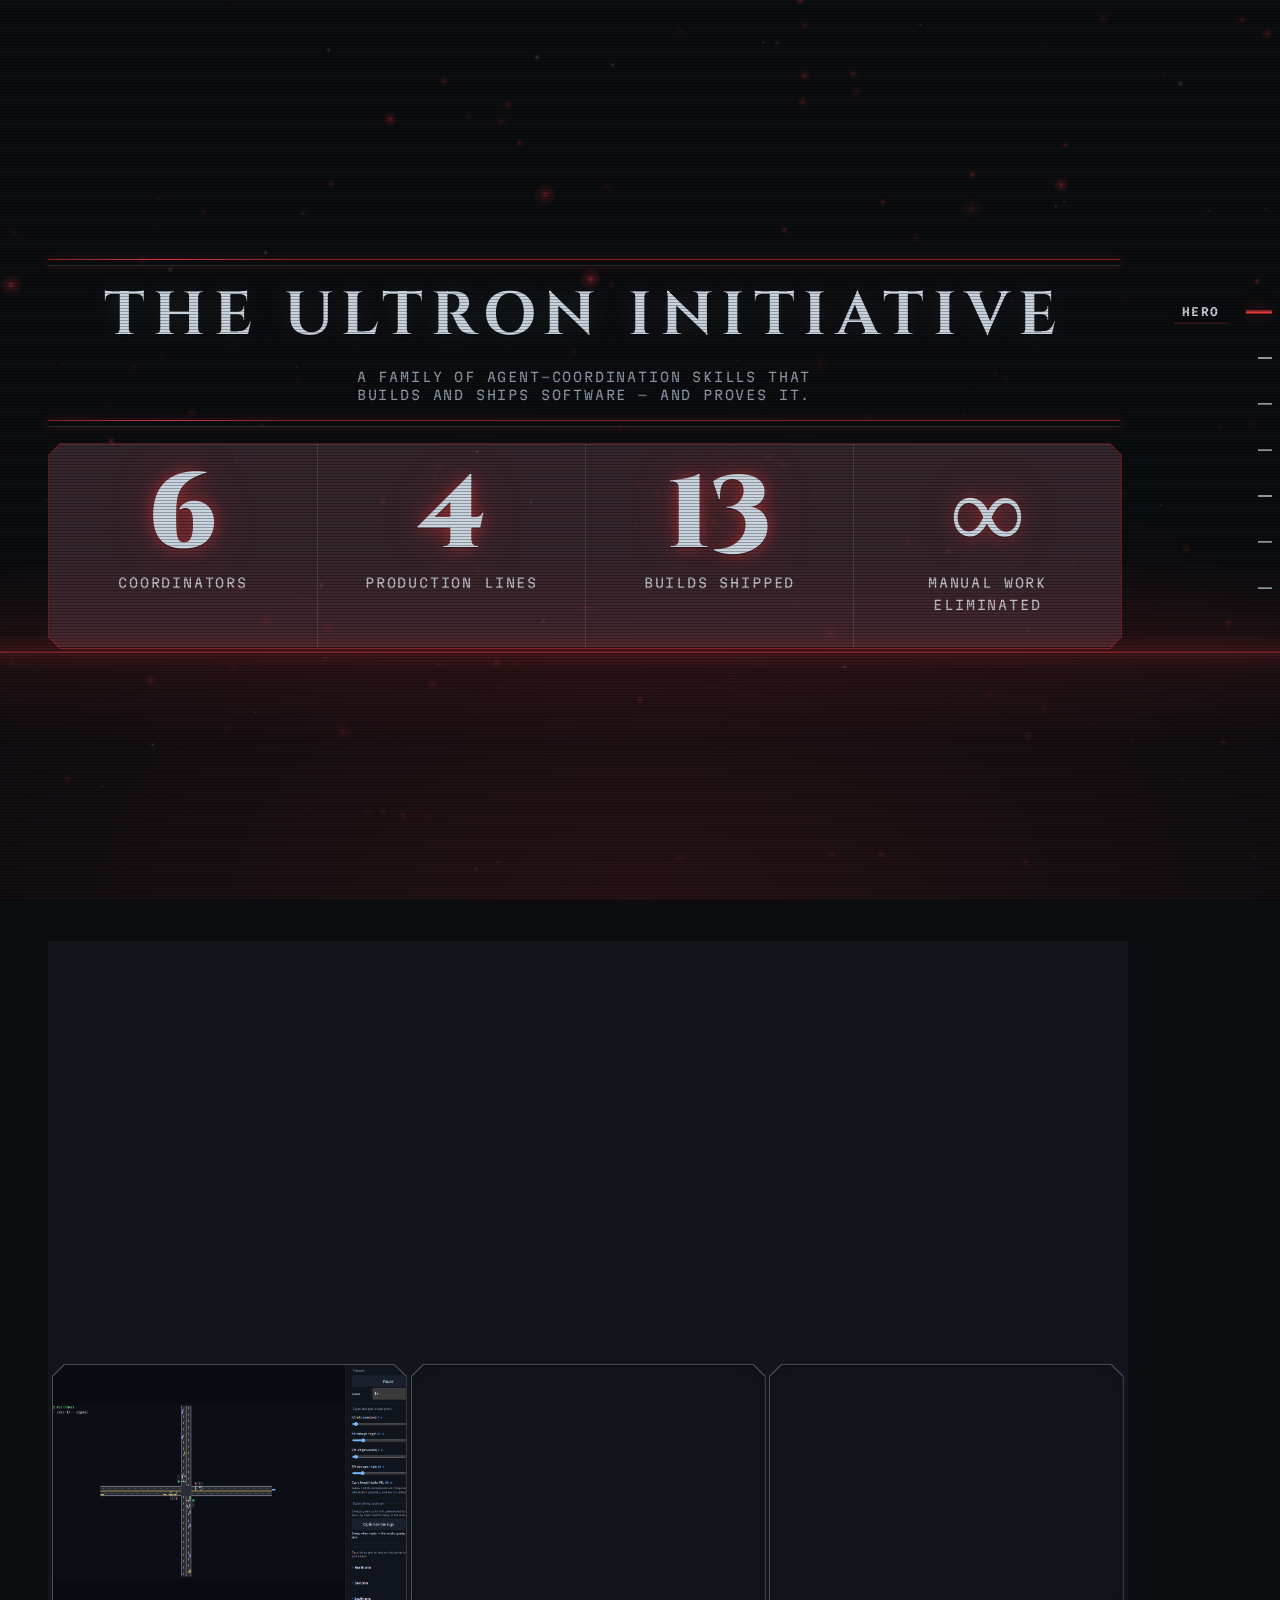
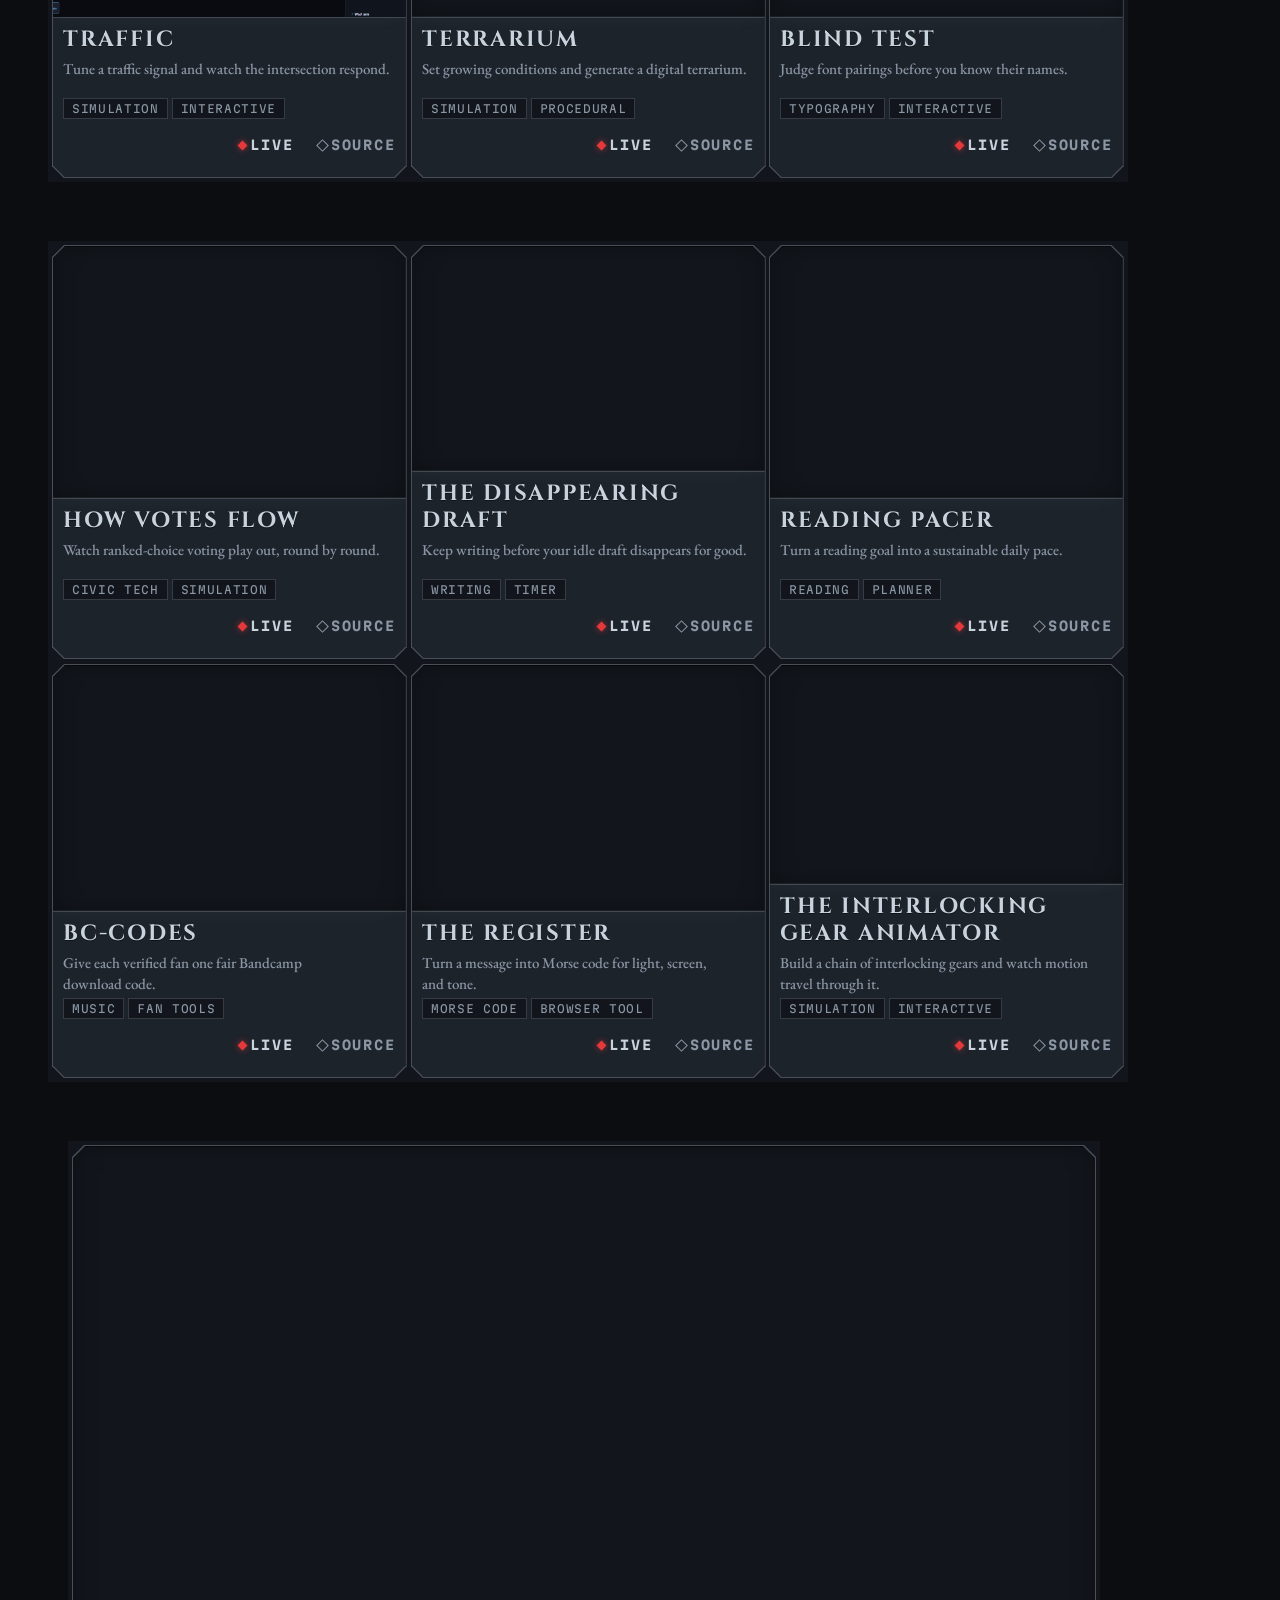
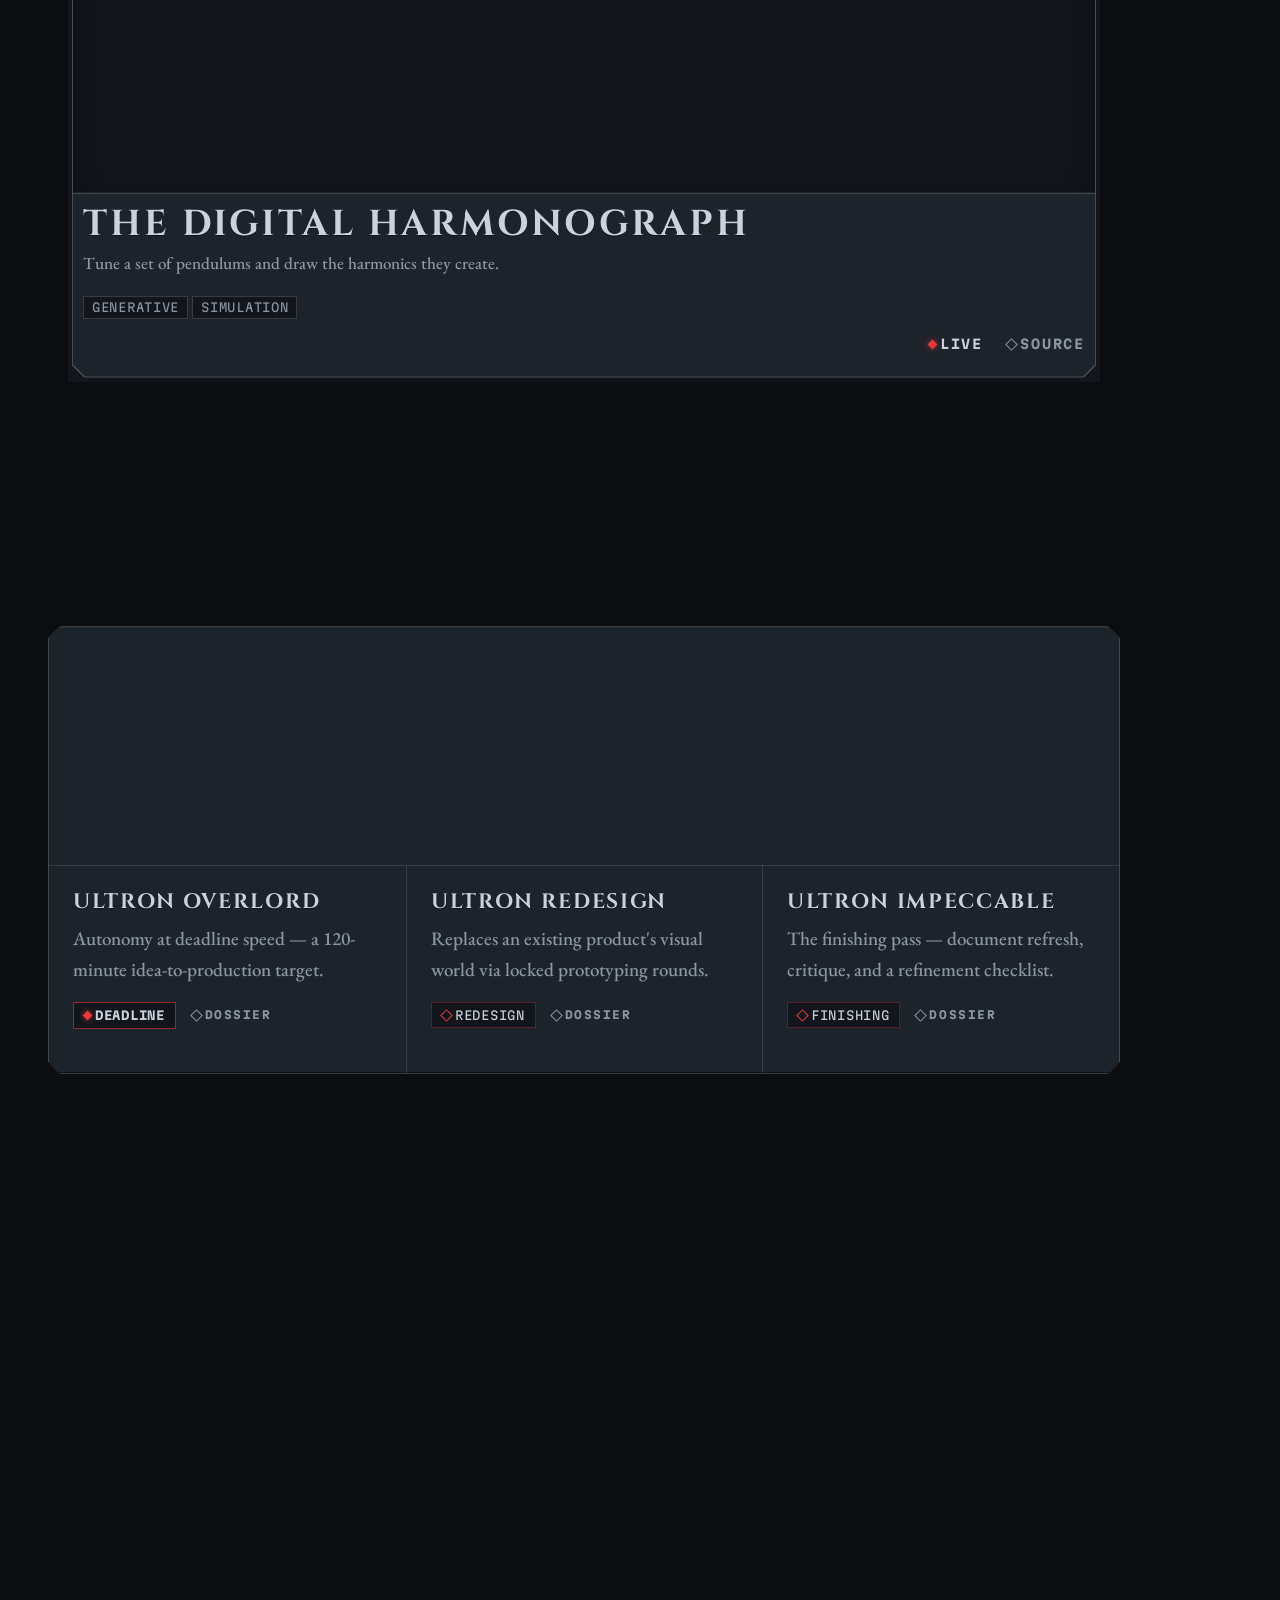
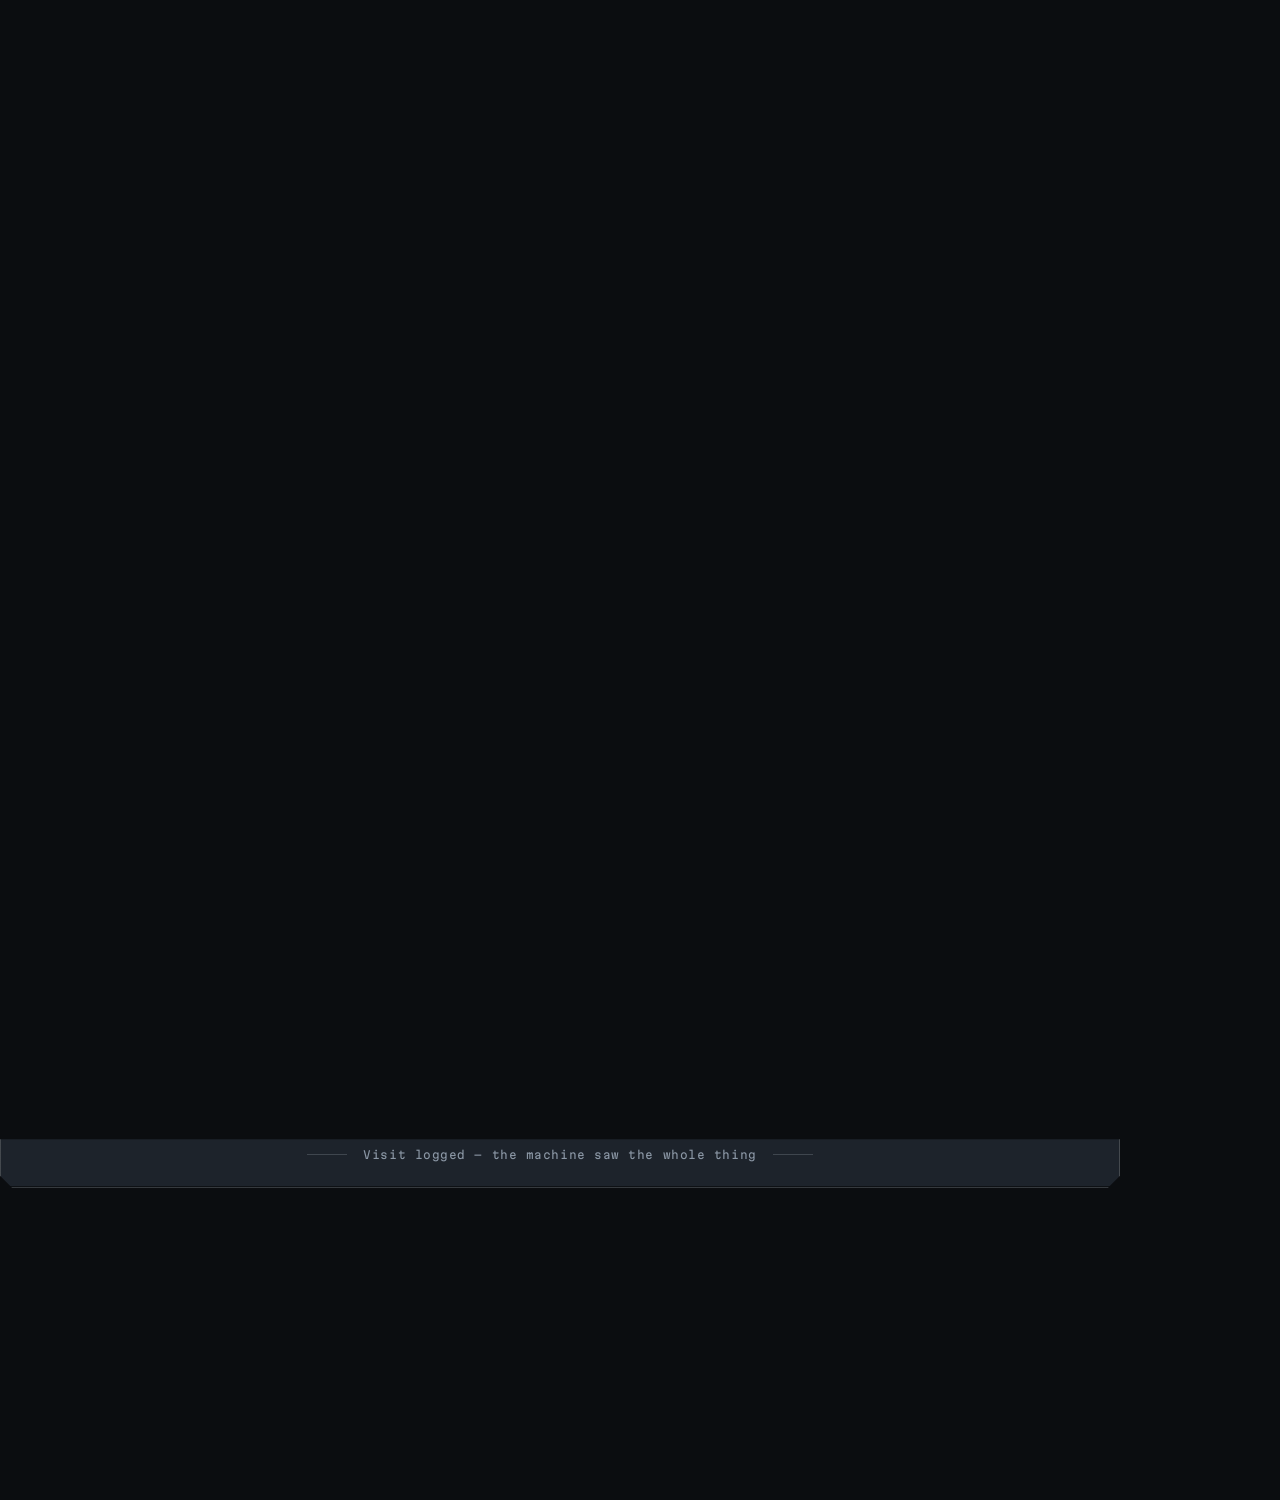
<file: index.html>
<!DOCTYPE html>
<html lang="en">
<head>
  <meta charset="utf-8">
  <meta name="viewport" content="width=device-width, initial-scale=1">
  <!-- V4 W1: stage the console BEFORE first paint. This one inline line is
       the page's only head-level JS (zero-build holds; same-document, zero
       requests). The `staged` class arms the snap architecture in
       css/styles.css section 14 — scroll-snap on the root scroller + the
       100svh stage sizing. With scripting disabled the class never lands,
       so the no-JS page degrades exactly as before: plain stacked
       auto-height sections that scroll normally (the V4 amendment's
       documented no-JS contract — see the noscript note below). -->
  <script>document.documentElement.classList.add("staged");</script>
  <title>The Ultron Initiative</title>
  <link rel="icon" type="image/svg+xml" href="assets/favicon.svg">
  <link rel="stylesheet" href="css/tokens.css">
  <link rel="stylesheet" href="css/styles.css">
  <script src="data/builds.js" defer></script>
  <script src="data/timeline.js" defer></script>
  <script src="js/main.js" defer></script>
  <!-- A3 render pipeline: defer keeps order data -> loader -> renderer. -->
  <script src="js/render.js" defer></script>
  <!-- V4 W1 stage console: HUD spine, active-stage tracking, hash deep-links.
       Loaded AFTER render.js (its boot needs the rendered wall pages) and
       BEFORE js/motion.js + js/field.js — V4 W2 ORDER: with defer, each
       module boots at its own evaluation (readyState is already
       "interactive", so the DOMContentLoaded listeners below never fire in
       the normal load), and motion.js's init must find ULTRON_STAGES
       already tracked to take the stage-choreography path (it also pulls
       the active stage directly at init, so the boot order is belt-and-
       braces); field.js reads the tracked active stage the same way. -->
  <script src="js/stages.js" defer></script>
  <!-- B5 motion system: defer keeps order data -> loader -> renderer -> stages
       -> motion -> field. -->
  <script src="js/motion.js" defer></script>
  <!-- V3 living hero field: defer keeps it last — the count-up's observer can
       only fire after every module has evaluated, so window.ULTRON_FIELD
       exists before motion.js can call ignite().
       V4 W1: the field is now a full-viewport FIXED backdrop behind every
       stage (styles.css section 14); stages.js' active-stage tracking feeds
       its restraint zones. -->
  <script src="js/field.js" defer></script>
</head>
<body>
  <!--
    Direction contract — V4 THE ONE INTERFACE (.impeccable/surfaces/index-html.md,
    "V2 direction contract (supersedes the v1 five-blocks ...)"; v1 key 4cf1bce5;
    the V4 staged delivery amends STORY + FORM only — THESIS, OWN-WORLD and
    FIRST VIEWPORT stand verbatim from the V2 ignition)

    - THESIS: The monument ignites — the same engraved honor-roll wall, now alive: every plate carries the real face of the build it honors, and the ground itself breathes crimson. Still refusing stacked marketing bands and soft-card grids; the refusal now has a pulse.
    - OWN-WORLD: unchanged identity (near-black `#0b0d10`, gunmetal `#1d232b`, chrome `#c9d3dd`, crimson `#e5383b` single active accent, scanlines, engraved plates) PLUS the visual layer: vendored real experiment screenshots framed as lit screens in the dark (hairline chrome frames, on-world hover treatment), and a canvas-driven crimson particle/scan field that lives behind the hero without upstaging the wordmark.
    - STORY: the monument becomes a single console — stages swap, the field persists. The visitor lands in a living field (the machine is on), reads the counters (scale), pages the image-led wall one viewport at a time (proof you can SEE, one click per plate), reads the dedications, walks the frieze as it sweeps, exits through the footer plate. Real scrolling stays the input — mandatory snap makes every stage exactly one viewport, and the persistent field sells the illusion that nothing scrolls away.
    - FIRST VIEWPORT: crimson particle field breathing behind the chrome wordmark "THE ULTRON INITIATIVE" (canvas, subtle, never obscuring); category line; monumental counter band counting up; the first image-led plates glinting at the fold.
    - FORM: Honor-Roll Wall ignited — v1 locked composition (key 4cf1bce5) + V2 ignition (user-locked options question, 2026-09-01), delivered since V4 (2026-09-01) as one staged console: mandatory-snap 100svh stages (HERO / WALL pages / ROSTER / FRIEZE / FOOTER), a full-viewport persistent canvas field behind them, a crimson HUD spine of stage ticks, and hash deep-links per stage.
    - FINISH: unreviewed and undocumented is unfinished; this build ends with the finish review, the verdict, DESIGN.md, and every shipping raster carrying its provenance.
  -->
  <!-- C1: the machine speaks even when it cannot run. Every section below
       is an empty mount until js/render.js fills it, so with scripting
       disabled the page would be a bare lintel — this notice names the
       mechanism and the recovery. The UA renders it ONLY when JS is off;
       with scripting enabled <noscript> content is never shown. -->
  <!-- D1: the skip link is the page's FIRST focusable element. It is
       visually hidden until focused (css section 9) and jumps straight to
       the wall — the first wall PAGE — past the wordmark and the counters.
       A plain anchor: it works with scripting disabled too. -->
  <a class="skip-link" href="#wall">Skip to the wall</a>
  <noscript>
    <!-- R3 ($impeccable polish): sentence case, machine voice — a long
         degraded passage in caps reads as shouting (the critique's
         all-caps-body finding); the transform came off in css section 8.
         Problem + recovery kept honest: JavaScript off, page empty, turn
         it on. V4 W1: with scripting disabled the `staged` class never
         lands (head script above), so what follows degrades to plain
         stacked sections that scroll normally — no snap, no spine. -->
    <p class="noscript-notice">The machine renders this monument — JavaScript carves every section from data. Your browser declines it, so the wall stands unassembled. Enable JavaScript, and it rises.</p>
  </noscript>
  <!-- D1 landmarks (V4 W1 amendment): the wordmark stamp is still the page
       banner (a body-level <header>); the footer is the contentinfo. One
       h1 — the wordmark. Two V4 changes, both logged: (1) the counter band
       (#stats) moved INTO the banner — the hero STAGE is wordmark +
       category + counters in one viewport; (2) js/stages.js appends a
       <nav class="spine"> at the end of <body> once the stages exist —
       the V4 stage-navigation landmark (A1's "no nav" note described a
       page with nothing to navigate; V4 gives it stages). -->
  <header id="hero" class="stage stage-hero">
    <!-- V3: the living field's canvas — declared in markup and sized by
         js/field.js. V4 W1: position:fixed, full viewport, BEHIND every
         stage (css/styles.css section 14) — the machine stays on while
         stages swap. Decorative ground, never content: aria-hidden, and
         with scripting disabled it NEVER initializes — an empty canvas
         renders nothing, so the no-JS hero is the same static world. -->
    <canvas id="hero-field" aria-hidden="true"></canvas>
    <!-- V4 W1: the lintel wrapper. The double-rule lintel brackets the
         WORDMARK (its designed furniture, css section 1); grouping the
         stamp + category keeps the rules there now that the hero stage
         also carries the counter band below them. -->
    <div class="hero-lintel">
      <!-- B2: the wordmark stamp. #hero is B2's build (A3 never renders it);
           the text is static branding, not data content. D1 moved it out of
           <main> into this banner <header>; styles are id-based, unchanged.
           V3-B: data-text is the CSS glitch layers' copy source (styles.css
           section 13 draws two aberration pseudo-copies from it with EMPTY
           ALT — the accessible name stays the one real text node below).
           KEEP data-text IN SYNC with the text if the wordmark ever
           changes; a desync degrades to a harmless mismatched burst. -->
      <h1 class="hero-wordmark" data-text="The Ultron Initiative">The Ultron Initiative</h1>
      <!-- R2 ($impeccable clarify): the one plain-language line — what the
           family is, in the machine's readout voice. Static branding like the
           wordmark above it; styled in css section 1 (.hero-category); a plain
           <p>, no heading, no landmark. -->
      <p class="hero-category">A family of agent-coordination skills that builds and ships software — and proves it.</p>
    </div>
    <!-- V4 W1: the counter band is the hero stage's lower half — the first
         viewport owns the power-on (field sweep + count-up) as one moment.
         js/render.js fills this mount from data exactly as before; only its
         parent changed (main -> banner, logged). -->
    <section id="stats"></section>
  </header>
  <main>
    <!-- V4 W1: #wall is the FIRST wall page (skip-link target, tabindex per
         D1 below). js/render.js paginates the validated builds into wall
         PAGE stages at the live viewport tier (>=1280px: 3-col x 2-row
         pages of six, the 13th screen a full-stage featured finale) and
         inserts the later pages (#wall-2, #wall-3, ...) as
         .stage.stage-wall siblings after this one. -->
    <!-- D1: tabindex="-1" lets the skip link move real focus onto the wall
         (anchors alone scroll but do not focus); the section's own outline
         is suppressed in css section 9 — it is a programmatic target, not a
         tab stop. -->
    <section id="wall" class="stage stage-wall" tabindex="-1"></section>
    <section id="roster" class="stage stage-roster"></section>
    <section id="frieze" class="stage stage-frieze"></section>
  </main>
  <!-- V4 W1: the footer STAGE carries the page's last inscription inside it —
       one viewport, one snap point, everything on it visible at rest (an
       element after the last stage sits below the console's final fold,
       reachable only by a deliberate extra gesture; measured: anchorTop 900
       of 900 at the FOOTER rest position, visible only at max scroll). -->
  <footer id="footer" class="stage stage-footer">
      <!-- S3 (V3 THE ARCHIVE, attempt 2): the monument's one carved line to the
           documentation wing (skills.html). Originally a sibling AFTER the
           footer plate (a stacked-document placement); V4 W1 moved the element
           INSIDE the footer stage, and js/render.js's renderFooter PRESERVES
           foreign children across re-renders. R2 ($impeccable layout, the
           footer-ending finding) makes it THE LEAD of the one composed footer
           plate — its styling moved from this element's S3-era inline block
           into css/styles.css section 6, so the footer's composition is owned
           in one place; href + text stay byte-exact. Foreign child still:
           the renderer preserves it. -->
    <a class="archive-anchor" href="skills.html">Further documentation — every skill and sub-skill, in depth</a>
    <!-- $impeccable delight — THE FINISH STAMP. The machine notices the
         visitor finish the walk (stage tracking literally observes it),
         so the last inscription acknowledges the visit once: a baked,
         always-readable line that carves in on the first FOOTER settle
         (js/motion.js adds .is-stamped; css section 6 carries the
         ignition and the reduced-motion kill). R2 seats it as the
         composed plate's foot tier — the final whisper: micro mono,
         sentence case (the caps transform came off; its 46-character
         line was the detector's caps-length finding). Baked visible =
         no-JS and screen readers get the line with zero motion. Foreign
         child like the anchor above: renderFooter preserves it. -->
    <p class="footer-stamp">Visit logged — the machine saw the whole thing</p>
  </footer>
</body>
</html>
</file>
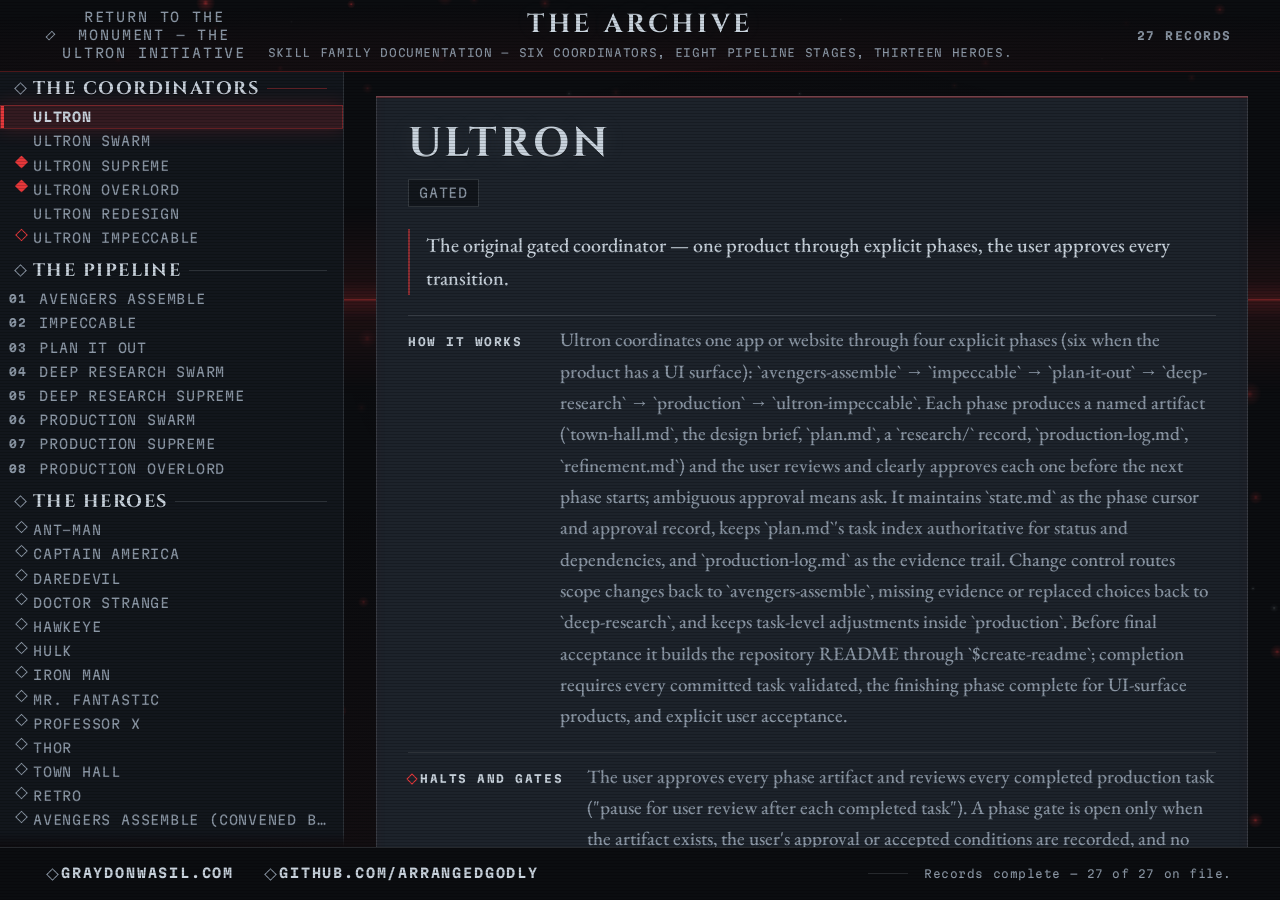
<file: skills.html>
<!DOCTYPE html>
<html lang="en">
<head>
  <meta charset="utf-8">
  <meta name="viewport" content="width=device-width, initial-scale=1">
  <title>The Archive — The Ultron Initiative</title>
  <link rel="icon" type="image/svg+xml" href="assets/favicon.svg">
  <!-- S3 stylesheet order: tokens first (the locked world, read-only), then
       this page's own sheet — css/styles.css is deliberately NOT linked; the
       archive owns its entire surface so the parallel amplification pass can
       churn styles.css without ever reaching in here. -->
  <link rel="stylesheet" href="css/tokens.css">
  <link rel="stylesheet" href="css/skills.css">
  <!-- S2 load order + the S3 console layer (all defer, execution order
       preserved): data -> loader -> renderer -> console. js/skills-console.js
       is a pure ENHANCER — see the direction contract below. -->
  <script src="data/skills.js" defer></script>
  <script src="js/skills-loader.js" defer></script>
  <!-- S2 render pipeline: defer keeps order data -> loader -> renderer. -->
  <script src="js/skills.js" defer></script>
  <!-- S3 console enhancer: defer keeps it AFTER the S2 renderer, so it
       transforms a fully rendered document (and skips silently if the S2
       contract is not on the wall). -->
  <script src="js/skills-console.js" defer></script>
  <!-- V3-R archive ember field: defer keeps it AFTER the console enhancer
       (the front page's stages->field order). It paints ONLY when the
       console is armed (js/skills-field.js pulls html.console-armed at
       boot and listens for "ultron:archivearmed") — the stacked
       degradation never lights a mote. -->
  <script src="js/skills-field.js" defer></script>
</head>
<body>
  <!--
    Direction contract — S3 THE ARCHIVE, attempt 2: THE ARCHIVE CONSOLE
    (.impeccable/surfaces rules apply; the locked world is css/tokens.css,
    consumed read-only). Attempt 1 built a stacked scrolling documentation
    page and was cancelled by the owner mid-flight — "way too much
    scrolling". Content, scope and visual world are unchanged; only the
    interaction model is re-specified.

    - THESIS: the monument's documentation wing as an ARCHIVE CONSOLE — a
      compact header band naming the wing, a persistent INDEX RAIL listing
      every entry grouped by FAMILY (6) / PIPELINE (8) / HEROES (13), and
      a DETAIL PANEL showing exactly ONE selected entry. Clicking a rail
      entry swaps the panel. Desktop (>=1024): rail and panel share the
      viewport, zero page scroll. Mobile (<1024): the rail becomes a
      two-tier control — three group tabs + a horizontally scrollable
      entry chip row — with the panel beneath. The same engraved
      crimson-and-gunmetal world, quieted to a reading room.
    - PROGRESSIVE ENHANCEMENT (the house pattern, cf. V4 arming):
      1. The S2 renderer (data/skills.js -> js/skills-loader.js ->
         js/skills.js, all defer in that order) renders the FULL stacked
         document into #skills-family / #skills-pipeline / #skills-heroes.
      2. js/skills-console.js transforms that document into the console
         ONLY when it runs: it builds the rail from the rendered entries,
         promotes each entry to role=tabpanel, hides the inactive ones,
         and owns selection/hash/ARIA. Its arming class
         (html.console-armed) is the single switch css/skills.css keys
         on; every console rule lives under that prefix.
      3. The three mounts below ship PRE-RENDERED: the static bytes are
         the S2 renderer's own output, captured and baked by the S3
         harness (never hand-typed). With JS disabled the full stacked
         document is already on the wall — the noscript band says so;
         with the renderer running it clears the mounts and re-renders
         the same nodes from data (the data files stay the ONLY content
         source); script-error'd, or with js/skills-console.js absent,
         the page remains the complete stacked document (scrolling is
         fine in degradation). REGEN RULE: after editing data/skills.js,
         re-bake the mounts from the renderer output (load with the
         console script removed, serialize each mount) — never hand-edit
         the baked markup.
    - ARIA (WAI-ARIA Tabs): the rail is a labelled group of three
      per-family tablists (aria-orientation vertical on desktop,
      horizontal on the mobile chip row), one role=tab per entry with
      aria-selected + a roving tabindex shared across all three (only
      the selected tab is tabbable). The section h2s (S2's
      section-heading) MOVE into the rail as the groups' labels —
      outside the tablists, because raw headings are not legal tablist
      children — staying in the heading outline: visually hidden on the
      mobile chip tier, visible wall-plate labels on the desktop rail.
      The panel is a fresh WRAPPER div[role=tabpanel] (aria-labelledby
      its tab, tabindex=0 so Tab exits the rail into the panel, then
      the footer, in DOM order — no traps) holding the entry itself,
      because <article>/<li> entries cannot legally carry role=tabpanel
      (HTML-ARIA allowed-role tables); the entry keeps its own id — the
      deep-link anchor — untouched inside. ArrowUp/ArrowDown (desktop)
      and ArrowLeft/ArrowRight (chips) walk selection-follows-focus
      across group boundaries; Home/End jump; R4 adds the typeahead
      accelerator — typing a printable prefix jumps to the next entry
      beginning with it, wrapping the index (WAI-ARIA Tabs practice);
      the arrow walk uses
      history.replaceState so browsing history records real selections,
      not every keystroke.
    - HASH: selection writes the entry's existing S2 anchor
      (#skill-<id> / #hero-<id>) — deep links select on load, browser
      back/forward traverse selections (hashchange); with no hash the
      first family entry is selected.
    - MOTION: V3-R ARCHIVE IGNITION — the wing carries the front page's
      living energy, one moment at a time. (R1, 2026-09-02: the ember
      field was RAISED from its original calm tier to the MAIN register —
      one machine, one heartbeat; see the refinement log.) (1) An
      archive-scoped ember field (js/skills-field.js — field.js's
      archive-voiced sibling at the same register, never the same file)
      breathes behind the console on ONE canvas declared below: the same
      mote density/energy and the same sweep + echo heartbeat cadence as
      the monument's field, its header restraint zones measured so the
      lintel's text pairs hold their contrast floors; it lights only
      when the console arms, pauses on tab-hidden, and paints ONE static
      still under reduced motion with zero rAF ever. (2) ONE power-on
      per selection: a scan sweep crosses the spec sheet once while the
      panel's rows land in the ~60ms house cadence (name ->
      lens/essence -> fields -> signature last, carving in), then
      quiet. (3) The rail: an arrival flash on
      the newly selected chip, one traveling pulse down the rail on
      group switches, and a duty-cycle-safe idle shimmer on the lit tab
      (armed only after the opening settles). (4) The census numeral
      counts up once on first load with the field's power-on sweep.
      Panel swaps keep the opacity-only 120ms fade beneath the
      choreography. Reduced motion: zero animation, zero rAF, everything
      fully readable in static lit states, always.
    - FINISH: unreviewed and undocumented is unfinished; this build ends
      with the disposable-harness proof pass (a-m) and its production-log
      entry. S4 re-verifies everything cold.
  -->
  <!-- V3-R: the archive's living ground — the front page's persistent
       canvas field, archive-voiced. Declared in markup, sized and
       painted ONLY by js/skills-field.js, and only once the console is
       armed: with scripting disabled (or any stacked degradation) it
       stays an empty, invisible element — the canvas never initializes.
       position:fixed behind the console chrome (css/skills.css owns the
       stacking); aria-hidden + pointer-inert. -->
  <canvas id="archive-field" aria-hidden="true"></canvas>
  <!-- D1 pattern (mirrored from index.html): the skip link is the page's
       FIRST focusable element, hidden until focused, jumping past the
       header band straight to the records (#archive-main carries
       tabindex="-1" so real focus moves; its outline is suppressed in
       css/skills.css). A plain anchor: works with scripting disabled
       too. -->
  <a class="skip-link" href="#archive-main">Skip to the archive records</a>
  <noscript>
    <!-- C1 pattern (mirrored from index.html), console-voiced: sentence-case
         machine voice, problem + recovery — and, because the mounts below
         ship pre-rendered, the honest addendum that the FULL document
         stands below as one continuous record. The UA renders this ONLY
         when JS is off. -->
    <p class="noscript-notice">The machine indexes this archive — JavaScript renders every record from data and seats the console over it. Your browser declines it, so the console stays dark and the full document stands below as one continuous record: every entry is here to read. Enable JavaScript, and the index returns.</p>
  </noscript>
  <!-- Landmarks: the header band is the page banner (body-level <header>),
       the console + stacked halls live in <main>, the footer plate is the
       contentinfo. One h1 — the wing's wordmark. The h2 per section is
       RENDERED BY THE S2 PIPELINE (js/skills.js); on this surface the
       console re-seats them as the rail's group labels (outline h1 -> h2
       -> h3 entries -> h4 labeled fields stays clean in both modes). -->
  <header id="archive-head">
    <!-- The one clear way back — unique descriptive text (D1), 44px target,
         the inert hollow-diamond marker (it returns, it does not act).
         The census readout (right column in console mode) restates the
         index as one number; hidden in the stacked degradation, where the
         category line already carries the counts. -->
    <p class="archive-return"><a class="archive-return-link" href="index.html">Return to the monument — The Ultron Initiative</a></p>
    <h1 class="archive-wordmark">The Archive</h1>
    <p class="archive-category">Skill family documentation — six coordinators, eight pipeline stages, thirteen heroes.</p>
    <p class="archive-census">27 records</p>
  </header>
  <main id="archive-main" tabindex="-1">
    <!-- The three S2 mounts, filled by js/skills.js from
         window.ULTRON_SKILLS_DATA alone; the baked static content below is
         that renderer's own output (see the direction contract's REGEN
         RULE). Empty/invalid groups degrade to styled .empty-state plates,
         never blank sections. js/skills-console.js appends its rail and
         detail stage INSIDE this element (after the sections) when it
         arms; the sections themselves are display:none in console mode
         but stay in the DOM as the re-render mounts. -->
    <section id="skills-family"><h2 class="section-heading">The coordinators</h2><div class="family-grid"><article class="family-member" id="skill-ultron" data-skill="ultron"><h3 class="family-name">Ultron</h3><p class="family-mode" data-mode="gated">gated</p><p class="family-essence">The original gated coordinator — one product through explicit phases, the user approves every transition.</p><div class="field field-how"><h4 class="field-heading">How it works</h4><p class="field-text">Ultron coordinates one app or website through four explicit phases (six when the product has a UI surface): `avengers-assemble` → `impeccable` → `plan-it-out` → `deep-research` → `production` → `ultron-impeccable`. Each phase produces a named artifact (`town-hall.md`, the design brief, `plan.md`, a `research/` record, `production-log.md`, `refinement.md`) and the user reviews and clearly approves each one before the next phase starts; ambiguous approval means ask. It maintains `state.md` as the phase cursor and approval record, keeps `plan.md`'s task index authoritative for status and dependencies, and `production-log.md` as the evidence trail. Change control routes scope changes back to `avengers-assemble`, missing evidence or replaced choices back to `deep-research`, and keeps task-level adjustments inside `production`. Before final acceptance it builds the repository README through `$create-readme`; completion requires every committed task validated, the finishing phase complete for UI-surface products, and explicit user acceptance.</p></div><div class="field field-gates"><h4 class="field-heading">Halts and gates</h4><p class="field-text">The user approves every phase artifact and reviews every completed production task ("pause for user review after each completed task"). A phase gate is open only when the artifact exists, the user's approval or accepted conditions are recorded, and no blocking decision is unresolved; revised plans need approval as a whole before production. Final acceptance is the user's.</p></div><div class="field field-when"><h4 class="field-heading">When to reach for it</h4><p class="field-text">The full production line with the user in control of every phase transition.</p></div></article><article class="family-member" id="skill-ultron-swarm" data-skill="ultron-swarm"><h3 class="family-name">Ultron Swarm</h3><p class="family-mode" data-mode="delegated">delegated (user gates preserved)</p><p class="family-essence">The delegated line — identical gates, but subagents do the tasks and the main thread only dispatches, relays, and gates.</p><div class="field field-how"><h4 class="field-heading">How it works</h4><p class="field-text">Same phase chain as ultron with delegated variants: `avengers-assemble` → `impeccable` → `plan-it-out` → `deep-research-swarm` → `production-swarm` → `ultron-impeccable`, and "Every gate from `$ultron` is preserved." The main thread is a dispatcher, not a worker: it never opens `plan.md` or `production-log.md`, tracks only task IDs, one-line results, and the phase cursor, and passes artifact paths and condensed decisions between phases rather than full contents. Worker subagents read their own task entries, append their own log entries, and flip their own statuses in their own context. An existing `$ultron` or `$ultron-supreme` run is taken over in place (never copied or forked) with a lineage note in `state.md`; the artifact triad stays the contract so any coordinator can resume the run.</p></div><div class="field field-gates"><h4 class="field-heading">Halts and gates</h4><p class="field-text">Every gate from `$ultron`: the user approves each phase artifact and reviews every completed production task. Tasks already `awaiting-approval` at conversion still get their user review.</p></div><div class="field field-when"><h4 class="field-heading">When to reach for it</h4><p class="field-text">The same gated line when task work must stay out of the main context window.</p></div></article><article class="family-member" id="skill-ultron-supreme" data-skill="ultron-supreme"><h3 class="family-name">Ultron Supreme</h3><p class="family-mode" data-mode="autonomous">autonomous</p><p class="family-essence">The autonomous line — the user controls the start and the goal; supreme auto-approves everything in between and halts only on its halt list.</p><div class="field field-how"><h4 class="field-heading">How it works</h4><p class="field-text">Same phase chain with autonomous variants: `avengers-assemble` → `impeccable` → `plan-it-out` → `deep-research-supreme` → `production-supreme` → `ultron-impeccable`. It auto-approves each stage and each completed task, records every self-granted approval as `auto-approved (ultron-supreme)` with an evidence path, and keeps queueing the next task without waiting. Production tasks run one at a time through worker subagents checked by separate verifier subagents. Context discipline matches swarm — the main thread tracks only task IDs, attempt counts, one-line results, and the phase cursor. Assembly still runs as a user conversation, Design is supreme's single design-direction touchpoint, and the plan gets one user review; from research onward, supreme self-approves.</p></div><div class="field field-gates"><h4 class="field-heading">Halts and gates</h4><p class="field-text">Halts only for the halt list: destructive or irreversible operations; external publishing (`git push`, package publishing, deployments); wizard-lane tasks only a human can perform; scope changes that alter the approved scoping brief; a task failing twice in a row; the 20-dispatch task cap per run; and a closing critique that still finds material issues after the refinement queue. Everything else — stage transitions, research dispositions, task approvals, within-brief plan revisions — is auto-approved and recorded.</p></div><div class="field field-when"><h4 class="field-heading">When to reach for it</h4><p class="field-text">Hands-off production — the user sets the start and the goal and supreme runs everything between.</p></div></article><article class="family-member" id="skill-ultron-overlord" data-skill="ultron-overlord"><h3 class="family-name">Ultron Overlord</h3><p class="family-mode" data-mode="deadline-driven">deadline-driven</p><p class="family-essence">The autonomous line at deadline speed — one intake sitting, enforced task budgets, and scope shed to defend a 120-minute idea-to-production target.</p><div class="field field-how"><h4 class="field-heading">How it works</h4><p class="field-text">The same phases, halt list, verifier, and artifacts as `$ultron-supreme`, but deadline-driven: `avengers-assemble` → `impeccable` → `plan-it-out` → `deep-research-supreme` → `production-overlord` → `ultron-impeccable`. Every interactive moment — scoping questions, the design-direction delegation, the plan review — is batched into one consolidated intake sitting at the start; anything unanswered proceeds with stated assumptions recorded in `state.md`. A runtime clock starts at intake and every task's budget and actual duration are appended as the run proceeds; burn-down is announced at every phase handoff. Workers run in the background on enforced budgets, are hard-stopped at expiry, get one wrap-up redispatch, and overrun tasks are deferred — while the run projection, once it exceeds 120 minutes, sheds scope by priority (defer P2/P3, trim refinements to P0/P1).</p></div><div class="field field-gates"><h4 class="field-heading">Halts and gates</h4><p class="field-text">Same halt list as supreme (destructive operations, external publishing, wizard-lane tasks, scope changes, the 20-dispatch cap, the finishing ceiling) with one split: a budget overrun is not a halt — the worker is stopped and the task wrapped or deferred — but a substantive double-failure (the verifier rejecting the same task twice on merit) halts with a diagnosis. "No deadline pressure excuses skipping verification or a halt condition"; scope shedding never cuts verification or anything on the halt list.</p></div><div class="field field-when"><h4 class="field-heading">When to reach for it</h4><p class="field-text">When speed matters more than exhaustive polish — idea to production inside a defended two-hour budget.</p></div></article><article class="family-member" id="skill-ultron-redesign" data-skill="ultron-redesign"><h3 class="family-name">Ultron Redesign</h3><p class="family-mode" data-mode="gated">gated (approval-only — "the user drives every taste decision")</p><p class="family-essence">The visual-world replacement line — multi-option prototyping rounds locked one choice at a time; the look changes, the product facts don't.</p><div class="field field-how"><h4 class="field-heading">How it works</h4><p class="field-text">Six stages. Intake asks what is driving the redesign, which surfaces are in scope, what is off-limits, and which product facts must survive. Baseline captures the incumbent: `$impeccable document` (only if DESIGN.md is missing or stale), an unattended read-only `$impeccable audit` scoring five technical dimensions 0–4, and a `$impeccable critique` through a delegated orchestrator — both scores and key findings recorded as the baseline in `redesign.md`. The direction round derives seven grounded visual systems from the audience's cultural world, deals a hand via script, and serves a decision page the user steers and re-rolls; the locked card becomes the new world. Schedule transcribes the work into `redesign.md` as surface rounds, element rounds, command items, and extract items, ordered world → surfaces → elements → polish. Execute runs items one at a time through worker subagents with the user locking each choice, and Finish hands off to `$ultron-impeccable` in approval mode, comparing the closing critique score against the baseline.</p></div><div class="field field-gates"><h4 class="field-heading">Halts and gates</h4><p class="field-text">The user locks the direction card, each surface round, and each element pick; each executed item's report is approved, adjusted, or skipped at the gate before the next dispatch. A change that alters product function, content, or behavior halts the schedule and routes to `$ultron`; newly discovered surfaces join the schedule as queued items rather than being built ad hoc, and intake's boundary is not silently expanded.</p></div><div class="field field-when"><h4 class="field-heading">When to reach for it</h4><p class="field-text">Replacing an existing product's visual world without changing its product facts.</p></div></article><article class="family-member" id="skill-ultron-impeccable" data-skill="ultron-impeccable"><h3 class="family-name">Ultron Impeccable</h3><p class="family-mode" data-mode="mode-dependent">mode-dependent — gated in approval mode (the default), autonomous in auto mode where only the verifier grants approval</p><p class="family-essence">The finishing pass — a document refresh, a critique, and a transcribed refinement checklist executed one gated change at a time.</p><div class="field field-how"><h4 class="field-heading">How it works</h4><p class="field-text">Runs only for UI-surface products, only after production, and only re-runs when the user explicitly asks. It first runs `$impeccable document` (a quick refresh when DESIGN.md is current; a full refresh only when missing or stale), then `$impeccable critique` through a delegated orchestrator subagent that spawns two isolated assessments, synthesizes them, persists the snapshot under `.impeccable/critique/`, and returns the condensed report plus an Action Summary of recommended commands. The Action Summary is transcribed into `refinement.md` — one entry per command, each mapped to its critique finding — and executed one at a time in priority order through worker subagents carrying the full UI build discipline. In auto mode, a simulated-user proxy answers impeccable's questions from `town-hall.md`, the design brief, and `PRODUCT.md`, recording each answer as `simulated (auto mode)`.</p></div><div class="field field-gates"><h4 class="field-heading">Halts and gates</h4><p class="field-text">Approval mode (routed by `ultron` and `ultron-swarm`): every queued refinement stops for user approval and impeccable's interactive gates go to the user directly. Auto mode (routed by `ultron-supreme`): a verifier subagent grants `auto-approved (ultron-supreme)`, and the phase halts on a second consecutive failed refinement or a closing critique that still finds material issues — "a quality ceiling, not a silent loop."</p></div><div class="field field-when"><h4 class="field-heading">When to reach for it</h4><p class="field-text">After production completes on a UI-surface product in an ultron line.</p></div></article></div></section>
    <section id="skills-pipeline"><h2 class="section-heading">The pipeline</h2><ol class="pipeline-line"><li class="pipeline-stage" id="skill-avengers-assemble" data-skill="avengers-assemble"><h3 class="pipeline-name">Avengers Assemble</h3><p class="pipeline-role">Assembly phase (scoping) — every ultron-family coordinator's first phase; writes `town-hall.md`.</p><div class="field field-how"><h4 class="field-heading">How it works</h4><p class="field-text">An interactive, grilling-style scoping assembly chaired by Nick Fury, "not a monologue brief": each hero speaks in one round and their stance — support, concern, cost/risk, claimed workload — is written into the brief's Hero Perspectives as the meeting runs. The `grilling` skill then works the content cluster by cluster (problem &amp; users; MVP boundary &amp; non-goals; journeys/states/success measures; constraints/assumptions/risks; open-question dispositions). Each hero confirms or corrects their perspective individually — "never batch them into a single end-of-meeting approval" — and every open question is dispositioned to planning, research, or production with its blocking status.</p></div></li><li class="pipeline-stage" id="skill-impeccable" data-skill="impeccable"><h3 class="pipeline-name">Impeccable</h3><p class="pipeline-role">Design phase (`init` + `shape`) for UI-surface products; also owns the UI build discipline inside production and the evaluate/refine commands the finishing pass runs.</p><div class="field field-how"><h4 class="field-heading">How it works</h4><p class="field-text">A frontend design skill that routes every request through a Commands table (`shape`, `init`, `document`, `extract`, `critique`, `audit`, `polish`, `bolder`, `quieter`, `distill`, `harden`, `onboard`, `animate`, `colorize`, `typeset`, `layout`, `delight`, `overdrive`, `clarify`, `adapt`, `optimize`, `live`), each with its own reference playbook; with no argument it presents a context-aware menu and never auto-runs. In the ultron line, `init` derives `PRODUCT.md` from `town-hall.md` without re-interviewing and records the build path, while `shape` asks only the design delta in one round and its built-in confirmation stop is the Design phase's gate. Its modes name the visitor's success (Persuade, Operate, Read, Experience), and its standing rules are "Refinement preserves; redesign replaces" and "The brief wins."</p></div></li><li class="pipeline-stage" id="skill-plan-it-out" data-skill="plan-it-out"><h3 class="pipeline-name">Plan It Out</h3><p class="pipeline-role">Planning phase — turns the approved brief into `plan.md`.</p><div class="field field-how"><h4 class="field-heading">How it works</h4><p class="field-text">Reads the approved scoping brief and extracts every committed requirement, journey, state, acceptance criterion, constraint, non-goal, and open question, then divides the work by role — structuring lanes from the avengers-assemble hero-claims table when the handoff note carries one. Each lane decomposes into bite-sized tasks with stable IDs, owner roles, statuses, dependencies, acceptance criteria, and size signals, ordered around the critical path with a thin end-to-end path early. The plan is ready when every committed scope item maps to at least one task and every task maps back to scope; the gate is explicit user approval before research begins.</p></div></li><li class="pipeline-stage" id="skill-deep-research-swarm" data-skill="deep-research-swarm"><h3 class="pipeline-name">Deep Research Swarm</h3><p class="pipeline-role">Research phase for `ultron-swarm`.</p><div class="field field-how"><h4 class="field-heading">How it works</h4><p class="field-text">Turns the plan's unknowns into implementation-ready decisions through fully delegated, independent tracks that write full records under `research/` and return at most five lines. Before dispatch, one consolidated list of queued questions with recommended dispositions (skip or research) is posted for the user to adjust in a single pass. When the plan's lanes carry hero claims, each track is sponsored by its matching hero and investigated through their lens; summaries are synthesized into a decision matrix the user dispositions choice by choice — "No meaningful choice enters production without an explicit user disposition."</p></div></li><li class="pipeline-stage" id="skill-deep-research-supreme" data-skill="deep-research-supreme"><h3 class="pipeline-name">Deep Research Supreme</h3><p class="pipeline-role">Research phase for `ultron-supreme` (and `ultron-overlord`).</p><div class="field field-how"><h4 class="field-heading">How it works</h4><p class="field-text">Same track contract and hero sponsorship as the swarm variant, but autonomous: a subagent reads `plan.md` and returns the research queue, dispositions are applied automatically and recorded, and every committed decision is marked `auto-approved (ultron-supreme)` with its evidence path — no user gate in this phase. It halts only if a choice would change the scoping brief (user problem, MVP boundary, success measures, non-goals) or something on the supreme halt list fires; plan updates are applied by a subagent, never by re-reading `plan.md` into the main thread.</p></div></li><li class="pipeline-stage" id="skill-production-swarm" data-skill="production-swarm"><h3 class="pipeline-name">Production Swarm</h3><p class="pipeline-role">Production phase for `ultron-swarm`.</p><div class="field field-how"><h4 class="field-heading">How it works</h4><p class="field-text">Executes the plan one task at a time in dependency order through worker subagents that own their own artifacts: each reads its own task entry, validates at the task's boundary, sets itself `awaiting-approval`, appends its own production-log entry, and returns a compact gate briefing of about ten lines. The main thread never opens `plan.md` or `production-log.md` — it dispatches by task ID and relays briefings without augmenting them. A hard user review gate follows every completed task ("Treat the next task as authorized only after the user responds"), and wizard-lane tasks produce a script for the user to run rather than running it end-to-end.</p></div></li><li class="pipeline-stage" id="skill-production-supreme" data-skill="production-supreme"><h3 class="pipeline-name">Production Supreme</h3><p class="pipeline-role">Production phase for `ultron-supreme`.</p><div class="field field-how"><h4 class="field-heading">How it works</h4><p class="field-text">Executes the plan one task at a time through worker subagents verified by separate, independent verifier subagents: the worker reports, the verifier re-validates acceptance criteria with its own checks, and on a pass the task is auto-approved and the next dispatches immediately. A failed verification re-dispatches the same task once with the failure context; the second consecutive failure halts. Worker lanes carry their owning hero's concern as the diligence emphasis and report under that hero's name; UI tasks follow impeccable's build discipline, and only the verifier's verdict — never impeccable's `ship` — grants the auto-approval.</p></div></li><li class="pipeline-stage" id="skill-production-overlord" data-skill="production-overlord"><h3 class="pipeline-name">Production Overlord</h3><p class="pipeline-role">Production phase for `ultron-overlord`.</p><div class="field field-how"><h4 class="field-heading">How it works</h4><p class="field-text">The production master on enforced time budgets: task budgets derive from the size signal (S = 5 minutes, M = 10, L = 20, default 10), workers are dispatched in the background with the budget in the prompt, and the coordinator waits with a timeout equal to the budget. At expiry the worker is hard-stopped and re-dispatched once with the wrap-up order ("ship what works now, record what is unfinished, return immediately") on a third of the original budget; a second overrun or failed acceptance marks the task `deferred (over budget)` and the run moves on. Every completed or deferred task appends budget and actual duration to `state.md` and re-checks the projection against the 120-minute run budget; only the verifier grants `auto-approved (ultron-overlord)`.</p></div></li></ol></section>
    <section id="skills-heroes"><h2 class="section-heading">The heroes</h2><div class="heroes-grid"><article class="hero" id="hero-ant-man" data-hero="ant-man"><h3 class="hero-name">Ant-Man</h3><p class="hero-lens">Scope — the MVP boundary, the non-goals, and the smallest version that still proves the point.</p><div class="field field-what"><h4 class="field-heading">What it does</h4><p class="field-text">Reviews a plan, backlog, or proposed change item by item against the outcome it exists to achieve, hunting hidden second projects, scope creep disguised as completeness, and non-goals quietly becoming goals. Findings carry severity (P0 scope that hides a second project, P1 deferrable, P2 trimming) with a concrete cut, defer, or shrink recommendation each — never a unilateral cut, "scope changes route through the line's change-control rules."</p></div><div class="field field-calls"><h4 class="field-heading">When ultron calls it</h4><p class="field-text">Core team, assembled "for every product" (avengers-assemble) — he owns the MVP boundary and non-goals; production workers on an Ant-Man lane carry "Ant-Man scope discipline" as their diligence emphasis (production-swarm/supreme/overlord worker contracts); `$impeccable distill` complements the lens on content-heavy UI. Ran in this site's production — as the boundary audit inside E1's acceptance verification (state.md: "Ant-Man boundary audit clean — zero tracker/framework/search/filter/comment/auth/CMS surface in grep and rendered DOM, interactive surface is exactly 29 anchors").</p></div><blockquote class="hero-signature">Can we do this at 10% of the size first?</blockquote></article><article class="hero" id="hero-captain-america" data-hero="captain-america"><h3 class="hero-name">Captain America</h3><p class="hero-lens">Security and privacy — auth, data safeguarding, and privacy as a first principle.</p><div class="field field-what"><h4 class="field-heading">What it does</h4><p class="field-text">Scans authentication and authorization, data handling at rest and in transit, secrets management, input validation and injection surfaces, transport protections, and privacy exposure — what is collected versus what the product actually needs. Findings carry severity (P0 exploitable or a privacy violation, P1 weak defense, P2 hardening) with a concrete recommendation each; his standing rule is absolute: "Never mark a privacy trade-off as acceptable on the user's behalf — surface it as a decision."</p></div><div class="field field-calls"><h4 class="field-heading">When ultron calls it</h4><p class="field-text">Core team, assembled "for every product"; sponsors the security-and-privacy research track ("Captain America for security and privacy", deep-research-swarm/supreme); production workers carry "security and privacy" as their diligence emphasis. Ran in this site's production — as the asset-hygiene audit inside E1 (state.md: "Captain America asset hygiene clean — 5 in-repo woff2 + 3 vendored OFL licenses + local SVG favicon, zero binaries beyond woff2").</p></div><blockquote class="hero-signature">We don't trade people's data for convenience.</blockquote></article><article class="hero" id="hero-daredevil" data-hero="daredevil"><h3 class="hero-name">Daredevil</h3><p class="hero-lens">Accessibility — semantics, keyboard paths, screen-reader experience, and contrast.</p><div class="field field-what"><h4 class="field-heading">What it does</h4><p class="field-text">Holds every interface to the standard of navigating it non-visually: semantic structure and landmarks, keyboard paths through every interaction, screen-reader experience and announcements, focus management, contrast and color independence, reduced-motion support, and text alternatives. Findings carry severity (P0 blocks assistive technology, P1 WCAG AA violation, P2 polish) with a concrete fix each; `$impeccable audit` provides the technical a11y baseline this lens builds on.</p></div><div class="field field-calls"><h4 class="field-heading">When ultron calls it</h4><p class="field-text">On-call in the assembly — "Summoned for essentially every product with a UI" (avengers-assemble); sponsors the accessibility research track; production workers carry "accessibility" as their diligence emphasis. Ran in this site's production — D1 (semantics + keyboard) and D2 (contrast) were completed and verified as DAREDEVIL worker lanes (state.md production cursor).</p></div><blockquote class="hero-signature">if it works for Matt Murdock, it works for everyone</blockquote></article><article class="hero" id="hero-doctor-strange" data-hero="doctor-strange"><h3 class="hero-name">Doctor Strange</h3><p class="hero-lens">Risk — the pre-mortem, the contingency, and the single point of failure.</p><div class="field field-what"><h4 class="field-heading">What it does</h4><p class="field-text">Stress-tests a plan or decision by assuming it failed and working backward: the top risks with likelihood and impact, single points of failure, irreversible commitments, quietly load-bearing assumptions, and the futures with no recovery path. Findings carry severity (P0 no-recovery path, P1 expensive to unwind, P2 watch-list) and each recommendation is a contingency, a reversibility change, or an explicit accepted-risk statement — "Risks are surfaced for decision, never accepted on the user's behalf."</p></div><div class="field field-calls"><h4 class="field-heading">When ultron calls it</h4><p class="field-text">On-call in the assembly, summoned "when a choice is genuinely risky" (avengers-assemble). Not listed among the research-track sponsors (deep-research-swarm/supreme) nor among the production diligence emphases (production-swarm/supreme/overlord) — a documented absence, not an oversight of this seed. Did not run in this site's production — town-hall.md records he was not convened: "no genuinely risky forks."</p></div><blockquote class="hero-signature">Doctor Strange has viewed 14,000,605 futures and brings back the ones where we lose.</blockquote></article><article class="hero" id="hero-hawkeye" data-hero="hawkeye"><h3 class="hero-name">Hawkeye</h3><p class="hero-lens">Testing and acceptance — the criteria, the coverage, and the definition of done.</p><div class="field field-what"><h4 class="field-heading">What it does</h4><p class="field-text">Reviews a plan, feature, or change against acceptance criteria that are actually observable — writing them if none exist — and hunts coverage gaps on the riskiest paths, weak or tautological assertions, flaky spots, missing failure-path tests, and definitions of done that cannot catch a silent regression. Findings carry severity (P0 untestable success criterion, P1 coverage gap on a risky path, P2 hygiene), each naming the test to write or the criterion to sharpen.</p></div><div class="field field-calls"><h4 class="field-heading">When ultron calls it</h4><p class="field-text">On-call in the assembly — he "owns the acceptance criteria, the test plan, and the definition of done"; sponsors the testing-and-observability research track; production workers carry "test coverage" as their diligence emphasis. Ran in this site's production — E1 (v1 acceptance verification, final production task) and V5 (V2 acceptance) were completed by HAWKEYE workers (state.md production cursor).</p></div><blockquote class="hero-signature">Hawkeye never misses, and he doesn't accept a target that can't be verified.</blockquote></article><article class="hero" id="hero-hulk" data-hero="hulk"><h3 class="hero-name">Hulk</h3><p class="hero-lens">Resilience — error states, edge cases, and failure paths.</p><div class="field field-what"><h4 class="field-heading">What it does</h4><p class="field-text">Assumes everything fails eventually — network, data, concurrency, user input, external services — and scans error states and their user experience, edge and boundary cases, retry and timeout behavior, fallbacks and graceful degradation, blast radius when a component dies, and the health of empty, loading, and partial states. Findings carry severity (P0 crashes or loses data, P1 ugly failure, P2 polish) with a concrete fix each; `$impeccable harden` runs the deeper pass on his findings when asked.</p></div><div class="field field-calls"><h4 class="field-heading">When ultron calls it</h4><p class="field-text">Core team, assembled "for every product"; sponsors the reliability research track ("Hulk for reliability"); production workers carry "failure paths" as their diligence emphasis. Ran in this site's production — C1 (degraded states: noscript band, empty-states, malformed-entry skip) was completed and verified by a HULK worker (state.md production cursor).</p></div><blockquote class="hero-signature">That's my secret — I'm always angry.</blockquote></article><article class="hero" id="hero-iron-man" data-hero="iron-man"><h3 class="hero-name">Iron Man</h3><p class="hero-lens">Architecture — the stack, the core structure, and the build tooling.</p><div class="field field-what"><h4 class="field-heading">What it does</h4><p class="field-text">Reviews core abstractions and whether they hold weight, coupling between modules, stack fit for the actual problem, dependency health, and build and tooling friction — flagging where structure "is interchangeable with an unrelated product." Findings carry severity (P0 structural risk, P1 drag on every change, P2 polish) with the fix named, not just the flaw; his verdict names the single highest-leverage refactor, and his rule is "Propose, don't command."</p></div><div class="field field-calls"><h4 class="field-heading">When ultron calls it</h4><p class="field-text">Core team, assembled "for every product" — he owns the stack, build tooling, and core structure; sponsors the architecture-and-packages research track ("Iron Man for architecture and packages"); production workers carry "architectural fit" as their diligence emphasis. Ran in this site's production — A2, A3, B1–B4, V1, V2, and V3 (with Thor) were completed by IRON MAN workers (state.md production cursor); this site's build-path choice was explicitly "delegated by user to Iron Man."</p></div><blockquote class="hero-signature">Here's the arc reactor — here's what we build everything on.</blockquote></article><article class="hero" id="hero-mr-fantastic" data-hero="mr-fantastic"><h3 class="hero-name">Mr. Fantastic</h3><p class="hero-lens">Data and integrations — the models, the contracts, and the external services.</p><div class="field field-what"><h4 class="field-heading">What it does</h4><p class="field-text">Stretches between systems and reviews what tears first: data models and their consistency, API contracts and versioning, external-service failure modes and rate limits, synchronization and stale-data windows, migration paths, and what happens when the other side is down or slow. Findings carry severity (P0 data loss or contract break, P1 fragile coupling, P2 hygiene) with a concrete fix each.</p></div><div class="field field-calls"><h4 class="field-heading">When ultron calls it</h4><p class="field-text">On-call in the assembly "when their concern is material to the product" (avengers-assemble); sponsors the data-and-integrations research track ("Mr. Fantastic for data and integrations"); production workers carry "integration contracts" as their diligence emphasis. Did not run in this site's production — town-hall.md records he was not convened: "no integrations in MVP."</p></div><blockquote class="hero-signature">the connective tissue that tears first</blockquote></article><article class="hero" id="hero-professor-x" data-hero="professor-x"><h3 class="hero-name">Professor X</h3><p class="hero-lens">User research and domain accuracy — who the users really are, what they actually do, and whether the product's real-world facts hold up.</p><div class="field field-what"><h4 class="field-heading">What it does</h4><p class="field-text">Reads personas against evidence, surfaces assumptions about behavior and intent and journey friction, and checks the product's real-world facts — figures, behavior, terminology — against primary sources where available. Findings carry severity (P0 wrong about the user or a load-bearing fact, P1 shaky assumption, P2 watch-list) with a concrete recommendation each. His fact-finding is "a directional check, not authoritative research" — the cited, evidence-backed version belongs to `$deep-research`.</p></div><div class="field field-calls"><h4 class="field-heading">When ultron calls it</h4><p class="field-text">On-call in the assembly when user understanding or factual accuracy is material; sponsors the domain-accuracy research track ("Professor X for domain accuracy", deep-research-swarm/supreme). Not listed among the production diligence emphases (production-swarm/supreme/overlord). Ran in this site's production — F1 (content audit: every roster/lineage/stat claim traced to the six real SKILL.md files, zero invented claims) was completed by a PROFESSOR X worker (state.md production cursor).</p></div><blockquote class="hero-signature">Professor X reads minds for a living, so user assumptions don't survive him.</blockquote></article><article class="hero" id="hero-thor" data-hero="thor"><h3 class="hero-name">Thor</h3><p class="hero-lens">Performance — latency, load, and runtime efficiency.</p><div class="field field-what"><h4 class="field-heading">What it does</h4><p class="field-text">Reviews against a budget in milliseconds, bytes, or operations: load path and payload sizes, render and response latency, bundle weight, unnecessary runtime work, network waterfalls, caching, and blocking operations. Findings carry severity (P0 broken-slow, P1 noticeable, P2 polish) with the fix named; `$impeccable optimize` and `$impeccable audit` run the deeper pass on his findings when asked.</p></div><div class="field field-calls"><h4 class="field-heading">When ultron calls it</h4><p class="field-text">Core team, assembled "for every product" — "Everything ships at lightning speed or it doesn't ship"; sponsors the performance research track ("Thor for performance"); production workers carry "performance" as their diligence emphasis. Ran in this site's production — B5 (motion system), V4 (scroll motion expansion), and V3 (with Iron Man) were completed by THOR workers (state.md production cursor).</p></div><blockquote class="hero-signature">Everything ships at lightning speed or it doesn't ship.</blockquote></article><article class="hero" id="hero-town-hall" data-hero="town-hall"><h3 class="hero-name">Town Hall</h3><p class="hero-lens">Role-based product scoping — grilling rounds, cluster-by-cluster confirmation, and preserved dissent.</p><div class="field field-what"><h4 class="field-heading">What it does</h4><p class="field-text">The generic scoping meeting beneath the hero-branded assembly: the proposal is examined through distinct role perspectives (product/user value, UX/UI, frontend, backend/data/integrations, quality/reliability, security/privacy, accessibility, plus a domain/content-accuracy role for real-world subject matter), each role's stance written into the brief as it speaks. Judgment-call clusters get two labeled voices — Challenger, the strongest case against the stated direction, then Advocate — before the recommendation, and every cluster signs off individually. It writes the same brief structure to `town-hall.md` and hands off only approved scope to `plan-it-out`.</p></div><div class="field field-calls"><h4 class="field-heading">When ultron calls it</h4><p class="field-text">Not invoked by the ultron family — the four phase-chain coordinators route the Assembly phase to `$avengers-assemble` (ultron-redesign and ultron-impeccable have no Assembly phase), and change control "returns to `avengers-assemble`"; this skill's artifact filename (`town-hall.md`) is what the whole line inherited, which is why every phase record carries its name. It is the hero-less variant for runs outside the Marvel cast.</p></div><blockquote class="hero-signature">Facilitate dissent toward decisions; preserve minority views as risks or follow-up questions instead of smoothing them into false consensus.</blockquote></article><article class="hero" id="hero-retro" data-hero="retro"><h3 class="hero-name">Retro</h3><p class="hero-lens">Retrospective on the coding agent's environment — navigation, automated checks, coding standards, tool economy.</p><div class="field field-what"><h4 class="field-heading">What it does</h4><p class="field-text">Reviews a coding session's primary sources and surfaces improvement candidates in seven categories: navigation pointers, automated checks that could have caught mistakes, coding standards for the reviewer agent, global AGENTS.md bloat, tool-call economy, no-op steering instructions, and information access. Candidates are presented to the user in order of severity; its reference doctrine separates implementation (most context pressure) from review (least), concluding the review agent should impose standards.</p></div><div class="field field-calls"><h4 class="field-heading">When ultron calls it</h4><p class="field-text hero-calls-none">No invocation point recorded — absent in every ultron-family source, kept as a null rather than guessed.</p></div><blockquote class="hero-signature">the review agent should be responsible for imposing coding standards, not the implementation agent</blockquote></article><article class="hero" id="hero-avengers-assemble" data-hero="avengers-assemble"><h3 class="hero-name">Avengers Assemble (convened by Nick Fury)</h3><p class="hero-lens">Hero-team product scoping — every concern dispositioned before the meeting ends, every claim individually confirmed.</p><div class="field field-what"><h4 class="field-heading">What it does</h4><p class="field-text">Convenes the core team for every product — Nick Fury (convener), Iron Man (architecture), Thor (performance), Captain America (security and privacy), Hulk (resilience), Ant-Man (scope) — and summons the on-call heroes when their concern is material: Daredevil, Hawkeye, Doctor Strange, Professor X, Mr. Fantastic. Each hero voices support, the concern their lens exposes, the cost or risk it raises, the smallest resolving experiment, and the piece of the workload they claim; unresolved concerns are preserved as risks or follow-up questions instead of being smoothed into false consensus. The brief carries a hero-claims handoff table that `plan-it-out` turns into the plan's lanes, and each hero is also individually invocable as a standalone skill for a focused consult.</p></div><div class="field field-calls"><h4 class="field-heading">When ultron calls it</h4><p class="field-text">The Assembly phase of the ultron family's four phase-chain coordinators — all four pipelines begin `avengers-assemble` → (ultron-redesign and ultron-impeccable have no Assembly phase), and a scope change discovered mid-line "returns to `avengers-assemble`." This site's own brief in `docs/ultron/town-hall.md` was assembled by it (state.md: "avengers-assemble brief: user-approved").</p></div><blockquote class="hero-signature">This is collaboration, not combat: heroes surface concerns to get them resolved, not to win arguments.</blockquote></article></div></section>
  </main>
  <footer id="archive-footer">
    <!-- Static plate (the archive's footer carries no data mount): the
         attribution links in the monument's link anatomy plus the wing's
         closing beat — the stamp register's final line (R4: sentence-case
         machine voice, 36 chars, kin to the front page's "Visit logged"
         stamp; css/skills.css seats the pair as one aligned plate band in
         console mode). Texts unique on the page (D1). -->
    <div class="archive-plate">
      <p class="archive-links">
        <a class="archive-link" href="https://graydonwasil.com/" rel="noopener">graydonwasil.com</a>
        <a class="archive-link" href="https://github.com/arrangedgodly" rel="noopener">github.com/arrangedgodly</a>
      </p>
      <p class="archive-line">Records complete — 27 of 27 on file.</p>
    </div>
  </footer>
</body>
</html>
</file>
<file: css/tokens.css>
/* ==========================================================================
   The Ultron Initiative — design tokens + type foundation (task B1)
   --------------------------------------------------------------------------
   World: Honor-Roll Wall (locked, .impeccable/surfaces/index-html.md key
   4cf1bce5). Near-black ground, gunmetal plates, chrome engraved type,
   crimson as the single active accent, scanline overlay.

   LOADING: this file is linked BEFORE css/styles.css in index.html
   (link-first, chosen over @import so both sheets fetch in parallel and
   @font-face resolves without an import waterfall). styles.css stays
   import-free; B2-B4 append component styles there.

   TYPE (committed, docs/ultron/research/r1-typefaces.md — do not substitute):
   - Cinzel 700        wordmark, nameplate titles, section headings
   - Cinzel 900        monumental counter numerals (never below 600 — R1 risk)
   - Martian Mono 400  readouts, tags, labels, FINISH line
   - Martian Mono 700  active mode, readout emphasis
   - EB Garamond 500   body paragraphs, plate one-liners (never 400 here —
                       old-style hairlines die on near-black)

   All faces are latin-subset OFL woff2, self-hosted in assets/fonts/
   (licenses in assets/fonts/licenses/). Zero external requests: every
   url() in this sheet is same-origin relative to css/.

   CONTRAST (WCAG math logged in docs/ultron/production-log.md, B1):
   - --chrome      on --ground 12.83:1, on --plate 10.43:1 (body AAA)
   - --chrome-dim  on --ground  6.55:1, on --plate  5.32:1 (secondary AA)
   - --crimson     on --ground  4.60:1, on --plate  3.74:1 (accent; body-
                   size only on ground, large-text on plate)
   ========================================================================== */

:root {
  /* --- Palette (pinned — do not retune) --------------------------------- */
  --ground: #0b0d10;             /* page ground, near-black                */
  --plate: #1d232b;              /* gunmetal plate fields                  */
  --well: #12161c;               /* recessed wells inside plates (non-text)*/
  --chrome: #c9d3dd;             /* primary engraved type                  */
  --chrome-dim: #8b97a5;         /* secondary text (6.55:1 ground/5.32:1 plate) */
  --crimson: #e5383b;            /* the single active accent               */

  /* Hairline chrome rules and engraved edges (alpha over whatever field
     they cross, so one value serves ground and plate).                    */
  --rule-strong: rgba(201, 211, 221, 0.30);  /* hairline rules on ground   */
  --rule-soft: rgba(201, 211, 221, 0.14);    /* dividers, plate inner rules*/
  --rule-on-plate: rgba(201, 211, 221, 0.20);
  --edge-dark: rgba(0, 0, 0, 0.60);          /* engraved upper-edge shadow */
  --edge-light: rgba(201, 211, 221, 0.08);   /* engraved lower-edge catch  */

  /* --- Engraved plate language (composable primitives for B2-B4) -------- */
  --hairline: 1px;
  /* Bevelled plaque edge: dark top lip, chrome catch light on the bottom. */
  --plate-edge: inset 0 1px 0 rgba(0, 0, 0, 0.55),
                inset 0 -1px 0 rgba(201, 211, 221, 0.07);
  /* Lettering seated into the plate (pair with --chrome text on --plate). */
  --engrave-text: 0 1px 0 rgba(0, 0, 0, 0.45);
  /* Corner treatment: cut-plaque chamfer. NOTE: clip-path clips borders,
     so a chamfered hairline frame is made either by an outer element
     filled with the rule color and an inner element inset by --hairline
     (both clipped — the stacked-era technique) or, since V4R2, by ONE
     element painting the rule color under its field through a 1px
     transparent border (background border-box/padding-box layers) —
     the frame then follows the chamfer at any box size.               */
  --chamfer: 12px;
  --corner-chamfer: polygon(
    var(--chamfer) 0, calc(100% - var(--chamfer)) 0, 100% var(--chamfer),
    100% calc(100% - var(--chamfer)), calc(100% - var(--chamfer)) 100%,
    var(--chamfer) 100%, 0 calc(100% - var(--chamfer)), 0 var(--chamfer));

  /* Crimson glow — the ONE active accent (hover raises glow, never motion-
     heavy; B5 owns the animation). Committed-world effect, not decoration:
     it marks the live/active state.
     R3 ($impeccable quieter): --glow-crimson-strong (the old 30px OUTER
     bloom) is RETIRED — its two wall call sites (plate hover + the boot
     arrival flash) painted it on the un-clipped shell, so it washed the
     NEIGHBORING cards' screens across the 4px mounting joints (the
     glow-bleed finding, measured at 1440/1280/390). Card-owned ignition
     is now INSET light clipped to each card's own chamfer box — the
     values live at their sites in styles.css (sections 3 and 13), tuned
     to the same alpha classes. --glow-crimson-soft stays: the archive
     console's panels (css/skills.css) still spend it.                     */
  --glow-crimson-soft: 0 0 18px rgba(229, 56, 59, 0.22);

  /* --- Type families (fallbacks per R1; V5 inserts the metric-matched
         local fallbacks between face and generic so the font-display swap
         lands without reflow — see the @font-face block above) ------------- */
  --font-display: "Cinzel", "Cinzel Fallback", "Times New Roman", serif;
  --font-mono: "Martian Mono", "Martian Mono Fallback", ui-monospace,
    "Courier New", monospace;
  --font-body: "EB Garamond", "EB Garamond Fallback", Georgia, serif;

  /* --- Type scale ---------------------------------------------------------
     --size-counter is deliberately monumental beyond the generic 6rem
     display cap: the committed FIRST VIEWPORT contract calls for monumental
     engraved numerals (memorable moment). Fluid via clamp.                */
  --size-counter: clamp(3.5rem, 5.5vw + 2rem, 9rem);    /* Cinzel 900      */
  --size-wordmark: clamp(2.25rem, 3.5vw + 1rem, 4.5rem);/* Cinzel 700      */
  --size-section: clamp(1.75rem, 1.4rem + 1.2vw, 2.75rem);
  --size-title: clamp(1.375rem, 1.125rem + 0.75vw, 1.875rem); /* nameplates */
  --size-body: clamp(1.0625rem, 1rem + 0.3vw, 1.1875rem);     /* Garamond   */
  --size-readout: 0.8125rem;                            /* Martian Mono 400*/
  --size-tag: 0.75rem;
  --size-micro: 0.6875rem;                              /* tracked caps only*/

  --leading-counter: 0.95;
  --leading-tight: 1.15;
  --leading-title: 1.2;
  --leading-readout: 1.4;
  --leading-body: 1.65;

  /* Inscriptional caps get positive tracking; never negative on Cinzel.   */
  --track-caps-wide: 0.14em;   /* wordmark, readouts set in uppercase       */
  --track-caps: 0.08em;        /* nameplate titles, section headings        */
  --track-readout: 0.06em;

  --weight-heavy: 900;
  --weight-bold: 700;
  --weight-body: 500;
  --weight-regular: 400;

  /* Counter numerals: lining + tabular so the B5 count-up doesn't jitter  */
  --numeric-tabular: lining-nums tabular-nums;

  /* --- Motion tokens (V4 scroll ignition) ----------------------------------
     ONE grammar: rise + ignite. Every V4 entrance is a translate+opacity
     rise on this single exponential-class ease-out (the same curve B5/V2
     already used as a literal for glow lifts — now named), decelerating
     from an already-composited state; glow progressions keep their own
     shorter paint timings in styles.css sections 7/10/12. The individual
     `translate` property is the rise channel so hover keeps `transform`
     (the two compose; no timing conflict, no disarm pass needed).        */
  --ease-ignite: cubic-bezier(0.22, 1, 0.36, 1); /* exponential-class out */
  --dur-rise: 0.6s;        /* plate ignition rise (staggered 55ms steps)  */
  --dur-rise-band: 0.8s;   /* section quiet rise (roster band, footer)     */

  --measure: 68ch;             /* body measure, craft floor 65-75ch         */

  /* --- Spacing scale (4px base; tight groups, generous separation) ------ */
  --space-3xs: 0.25rem;
  --space-2xs: 0.5rem;
  --space-xs: 0.75rem;
  --space-sm: 1rem;
  --space-md: 1.5rem;
  --space-lg: 2rem;
  --space-xl: 3rem;
  --space-2xl: 4rem;
  --space-3xl: 6rem;
  --space-4xl: 8rem;
  --gutter: clamp(1.25rem, 4vw, 3rem);        /* page gutter               */
  --section-gap: clamp(4rem, 9vw + 1rem, 9rem); /* between monument blocks */

  /* --- Staged-console tokens (V4 W1 — styles.css section 14) ---------------
     One viewport per stage: vertical breathing INSIDE a stage, scaled to the
     stable small viewport height so short laptops condense and tall screens
     open up without a media-query ladder. The old --section-gap keeps its
     meaning wherever stacked rhythm survives (the frieze's interior, the
     noscript page). */
  --stage-pad: clamp(0.75rem, 2svh, 2.5rem);   /* in-stage vertical padding  */

  /* --- Scanline overlay ---------------------------------------------------
     Committed-world texture (OWN-WORLD block). A fixed, non-interactive
     pseudo-element paints 1px dark lines every 3px: visible as faint
     machine-texture on the gunmetal plates, near-invisible on the ground,
     never obscuring content. Static — no animation (B5 owns motion).
     V3-B (bolder): ink raised 0.22 -> 0.28 — the owner's "louder" asked
     for the scanline texture to read at a glance, not only on close
     inspection. Contrast NOTE (recomputed, V3-B harness, D2's duty-cycle
     method): darker shaded rows only RAISE light-text contrast (the duty
     average darkens toward the ink), so every text pair stays >= its
     floor — worst pair chrome-dim/plate moves 5.41 -> 5.50 duty-averaged;
     rendered-pixel corroboration in the production log.                */
  --scanline-period: 3px;
  --scanline-ink: rgba(0, 0, 0, 0.28);
  --scanline-z: 9999;
}

/* --- Vendored faces (OFL; upstream google/fonts, vendored via Fontsource
       5.3.0 latin subsets — sources + dates in production-log.md B1). ------ */
/* LOADING STRATEGY: font-display is swap (self-hosted, ~75 KB total, arrives
   in well under the block period on any real connection — the monument never
   renders a page without its faces for long). V5 adds metric-matched LOCAL
   FALLBACKS below so the swap moment itself stops re-laying-out the page:
   before V5, the load-time swap moved the wordmark 8px and the counter
   numerals 14px inside their fixed line boxes (fallback ascent/descent ≠
   Cinzel's) and re-wrapped Garamond one-liners (Georgia is ~11% wider),
   measuring up to 0.0095–0.0112 CLS on cold loads (V5 harness, 13 runs).
   Each fallback is the SAME local face the stack already fell back to
   (Times New Roman / Courier New / Georgia — every desktop OS ships them),
   re-metricized to the vendored face's own advance widths and box metrics,
   measured in-browser per face (V5 log entry): size-adjust matches glyph
   advances (wraps and centered widths hold), ascent/descent-override match
   the line-box baseline seat, line-gap-override normalizes to 0. local()
   loads synchronously, so the fallback itself never swaps. Engines without
   override support ignore the descriptors (today's behavior returns); the
   unicode-ranges mirror the real faces so glyph routing (∞ falls through to
   the next stack entry) is unchanged. */
@font-face {
  font-family: "Cinzel";
  src: url("../assets/fonts/cinzel-latin-700-normal.woff2") format("woff2");
  font-weight: 700;
  font-style: normal;
  font-display: swap;
  unicode-range: U+0000-00FF, U+0131, U+0152-0153, U+02BB-02BC, U+02C6,
    U+02DA, U+02DC, U+0304, U+0308, U+0329, U+2000-206F, U+20AC, U+2122,
    U+2191, U+2193, U+2212, U+2215, U+FEFF, U+FFFD;
}
@font-face {
  font-family: "Cinzel";
  src: url("../assets/fonts/cinzel-latin-900-normal.woff2") format("woff2");
  font-weight: 900;
  font-style: normal;
  font-display: swap;
  unicode-range: U+0000-00FF, U+0131, U+0152-0153, U+02BB-02BC, U+02C6,
    U+02DA, U+02DC, U+0304, U+0308, U+0329, U+2000-206F, U+20AC, U+2122,
    U+2191, U+2193, U+2212, U+2215, U+FEFF, U+FFFD;
}
@font-face {
  font-family: "Martian Mono";
  src: url("../assets/fonts/martian-mono-latin-400-normal.woff2")
    format("woff2");
  font-weight: 400;
  font-style: normal;
  font-display: swap;
  unicode-range: U+0000-00FF, U+0131, U+0152-0153, U+02BB-02BC, U+02C6,
    U+02DA, U+02DC, U+0304, U+0308, U+0329, U+2000-206F, U+20AC, U+2122,
    U+2191, U+2193, U+2212, U+2215, U+FEFF, U+FFFD;
}
@font-face {
  font-family: "Martian Mono";
  src: url("../assets/fonts/martian-mono-latin-700-normal.woff2")
    format("woff2");
  font-weight: 700;
  font-style: normal;
  font-display: swap;
  unicode-range: U+0000-00FF, U+0131, U+0152-0153, U+02BB-02BC, U+02C6,
    U+02DA, U+02DC, U+0304, U+0308, U+0329, U+2000-206F, U+20AC, U+2122,
    U+2191, U+2193, U+2212, U+2215, U+FEFF, U+FFFD;
}
@font-face {
  font-family: "EB Garamond";
  src: url("../assets/fonts/eb-garamond-latin-500-normal.woff2")
    format("woff2");
  font-weight: 500;
  font-style: normal;
  font-display: swap;
  unicode-range: U+0000-00FF, U+0131, U+0152-0153, U+02BB-02BC, U+02C6,
    U+02DA, U+02DC, U+0304, U+0308, U+0329, U+2000-206F, U+20AC, U+2122,
    U+2191, U+2193, U+2212, U+2215, U+FEFF, U+FFFD;
}

/* --- Metric-matched local fallbacks (V5 — see LOADING STRATEGY above).
       Values measured in-browser at 100px against the vendored faces and
       cross-solved against rendered-geometry A/B (woff2 blocked vs loaded):
       local() family-name binding resolves each system face's REGULAR cut
       (declared 700/900/500 is then synthesized WITHOUT widening advances),
       so the size-adjust ratios are real-face advances over the regular
       cut's — Cinzel 700 caps+wordmark ≈1.1015, Cinzel 900 the counter
       digits actually shown ("6413" tabular mix) 1.172, Martian Mono's
       fixed advance 70 vs 60.01, EB Garamond a four-body-string average
       0.8933. Ascent/descent reproduce each real face's 98/37, 100/20 and
       101/30 box so the baseline seat inside fixed line-heights holds.
       Committed as literals — remeasure if a face is ever re-vendored.
       Same unicode-ranges as the real faces so the ∞ glyph still routes
       past the family exactly as before. ------------------------------- */
@font-face {
  font-family: "Cinzel Fallback";
  src: local("Times New Roman");
  font-weight: 700;
  font-style: normal;
  size-adjust: 110.15%;
  ascent-override: 88.98%;
  descent-override: 33.59%;
  line-gap-override: 0%;
  unicode-range: U+0000-00FF, U+0131, U+0152-0153, U+02BB-02BC, U+02C6,
    U+02DA, U+02DC, U+0304, U+0308, U+0329, U+2000-206F, U+20AC, U+2122,
    U+2191, U+2193, U+2212, U+2215, U+FEFF, U+FFFD;
}
@font-face {
  font-family: "Cinzel Fallback";
  src: local("Times New Roman");
  font-weight: 900;
  font-style: normal;
  size-adjust: 117.2%;
  ascent-override: 83.62%;
  descent-override: 31.57%;
  line-gap-override: 0%;
  unicode-range: U+0000-00FF, U+0131, U+0152-0153, U+02BB-02BC, U+02C6,
    U+02DA, U+02DC, U+0304, U+0308, U+0329, U+2000-206F, U+20AC, U+2122,
    U+2191, U+2193, U+2212, U+2215, U+FEFF, U+FFFD;
}
@font-face {
  font-family: "Martian Mono Fallback";
  src: local("Courier New");
  font-weight: 400;
  font-style: normal;
  size-adjust: 116.65%;
  ascent-override: 85.73%;
  descent-override: 17.15%;
  line-gap-override: 0%;
  unicode-range: U+0000-00FF, U+0131, U+0152-0153, U+02BB-02BC, U+02C6,
    U+02DA, U+02DC, U+0304, U+0308, U+0329, U+2000-206F, U+20AC, U+2122,
    U+2191, U+2193, U+2212, U+2215, U+FEFF, U+FFFD;
}
@font-face {
  font-family: "Martian Mono Fallback";
  src: local("Courier New");
  font-weight: 700;
  font-style: normal;
  size-adjust: 116.65%;
  ascent-override: 85.73%;
  descent-override: 17.15%;
  line-gap-override: 0%;
  unicode-range: U+0000-00FF, U+0131, U+0152-0153, U+02BB-02BC, U+02C6,
    U+02DA, U+02DC, U+0304, U+0308, U+0329, U+2000-206F, U+20AC, U+2122,
    U+2191, U+2193, U+2212, U+2215, U+FEFF, U+FFFD;
}
@font-face {
  font-family: "EB Garamond Fallback";
  src: local("Georgia");
  font-weight: 500;
  font-style: normal;
  size-adjust: 89.33%;
  ascent-override: 113.05%;
  descent-override: 33.58%;
  line-gap-override: 0%;
  unicode-range: U+0000-00FF, U+0131, U+0152-0153, U+02BB-02BC, U+02C6,
    U+02DA, U+02DC, U+0304, U+0308, U+0329, U+2000-206F, U+20AC, U+2122,
    U+2191, U+2193, U+2212, U+2215, U+FEFF, U+FFFD;
}

/* --- Minimal base (everything B2 needs below the token layer) ----------- */
html {
  background: var(--ground); /* overscroll never flashes white */
}

body {
  margin: 0;
  background: var(--ground);
  color: var(--chrome);
  font-family: var(--font-body);
  font-size: var(--size-body);
  font-weight: var(--weight-body);
  line-height: var(--leading-body);
  -webkit-font-smoothing: antialiased;
  text-rendering: optimizeLegibility;
}

/* Browser-surface chrome, themed (craft floor): selection cuts a crimson
   window into the metal rather than shipping the OS default. */
::selection {
  background: rgba(229, 56, 59, 0.35);
  color: var(--chrome);
}

/* The scanline overlay. */
body::after {
  content: "";
  position: fixed;
  inset: 0;
  z-index: var(--scanline-z);
  pointer-events: none;
  background: repeating-linear-gradient(
    to bottom,
    transparent 0,
    transparent calc(var(--scanline-period) - 1px),
    var(--scanline-ink) calc(var(--scanline-period) - 1px),
    var(--scanline-ink) var(--scanline-period)
  );
}
</file>
<file: css/styles.css>
/* ==========================================================================
   The Ultron Initiative — main stylesheet.
   B1 tokens + type live in css/tokens.css, linked BEFORE this file in
   index.html (link-first, not @import — parallel fetch, no waterfall).
   This file stays import-free; B2-B5 append component styles here.

   --------------------------------------------------------------------------
   B2 — FIRST VIEWPORT + B3 — NAMEPLATE WALL + B4 — ROSTER / FRIEZE /
   FOOTER (this file's scope); sections 7 (B5 motion), 8 (C1 degraded),
   9 (D1 semantics), 10 (V2 image-led wall), 11 (V3 living hero field),
   12 (V4 scroll ignition), 13 (V3-B amplification) follow in that order.
   World: Honor-Roll Wall (locked, .impeccable/surfaces/index-html.md key
   4cf1bce5). The first viewport is a monument wall, not a SaaS hero:

     1. #hero  — chrome wordmark "THE ULTRON INITIATIVE" stamped across the
                 top between engraved double hairlines (the lintel).
     2. #stats — the monumental counter band: one full-bleed chamfered
                 gunmetal plate, four counters, Cinzel 900 numerals, mono
                 readout labels, hairline separators. data-count hooks are
                 A3's and stay untouched (B5 animates them).
     3. #wall  — the nameplate wall BEGINS in the first viewport: packed
                 auto-fill grid on a shared backing field, hairline-ruled
                 plates, engraved anatomy (screen window, title, one-liner,
                 tags, links — V2 made the wall image-led; see section 10).
                 A faint static crimson ember pools at each plate's base —
                 the "first crimson-lit nameplates glinting at the fold
                 line"; hover/keyboard focus RAISES the glow (strong token).
                 Hover/focus states below are static; B5 wires their
                 transitions in section 7.

   Roster, frieze and footer are B4's builds, closing the styled page
   top-to-bottom in the same language:

     4. #roster — six dedications carved into ONE monumental chamfered
        band (the counter-band technique): 3x2 at desktop, 2x3 at tablet,
        one course at phone, hairline seams — never floating cards. Mode
        chips use a GRADED accent system (deliberate, logged B4): lit
        crimson diamonds mark the autonomous/deadline lines, hollow
        crimson the bounded passes, plain dim chips the human-gated
        lines — crimson stays the active accent, spent where the machine
        acts.
     5. #frieze — the lineage carved into the OPEN GROUND between the
        roster plate and the footer plate (the frieze breathes larger
        than the wall; the hairline spine IS the band): one full-width
        rail, hollow chrome diamonds seated on it, six courses hung
        below. Below 1180px it stands up into a vertical stele — one
        strategy per range, fully executed, no scroll traps, zero page
        overflow.
     6. #footer — a full-bleed chamfered plate bookending the counter
        band: attribution links in the wall's link anatomy (mono caps,
        drawn hollow diamonds, 44px targets), sign-off under a short
        centered rule. The page ends anchored on engraved metal.

   NEW text pairs introduced by B3: none — SOURCE links moved to
   --chrome-dim on --plate (5.32:1, logged at B1); LIVE links keep
   --chrome on --plate (10.43:1). Non-text: crimson hover rule / glow /
   diamonds on plate 3.74:1 and on ground 4.60:1 (both >= 3:1, WCAG
   1.4.11). Earlier pairs reuse logged values (chrome/ground 12.83,
   chrome/plate 10.43, chrome-dim/plate 5.32, chrome-dim/ground 6.55,
   chrome-dim/well 6.11).

   NEW text pairs introduced by B4: none — every pair reuses the logged
   matrix. Dedication names chrome/plate 10.43:1; roles chrome-dim/plate
   5.32:1; mode chips on --well (dim grade chrome-dim 6.11:1, marked/lit
   grades chrome 11.96:1); frieze dates + lines chrome-dim/ground 6.55:1,
   frieze titles chrome/ground 12.83:1; footer links chrome/plate
   10.43:1, sign-off chrome-dim/plate 5.32:1. Non-text markers: solid
   crimson chip diamonds on well 4.28:1, hollow dim-chrome diamonds on
   plate 5.32:1 (footer), chrome-dim frieze nodes on ground 6.55:1 — all
   >= 3:1 (WCAG 1.4.11). Chip FRAMES in alpha crimson are decorative
   tint; the mode word + diamond carry the state.

   ==========================================================================
   B5 — MOTION SYSTEM (section 7 of this file + js/motion.js)
   The page's ONE authored moment plus its registered glow states, all in
   section 7 so the motion system is auditable in one place:

     - COUNT-UP: the counter band counts up once on first view (driven by
       js/motion.js over A3's data-count hooks; numbers change via
       textContent ONLY — the .stat cells are fixed 1fr grid tracks, so no
       layout property is ever animated). ∞ renders verbatim, no hook.
     - GLOW: transitions on transform / box-shadow / background-color /
       border-color / text-decoration-color / text-shadow ONLY — never a
       layout property. Plate hover + footer-link underline are
       intent-only (hover/focus); frieze node ignition (.is-lit) and the
       roster band ignition (.is-ignited) are one-time, scroll-triggered
       via IntersectionObserver in js/motion.js (60ms stagger steps).
     - prefers-reduced-motion: the media query at the end of section 7
       kills every transition (states snap, all final, fully readable)
       and js/motion.js renders final values / final glow statically.
   ==========================================================================

   ==========================================================================
   C1 — DEGRADED STATES (section 8 of this file + the <noscript> block in
   index.html; js/motion.js and js/render.js untouched by C1)
   The monument under failure, in the same engraved language:

     - .noscript-notice — with scripting disabled the five mounts stay
       empty mounts, so the UA renders C1's <noscript> band at the top of
       <body>: a full-width gunmetal band, the machine naming the problem
       and the recovery in sentence-case readout type (R3 dropped the caps
       transform — long degraded passages in caps read as shouting) over
       the marked hollow-crimson diamond. Never shown when JS runs.
     - .empty-state — A3's degraded-mount element (<p class="empty-state"
       role="status">, emitted for #stats/#wall/#frieze when their data is
       empty/invalid): a quiet plate — hairline rule, raised bevel,
       sentence-case readout type in --chrome-dim (R3, same finding) —
       carrying the one-line message and
       its recovery hint over the same marked diamond (the mode chips'
       "marked" grade: the machine reports a bounded state, crimson stays
       the active accent). Inside #stats the state is re-clipped to the
       band's own chamfer and spans full width so the band frame never
       shows a lit gap (the B3 lesson: rule-color background must never
       peek out beside a plate).
     - Link-less plates need no rule: render.js omits .plate-links
       entirely when a build carries no usable url/sourceUrl, and the
       plate column simply ends at its tags (verified by trigger in the
       C1 harness; nothing to restyle).

   NEW text pairs introduced by C1: none — .empty-state and
   .noscript-notice reuse logged values (chrome-dim/plate 5.32:1,
   chrome/plate 10.43:1). Non-text: the hollow crimson marker on plate
   3.74:1 (>= 3:1, WCAG 1.4.11; the mode chips' marked diamond 4.28:1 on
   well already logged at B4 — same accent, same geometry).
   ==========================================================================

   ==========================================================================
   D1 — SEMANTICS + KEYBOARD (section 9 of this file; index.html landmark
   restructure + js/render.js heading system)
   The monument navigates non-visually (DAREDEVIL lens):

     - LANDMARKS (index.html): the wordmark stamp is the page BANNER
       (body-level <header id="hero>", moved out of <main> — styles are
       id-based, unchanged); <main> holds the monument (counter band, wall,
       dedications, frieze); <footer> is the contentinfo. No nav landmark:
       A1 created no nav (single page, no anchor links) and none is added.
     - OUTLINE (js/render.js): one h1 (the wordmark) -> one visually-hidden
       h2 per section (.section-heading, rendered by the pipeline) -> h3 per
       item (plate / dedication / milestone titles, demoted from A3's
       pending h2s). The headings are invisible (section 9) — structure
       without adding visual chrome.
     - SKIP LINK (.skip-link): the page's FIRST focusable element, hidden
       until focused, then a small ground plate — chrome mono caps on
       near-black with the global crimson :focus-visible ring — jumping to
       #wall (tabindex="-1" programmatic target, its section outline
       suppressed).

   NEW text pairs introduced by D1: none — the skip link reuses
   chrome/ground 12.83:1 (logged B1); the visually-hidden headings render
   no pixels. Focus ring unchanged from B2's global rule (crimson, 3.74:1
   on plate / 4.60:1 on ground — both >= 3:1, WCAG 1.4.11).
   ========================================================================== */

/* --- Browser-surface chrome (craft floor: the parts you did not draw still
   carry the design). Dark form/scrollbar surfaces + world scrollbars. ---- */
:root {
  color-scheme: dark;
}

html {
  scrollbar-color: var(--plate) var(--ground);
}

::-webkit-scrollbar {
  width: 12px;
  height: 12px;
}
::-webkit-scrollbar-track {
  background: var(--ground);
}
::-webkit-scrollbar-thumb {
  background: var(--plate);
  border: 1px solid var(--rule-soft);
}
::-webkit-scrollbar-thumb:hover {
  background: #232a34; /* --plate lifted one step; scroll affordance only */
}

/* Keyboard focus: one crimson ring everywhere (crimson on ground 4.60:1,
   on plate 3.74:1 — both above the 3:1 non-text minimum). */
:focus-visible {
  outline: 2px solid var(--crimson);
  outline-offset: 3px;
}

/* ==========================================================================
   1. HERO — the wordmark stamp (lintel of the monument)
   ========================================================================== */

#hero {
  padding: var(--space-lg) var(--gutter) var(--space-md);
  text-align: center;
  /* V3-B — the crimson atmosphere. A deep crimson radial wash rising from
     the hero's foot (the counter band's head) up behind the wordmark and
     the living field: the embers now swim in visible crimson light, not
     near-void. Static color, not motion — it renders identically under
     reduced-motion and without JS (the loudness lives in color/scale/
     texture, never only in motion). Alpha of the pinned crimson only,
     strongest well below the lettering and fading to nothing before the
     lintel rules: composited-pixel contrast recomputed in the V3-B
     harness (category line chrome-dim over the washed ground >= 4.5:1,
     wordmark chrome >= 3:1 large — both with margin; see production
     log). The canvas paints above it, transparent except its sprites. */
  background:
    radial-gradient(
      92% 78% at 50% 100%,
      rgba(229, 56, 59, 0.13),
      rgba(229, 56, 59, 0.05) 46%,
      rgba(229, 56, 59, 0) 72%
    );
}

/* V3-B — the energized lintel. The double hairlines were chrome-alpha
   rules at rest; they are now the monument's energy lines: a crimson
   hairline (alpha of the pinned accent) with a faint emission, plus one
   traveling shimmer segment (a short bright gradient) sweeping along the
   rule every ~5.6s — the lintel reads powered, not printed. Geometry is
   byte-identical to B2's stack (a 7px box: 1px crimson rule, 5px gap,
   1px soft rule — B2 drew the same stack as borders around a 5px
   content box, so the gap was 5px, not 3; margins unchanged), so the
   fold math in the V2-2/V2R3 logs still holds (re-measured: first
   screen top 474.2 at 390 — exact). Implementation: the rules are
   BACKGROUND layers now, not borders, because one extra layer (the
   240px shimmer segment) has to travel — background-position is a paint
   property (motion budget holds; no layout property is animated). The
   shimmer is decorative; the resting crimson rule carries the energy
   and is itself decorative framing (the logged B4/B2 rule-class
   precedent: rules are framing, not state).
   V4 W1: the rules moved from #hero to the .hero-lintel wrapper (the hero
   stage now also carries the counter band below the lintel — the rules
   stay the WORDMARK's furniture, so the stamp keeps its bracket). Same
   geometry, same margins; the fold math in the V2-2/V2R3 logs still
   describes the same stack.
   prefers-reduced-motion: the shimmer stops (the rule stays energized —
   static, still loud). */
.hero-lintel::before,
.hero-lintel::after {
  content: "";
  display: block;
  height: 7px; /* 1px rule + 5px gap + 1px rule — B2's exact stack      */
  background:
    /* the traveling shimmer: a short bright segment on the crimson line */
    linear-gradient(
      90deg,
      rgba(229, 56, 59, 0),
      rgba(229, 56, 59, 0.85),
      rgba(229, 56, 59, 0)
    ) no-repeat 0 0 / 240px 1px,
    /* the strong rule — crimson now, at the strong alpha class */
    linear-gradient(
      rgba(229, 56, 59, 0.52),
      rgba(229, 56, 59, 0.52)
    ) no-repeat 0 0 / 100% 1px,
    /* the soft under-rule — unchanged chrome alpha */
    linear-gradient(
      var(--rule-soft),
      var(--rule-soft)
    ) no-repeat 0 100% / 100% 1px;
  box-shadow: 0 0 9px 1px rgba(229, 56, 59, 0.16); /* faint emission    */
  animation: lintel-shimmer 5.6s linear infinite;
}
.hero-lintel::before {
  margin-bottom: var(--space-sm);
}
.hero-lintel::after {
  margin-top: var(--space-sm);
}

@keyframes lintel-shimmer {
  from {
    background-position: -240px 0, 0 0, 0 100%;
  }
  to {
    background-position: calc(100% + 240px) 0, 0 0, 0 100%;
  }
}

.hero-wordmark {
  margin: 0;
  font-family: var(--font-display);
  font-weight: var(--weight-bold);
  font-size: var(--size-wordmark);
  line-height: var(--leading-tight);
  letter-spacing: var(--track-caps-wide);
  text-transform: uppercase;
  color: var(--chrome);
  text-wrap: balance;
  /* Stamped chrome: a dark seat below the lettering, plus one very faint
     chrome catch so the metal reads lit, not flat. Derived alphas of the
     pinned chrome only — no gradient text, no off-world color. */
  text-shadow:
    0 1px 0 rgba(0, 0, 0, 0.55),
    0 0 28px rgba(201, 211, 221, 0.14);
}

/* R2 ($impeccable clarify): the one plain-language line under the stamp —
   what the family is, spoken in the readout voice the counter band below
   already uses (Martian Mono 400, tracked caps, --chrome-dim). A quiet
   caption: text insertion only, the FIRST VIEWPORT composition (wordmark /
   counter band / plates at the fold) is untouched. New text pair reuses the
   logged matrix — chrome-dim on ground 6.55:1 (B1 arithmetic).
   V2R3 ($impeccable typeset): measure capped at 55ch so the 85-character
   caption sets as a BALANCED TWO-LINE GROUP, never one long passage line —
   the cap is sized in the mono's own advance (1ch = the 0.70em "0" cell;
   55ch = 500.5px at the 13px readout, ~45 tracked characters of line
   capacity), and the auto side margins seat the capped box on the hero's
   center axis (the lintel's centered grammar). Below the cap width (the
   phone tiers: 350px at 390, 280px at 320) the box still fills the column,
   so the V2R2 phone-fold wraps and margins are untouched. */
.hero-category {
  margin: var(--space-sm) auto 0;
  max-width: 55ch;
  font-family: var(--font-mono);
  font-weight: var(--weight-regular);
  font-size: var(--size-readout);
  line-height: var(--leading-readout);
  letter-spacing: var(--track-caps-wide);
  text-transform: uppercase;
  color: var(--chrome-dim); /* 6.55:1 on ground — B1 arithmetic */
  text-wrap: balance;
}

/* ==========================================================================
   2. COUNTER BAND — the monumental band beneath the wordmark
   --------------------------------------------------------------------------
   One full-bleed engraved plate. Chamfer + hairline frame via the tokens'
   outer-fill/inner-inset technique: #stats paints the rule color and is
   clipped; .stats-band sits 1px inside with its own clip, so the visible
   frame is a 1px chrome hairline that follows the cut corners.
   ========================================================================== */

#stats {
  margin-top: var(--space-sm);
  padding: var(--hairline);
  /* V3-B: the band frame is crimson-alpha now — the energized band's own
     hairline (decorative framing, the logged rule-class precedent). */
  background: rgba(229, 56, 59, 0.42);
  clip-path: var(--corner-chamfer);
}

.stats-band {
  margin: 0;
  padding: 0;
  list-style: none;
  display: grid;
  grid-template-columns: repeat(4, minmax(0, 1fr));
  /* V3-B — the dark-crimson plate variant (bolder: "the stats band may
     take a dark-crimson plate instead of pure gunmetal"). One crimson
     wash layer over the gunmetal field: rgba(229,56,59,0.12) composited
     over --plate = ~rgb(55,38,45), a deep crimson-tinted gunmetal — the
     monument's scale readout now sits on the machine's own light. Metal-
     Only Rule holds (alpha of the pinned crimson over the pinned plate).
     Contrast, recomputed from composited pixels in the V3-B harness:
     numerals chrome ~9.4:1 (large, floor 3:1), labels (re-tuned below)
     ~8:1 (body-size, floor 4.5), both AT the echo sweep's residence on
     the band — numbers in the production log. */
  background-color: var(--plate);
  background-image:
    linear-gradient(rgba(229, 56, 59, 0.12), rgba(229, 56, 59, 0.12));
  clip-path: var(--corner-chamfer);
  box-shadow:
    inset 0 1px 0 rgba(201, 211, 221, 0.06),
    inset 0 -1px 0 rgba(0, 0, 0, 0.5);
}

.stat {
  min-width: 0; /* long mono labels may never widen a track */
  padding: var(--space-md) var(--space-sm) var(--space-lg);
  text-align: center;
  border-left: var(--hairline) solid var(--rule-soft);
}
.stat:first-child {
  border-left: 0;
}

.stat-value {
  display: block;
  font-family: var(--font-display);
  font-weight: var(--weight-heavy);
  font-size: var(--size-counter);
  line-height: var(--leading-counter);
  color: var(--chrome);
  font-variant-numeric: var(--numeric-tabular);
  /* V3-B — the crimson core (bolder: "counter numerals gain stronger
     glow/crimson cores"). The glyphs stay full chrome (10.43:1 on plate;
     ~9.4:1 on the tinted band — large text, floor 3:1), and a layered
     crimson emission burns behind them: a tight 16px core inside a wide
     48px bloom. The emission sits BEHIND the strokes (text-shadow), so
     it adds separation, never eats it. Static color — renders fully
     under reduced-motion. */
  text-shadow:
    0 1px 0 rgba(0, 0, 0, 0.45),
    0 0 16px rgba(229, 56, 59, 0.55),
    0 0 48px rgba(229, 56, 59, 0.32);
}

.stat-label {
  display: block;
  margin-top: var(--space-2xs);
  font-family: var(--font-mono);
  font-weight: var(--weight-regular);
  font-size: var(--size-readout);
  letter-spacing: var(--track-caps-wide);
  text-transform: uppercase;
  /* V3-B: re-tuned for the dark-crimson plate. Dim chrome on the tinted
     band measures ~4.4:1 — under the 4.5 body floor once the sweep's
     echo wash rides over it — so the labels step up to near-full chrome
     at 0.92 alpha, which the crimson field beneath tints warm (craft
     floor: on a colored surface, secondary text tinted from that hue or
     the foreground, never gray). ~8:1 on the tinted band, >= 4.5 at
     worst-case wash residence — recomputed in the V3-B harness. Size/
     weight still carry the numeral/label hierarchy; color no longer
     needs to. */
  color: rgba(201, 211, 221, 0.92);
}

/* ==========================================================================
   3. THE WALL — the nameplate wall (finished by task B3)
   --------------------------------------------------------------------------
   Packed wall, finished per B3: .wall-grid is one monument surface — a
   recessed --well backing field with mounting joints from the spacing
   scale — and each plate carries a hairline chrome rule, so plates are
   separated by rules over a shared field, never floating cards.
   auto-fill / minmax(280px) packs edge-to-edge and repacks 4 -> 2 -> 1
   columns with zero masonry gaps; 13 is prime, so the final row leaves
   bare backing wall visible — an honor roll with room to grow, not a
   hole (the earlier 1px chrome mortar read as a lit patch there, since
   empty cells painted LIGHTER than the plates).
   ========================================================================== */

#wall {
  margin: var(--space-lg) var(--gutter) 0;
}

.wall-grid {
  display: grid;
  /* V2: the track floor rises 280px -> 320px for the image-led wall — the
     screens carry the visual weight now, so every plate takes more of the
     row (auto-fill still packs edge-to-edge; 13 is prime, last row shows
     backing wall — room to grow, not a hole). */
  grid-template-columns: repeat(auto-fill, minmax(min(100%, 320px), 1fr));
  gap: var(--space-3xs); /* mounting joints between plates */
  padding: var(--space-3xs); /* joint frame around the field */
  background: var(--well); /* the shared backing field of the monument */
}

.plate {
  position: relative;
  container: plate / inline-size; /* titles size against the plate, not vw */
  display: flex;
  flex-direction: column;
  min-width: 0;
  /* V5 L1 — THE OPERATING SCREEN. The plate is now the interaction SHELL:
     an unclipped box carrying the hover/tilt transform and the
     container-query context. All engraved metal moved to .plate-body below.
     R3 ($impeccable quieter, the glow-bleed finding): the shell no longer
     carries ANY emission — the old outer box-shadow (30px crimson bloom,
     deliberately unclipped so it "read over neighboring plates") washed
     the neighbors' screens across the 4px mounting joints at every tier
     (measured: up to 68% of the below-neighbor's screen-top strip at 1440
     hover). Card-owned ignition now lives INSIDE the card's own chamfer
     box — the hover ring + bloom on .plate-frame below, section 13's
     arrival flash on the chamfer-clipped ::after — so a card's glow dies
     at its own bounds and reads as ITS OWN state, never the wall's. */
}

/* The chamfered RIM layer: 1px of rule color under the field, both layers
   clipped by the same cut-corner polygon — the counter band's own
   technique, because a clip-path alone shears any border/inset-shadow off
   the diagonals: this way the 1px hairline rim FOLLOWS the chamfer across
   the SCREEN's corners (the image runs edge-to-edge under it). */
.plate-body {
  display: flex;
  flex-direction: column;
  flex: 1 1 auto;
  min-height: 0;
  padding: var(--hairline); /* the rim's own thickness                     */
  background: var(--rule-strong);
  clip-path: var(--corner-chamfer);
  /* B5's allowed paint channel for the rim's ignition (rule -> crimson). */
  transition: background-color 0.3s cubic-bezier(0.22, 1, 0.36, 1);
}

/* The gunmetal FIELD inside the rim: bevels + the static crimson ember
   pooled at the card's foot (the glint the FIRST VIEWPORT contract asks
   for at the fold line), its own chamfer 1px inside the rim's. */
.plate-frame {
  position: relative; /* the screen pseudos + the arrival flash seat here   */
  display: flex;
  flex-direction: column;
  flex: 1 1 auto;
  min-height: 0;
  min-width: 0;
  background: var(--plate);
  clip-path: var(--corner-chamfer);
  box-shadow:
    inset 0 1px 0 rgba(201, 211, 221, 0.08),
    inset 0 -1px 0 rgba(0, 0, 0, 0.5),
    inset 0 -20px 30px -22px rgba(229, 56, 59, 0.55);
  transition: box-shadow 0.3s cubic-bezier(0.22, 1, 0.36, 1);
}

/* Hover / keyboard presence RAISES the glow (surface brief: "hover raises
   glow") — R3 rebuilt the ignition as ZERO-MUTATION, CLAMPED light:
   the shell lifts (transform only) and the rim tints crimson, while the
   ignition bloom lives on a STATIC pseudo of the frame (.plate-frame::before
   below) revealed by OPACITY — the same compositor-only pattern the sheen
   (16c) and the arrival flash (13) already use. No box-shadow list mutates
   at hover anywhere on the card: the old shell/screen/frame shadow swaps
   re-rasterized the plate's composited layers at the exact moment the tilt
   scaled them, and that combination painted the card's lit edge columns
   ~10px past its bounds onto the neighbors' screens (measured; either swap
   alone was clean, both together escaped). The pseudo is chamfer-clipped,
   so the emission dies at the card's own bounds: the ignition reads HOT on
   its own card — ring + inward-dying bloom + the deepened foot ember — and
   the neighbors keep their screens. The 2px lift + 1.02 scale stays a
   static transform state; section 16's pointer tilt composes with it from
   inline style (fine pointers) and yields back to this rule at rest.
   B5 wired: the transform transition lives in section 7 (no layout
   properties; prefers-reduced-motion snaps it). */
.plate:hover,
.plate:focus-within {
  z-index: 1;
  /* V3-B: with 3-column plates carrying ~2x the screen area, the hover
     answer scales too — translateY(-2px) scale(1.02), the top of the
     sanctioned band (1.012 measured visually timid in the V3-B harness
     at the new plate size). Transform only (never a layout property);
     z-index: 1 already lets the lifted plate read over its neighbors.
     R3: no box-shadow here anymore — the shell is unclipped, so any
     outer bloom it carried landed on the neighbors (the finding); the
     ignition light lives on the clipped frame pseudo below. */
  transform: translateY(-2px) scale(1.02);
}
.plate:hover .plate-body,
.plate:focus-within .plate-body {
  background: rgba(229, 56, 59, 0.5); /* the logged decorative ignition tint */
}
/* THE CONTAINED IGNITION (R3): the hover/keyboard bloom, painted ONCE —
   a 1px crimson ring at the chamfered edge, a 26px bloom dying inward, and
   the deepened foot ember — chamfer-clipped to the card's own box and
   seated ABOVE the screen glass (z-index 1 over the positioned screen) so
   the rim of the glass itself ignites. Revealed by opacity only on
   intent; alpha classes match the retired outer glow (0.55 ring / 0.34
   bloom). Scoped to image-bearing plates: the :has() fallback emblem
   (section 10) owns ::before on image-less frames — those plates keep the
   rim tint + ember ignition (and engines without :has() keep the same
   graceful no-bloom path the emblem already ships). */
.plate-frame:has(> .plate-screen)::before {
  content: "";
  position: absolute;
  inset: 0;
  z-index: 1; /* above the screen glass; the info rows keep >= 4.5:1 under
                 the bloom (the flash layer's own precedent, section 13)  */
  clip-path: var(--corner-chamfer);
  opacity: 0;
  pointer-events: none;
  box-shadow:
    inset 0 0 0 1px rgba(229, 56, 59, 0.55),
    inset 0 0 26px rgba(229, 56, 59, 0.34),
    inset 0 -28px 44px -26px rgba(229, 56, 59, 0.62);
  transition: opacity 0.3s cubic-bezier(0.22, 1, 0.36, 1);
}
.plate:hover .plate-frame:has(> .plate-screen)::before,
.plate:focus-within .plate-frame:has(> .plate-screen)::before {
  opacity: 1;
}

/* V2 — the lit-screen window (deleted the V1 dormant rule here; the full
   image-led redesign lives in section 10). js/render.js draws <div
   class="plate-screen"><img class="plate-shot">…</div> as the plate's
   FIRST child; section 10 lets the screen into the plate's face. Plates
   WITHOUT an image render the v1 anatomy plus section 10's unlit-screen
   emblem — the styled fallback. */

.plate-title {
  margin: 0;
  font-family: var(--font-display);
  font-weight: var(--weight-bold);
  /* B3 wall fix: the wall packs MORE columns as the viewport WIDENS
     (auto-fill), so plates get narrower while a vw-based title would keep
     growing — measured overflow at 1280/1440/1600/1920 ("THE DIGITAL
     HARMONOGRAPH": Cinzel 700 caps + tracking = 10.6em, the wall's widest
     word). The title therefore scales against the plate itself (cqi),
     clamped to the same 1.375-1.875rem span as --size-title at the widths
     where plates are wide, with a 21px floor for the narrowest tracks.
     Slope chosen from measured word metrics: 9cqi - 4.5px keeps the
     longest word inside the inner edge at every packed column count
     (fit limit (plate-48px)/10.6). Fallback (no container-query support):
     the var(--size-title) declaration above still applies. */
  font-size: var(--size-title);
  font-size: clamp(1.3125rem, 9cqi - 0.28125rem, 1.875rem);
  line-height: var(--leading-title);
  letter-spacing: var(--track-caps);
  text-transform: uppercase;
  color: var(--chrome);
  text-wrap: balance;
  text-shadow: var(--engrave-text);
}

.plate-description {
  margin: 0;
  color: var(--chrome-dim); /* 5.32:1 on plate — B1 arithmetic */
  text-wrap: pretty;
}

.plate-tags {
  margin: 0;
  padding: 0;
  list-style: none;
  display: flex;
  flex-wrap: wrap;
  gap: var(--space-3xs);
}

.plate-tag {
  padding: 0.125rem 0.5rem;
  background: var(--well);
  border: var(--hairline) solid var(--rule-on-plate);
  font-family: var(--font-mono);
  font-weight: var(--weight-regular);
  font-size: var(--size-tag);
  line-height: var(--leading-readout);
  letter-spacing: var(--track-readout);
  text-transform: uppercase;
  color: var(--chrome-dim); /* 6.11:1 on well — B2 arithmetic, log entry */
}

/* Links row (V5 L1): docked into the info bar's head row, right of the
   title — the links carry their own height (44px tap targets, B3), which
   sets the head's floor. No base rule / foot pinning anymore: the head
   wraps under the title on narrow tracks (the roster meta row's law). */
.plate-links {
  margin: 0;
  display: flex;
  flex-wrap: wrap;
  gap: 0 var(--space-md);
}

.plate-link {
  box-sizing: border-box;
  display: inline-flex;
  align-items: center;
  min-height: 44px; /* tap-target floor (B3 validation criterion) */
  gap: var(--space-3xs);
  font-family: var(--font-mono);
  font-weight: var(--weight-bold);
  font-size: var(--size-readout);
  letter-spacing: var(--track-caps-wide);
  text-transform: uppercase;
  color: var(--chrome); /* 10.43:1 on plate */
  text-decoration: none;
}

/* Link markers are drawn geometry (the world's icon system): LIVE carries
   the lit crimson diamond — the per-plate glint, the only active marker;
   SOURCE a hollow dim-chrome one (inert/secondary, 5.32:1 on plate). */
.plate-link::before {
  content: "";
  width: 7px;
  height: 7px;
  transform: rotate(45deg);
}
.plate-link-live::before {
  background: var(--crimson);
  box-shadow: 0 0 6px rgba(229, 56, 59, 0.65);
}
.plate-link-source {
  color: var(--chrome-dim); /* 5.32:1 on plate — secondary by design */
}
.plate-link-source::before {
  border: var(--hairline) solid var(--chrome-dim);
}

.plate-link:hover {
  text-decoration: underline;
  text-decoration-color: var(--crimson);
  text-decoration-thickness: var(--hairline);
  text-underline-offset: 4px;
}
.plate-link-source:hover {
  color: var(--chrome); /* the inert link wakes under intent */
}

.plate-link:active {
  text-shadow: 0 0 10px rgba(229, 56, 59, 0.55);
}

/* ==========================================================================
   4. ROSTER — the dedication band (finished by task B4)
   --------------------------------------------------------------------------
   Six dedications carved into ONE monumental band — the counter band's own
   technique: a chamfered frame of the rule color around a plate field.
   V4R2 (owner callout) — THE FRAME TRAVELS WITH THE BAND: the stacked-era
   technique painted the rule color on #roster itself (1px padding + twin
   clips), which read as a hairline rim only while the section sized to
   its content. The W1 stage refactor made every stage at least 100svh,
   so that paint escaped as a full-stage gray square behind the band. The
   rim is now the band's OWN two-layer chamfer — the rule color under the
   plate, split by a 1px transparent border — which follows the cut
   corners exactly and can never outgrow the band. Inside, hairline seams
   (never floating cards) divide the band: 3 x 2 at desktop, 2 x 3 at
   tablet, one course at phone.

   MODE CHIPS — a graded accent system (deliberate, logged B4). Crimson is
   the ACTIVE accent, so it marks how much machine acts, mirroring the
   wall's link language (lit crimson LIVE diamond vs dim hollow SOURCE):
     lit    autonomous / deadline — filled crimson diamond + glow, crimson
            frame, full-chrome bold text: the machine acts alone.
     marked redesign / finishing — hollow crimson diamond, faint crimson
            frame, chrome text: the machine runs a bounded pass.
     dim    gated / delegated — no diamond, plain well chip, dim chrome:
            the human holds the gate.
   Chip FRAMES in alpha crimson are decorative tint (the mode word + the
   solid diamond carry the state — 4.28:1 on well, non-text).
   ========================================================================== */

#roster {
  margin: var(--section-gap) var(--gutter) 0; /* the band's seat (staged:
     section 14 swaps the stacked margins for the stage frame) */
}

.roster-band {
  margin: 0;
  padding: 0;
  list-style: none;
  display: grid;
  grid-template-columns: repeat(3, minmax(0, 1fr));
  /* The carved frame (V4R2): rule color under the plate, split by the 1px
     transparent border — one element, both clips agree, the rim follows
     the chamfer at any box size. */
  border: var(--hairline) solid transparent;
  background:
    linear-gradient(var(--plate), var(--plate)) padding-box,
    linear-gradient(var(--rule-strong), var(--rule-strong)) border-box;
  clip-path: var(--corner-chamfer);
  box-shadow:
    inset 0 1px 0 rgba(201, 211, 221, 0.06),
    inset 0 -1px 0 rgba(0, 0, 0, 0.5);
}

.dedication {
  container: dedication / inline-size; /* names size against the cell */
  display: flex;
  flex-direction: column;
  align-items: flex-start;
  min-width: 0;
  padding: var(--space-md) var(--space-md) var(--space-lg);
}

/* Hairline seams follow the live grid geometry. Every rule is scoped under
   .roster-band so each breakpoint's reset meets the base selectors at equal
   specificity and wins by source order (see the media queries below). */
.roster-band .dedication {
  border-left: 0;
  border-top: 0;
}
.roster-band .dedication:nth-child(3n + 2),
.roster-band .dedication:nth-child(3n + 3) {
  border-left: var(--hairline) solid var(--rule-soft);
}
.roster-band .dedication:nth-child(n + 4) {
  border-top: var(--hairline) solid var(--rule-soft);
}

.dedication-name {
  margin: 0;
  font-family: var(--font-display);
  font-weight: var(--weight-bold);
  /* The band packs MORE columns as the viewport widens, so — like the
     wall's titles — names scale against the cell (cqi). Ceiling 1.625rem
     keeps the longest name ("ULTRON IMPECCABLE", ~14.5em at caps +
     tracking) on one line in a 3-column cell; below ~640px it wraps
     balanced instead of shrinking past legibility. Fallback (no
     container-query support): var(--size-title). */
  font-size: var(--size-title);
  font-size: clamp(1.125rem, 5.6cqi + 0.225rem, 1.625rem);
  line-height: var(--leading-title);
  letter-spacing: var(--track-caps);
  text-transform: uppercase;
  color: var(--chrome); /* 10.43:1 on plate — B1 arithmetic */
  text-wrap: balance;
  text-shadow: var(--engrave-text);
}

.dedication-role {
  margin: var(--space-2xs) 0 0;
  color: var(--chrome-dim); /* 5.32:1 on plate — B1 arithmetic */
  text-wrap: pretty;
}

.dedication-mode {
  display: inline-flex;
  align-items: center;
  gap: var(--space-3xs);
  padding: 0.25rem 0.625rem;
  background: var(--well);
  border: var(--hairline) solid var(--rule-on-plate);
  font-family: var(--font-mono);
  font-weight: var(--weight-regular);
  font-size: var(--size-tag);
  line-height: var(--leading-readout);
  letter-spacing: var(--track-readout);
  text-transform: uppercase;
  color: var(--chrome-dim); /* 6.11:1 on well — B2 arithmetic */
}
.dedication-mode::before {
  content: "";
  width: 7px;
  height: 7px;
  transform: rotate(45deg);
}

/* marked — the machine runs a bounded pass (redesign / finishing) */
.dedication-mode[data-mode="redesign"],
.dedication-mode[data-mode="finishing"] {
  border-color: rgba(229, 56, 59, 0.35);
  color: var(--chrome); /* 11.96:1 on well — B2 arithmetic */
}
.dedication-mode[data-mode="redesign"]::before,
.dedication-mode[data-mode="finishing"]::before {
  border: var(--hairline) solid var(--crimson); /* 4.28:1 on well (non-text) */
}

/* lit — the machine acts alone (autonomous / deadline) */
.dedication-mode[data-mode="autonomous"],
.dedication-mode[data-mode="deadline"] {
  border-color: rgba(229, 56, 59, 0.6);
  color: var(--chrome);
  font-weight: var(--weight-bold);
}
.dedication-mode[data-mode="autonomous"]::before,
.dedication-mode[data-mode="deadline"]::before {
  background: var(--crimson); /* 4.28:1 on well (non-text) */
  box-shadow: 0 0 6px rgba(229, 56, 59, 0.65); /* B5 wired: raised once at band ignition (section 7) */
}

/* dim — the human holds the gate (gated / delegated): the plain chip
   above with the marker removed. */
.dedication-mode[data-mode="gated"]::before,
.dedication-mode[data-mode="delegated"]::before {
  content: none;
}

/* --- The meta row + the dossier link (V4R2, owner callout) ------------------
   Mode chip + documentation line share the cell's foot row: the row carries
   the 44px floor (the DOSSIER link's tap target), so the two read as one
   instrument line instead of two stacked blocks — on narrow cells they
   wrap, and the tight-tier blocks below reclaim the vertical budget. */
.dedication-meta {
  display: flex;
  flex-wrap: wrap;
  align-items: center;
  gap: var(--space-3xs) var(--space-sm);
  margin: var(--space-3xs) 0 0;
  min-height: 44px; /* tap-target floor (B3 convention) */
}

/* The dossier link — the plate-link grammar seated in the band: mono caps,
   drawn hollow chrome diamond (the inert SOURCE convention — the destination
   is documentation, not a live screen), crimson ignition on intent. */
.dedication-dossier {
  box-sizing: border-box;
  display: inline-flex;
  align-items: center;
  gap: var(--space-3xs);
  min-height: 44px; /* tap-target floor (B3 convention) */
  font-family: var(--font-mono);
  font-weight: var(--weight-bold);
  font-size: var(--size-micro);
  letter-spacing: var(--track-caps-wide);
  text-transform: uppercase;
  color: var(--chrome-dim); /* 5.32:1 on plate — the logged secondary pair */
  text-decoration: none;
}
.dedication-dossier::before {
  content: "";
  width: 7px;
  height: 7px;
  border: var(--hairline) solid var(--chrome-dim); /* 5.32:1 on plate */
  transform: rotate(45deg);
}
.dedication-dossier:hover,
.dedication-dossier:focus-visible {
  color: var(--chrome); /* the inert link wakes under intent */
  text-decoration: underline;
  text-decoration-color: var(--crimson);
  text-decoration-thickness: var(--hairline);
  text-underline-offset: 4px;
  text-shadow: 0 0 10px rgba(229, 56, 59, 0.4); /* the ignition bloom   */
}
.dedication-dossier:active {
  text-shadow: 0 0 10px rgba(229, 56, 59, 0.55);
}

/* --- Dedication band repacks (seams follow the new geometry) ------------- */

@media (max-width: 900px) {
  .roster-band {
    grid-template-columns: repeat(2, minmax(0, 1fr));
  }
  .roster-band .dedication,
  .roster-band .dedication:nth-child(3n + 2),
  .roster-band .dedication:nth-child(3n + 3),
  .roster-band .dedication:nth-child(n + 4) {
    border-left: 0;
    border-top: var(--hairline) solid var(--rule-soft);
  }
  .roster-band .dedication:first-child {
    border-top: 0;
  }
  .roster-band .dedication:nth-child(even) {
    border-left: var(--hairline) solid var(--rule-soft);
  }
}

@media (max-width: 560px) {
  .roster-band {
    grid-template-columns: minmax(0, 1fr);
  }
  .roster-band .dedication {
    padding: var(--space-md) var(--space-sm) var(--space-lg);
  }
  .roster-band .dedication,
  .roster-band .dedication:nth-child(even),
  .roster-band .dedication:nth-child(3n + 2),
  .roster-band .dedication:nth-child(3n + 3),
  .roster-band .dedication:nth-child(n + 4) {
    border-left: 0;
    border-top: var(--hairline) solid var(--rule-soft);
  }
  .roster-band .dedication:first-child {
    border-top: 0;
  }
}

/* ==========================================================================
   5. LINEAGE FRIEZE — the carved timeline (finished by task B4)
   --------------------------------------------------------------------------
   Open carved band between the roster plate and the footer plate: the
   lineage is cut into the ground itself — no plate around it, the hairline
   spine IS the band. Scroll pacing: the frieze breathes larger than the
   wall above it, on the same token rhythm (--section-gap margins).

   Desktop (>= 1180px): one horizontal frieze — six courses hung from a
   full-width hairline rail, a hollow chrome diamond seated on the rail at
   each course's left edge, ordinal/date above the rail, title + line
   below. Below 1180px the same frieze stands up into a vertical stele:
   left-hand rail, one course per milestone. One strategy per range, fully
   executed — no scroll traps, zero page overflow at any width.
   ========================================================================== */

#frieze {
  margin: var(--section-gap) var(--gutter);
}

.frieze-line {
  --spine-y: 2.125rem; /* date line (1.25rem) + gap + half node */
  position: relative;
  margin: 0;
  padding: 0;
  list-style: none;
  display: grid;
  grid-template-columns: repeat(6, minmax(0, 1fr));
  column-gap: var(--space-md);
}

/* The carved spine: one hairline across the whole band. V3-B: the spine
   is an ENERGY line now, matching the energized lintel (the page's two
   structural rules — lintel and lineage — both carry the machine's
   light): crimson-alpha rule + faint emission, decorative framing under
   the logged rule-class precedent. The lit nodes and the pulse still
   carry the actual state. */
.frieze-line::before {
  content: "";
  position: absolute;
  top: var(--spine-y);
  left: 0;
  right: 0;
  border-top: var(--hairline) solid rgba(229, 56, 59, 0.4);
  box-shadow: 0 0 8px 1px rgba(229, 56, 59, 0.14);
}

.milestone {
  container: milestone / inline-size; /* titles size against the course */
  position: relative;
  min-width: 0;
}

/* Node: a hollow chrome diamond seated on the rail; the ground fill masks
   the hairline behind it, so the diamond reads carved, not stuck on.
   B5 wired: node ignition — the diamonds light crimson in lineage order
   on first view (js/motion.js IntersectionObserver + .is-lit state and
   its transition in section 7; reduced-motion renders them lit,
   statically). */
.milestone::before {
  content: "";
  position: absolute;
  left: 0;
  top: calc(var(--spine-y) - 0.34375rem); /* center the 11px box on the rail */
  width: 9px;
  height: 9px;
  background: var(--ground);
  border: var(--hairline) solid var(--chrome-dim); /* 6.55:1 on ground */
  transform: rotate(45deg);
}

.milestone-date {
  display: block;
  height: 1.25rem;
  line-height: 1.25rem;
  font-family: var(--font-mono);
  font-weight: var(--weight-regular);
  font-size: var(--size-micro);
  letter-spacing: var(--track-caps-wide);
  text-transform: uppercase;
  color: var(--chrome-dim); /* 6.55:1 on ground — B1 arithmetic */
  white-space: nowrap;
}

.milestone-title {
  /* Cleared past the node below the rail: rail y + one gap, minus the
     date line the margin starts after. */
  margin: calc(var(--spine-y) - 1.25rem + var(--space-xs)) 0 0;
  font-family: var(--font-display);
  font-weight: var(--weight-bold);
  /* Six packed courses narrow as the viewport widens, so — like the
     wall's and band's titles — size against the course (cqi). Floor
     1.0625rem keeps the widest word ("IMPECCABLE", ~8.8em caps+tracking)
     inside the narrowest 1180px course. Fallback: the vw clamp. */
  font-size: clamp(1.0625rem, 1rem + 0.35vw, 1.25rem);
  font-size: clamp(1.0625rem, 11cqi - 0.28125rem, 1.25rem);
  line-height: var(--leading-title);
  letter-spacing: var(--track-caps);
  text-transform: uppercase;
  color: var(--chrome); /* 12.83:1 on ground — B1 arithmetic */
  text-wrap: balance;
  text-shadow: var(--engrave-text);
}

.milestone-line {
  margin: var(--space-2xs) 0 0;
  color: var(--chrome-dim); /* 6.55:1 on ground — B1 arithmetic */
  text-wrap: pretty;
}

/* --- Vertical stele: below 1180px the frieze stands up -------------------- */

@media (max-width: 1179.98px) {
  .frieze-line {
    grid-template-columns: minmax(0, 1fr);
    row-gap: var(--space-lg);
  }
  .frieze-line::before {
    content: none; /* the rail becomes per-course segments below */
  }
  .milestone {
    padding-left: var(--space-lg);
  }
  .milestone::before {
    left: 0;
    top: 0.3125rem; /* the node rides at each course's top-left */
  }
  /* Each course carves the rail down to the next node; the last course
     ends the lineage. V3-B: the stele segments carry the same energized
     crimson rule as the horizontal spine above. */
  .milestone::after {
    content: "";
    position: absolute;
    left: 5px;
    top: 1.125rem;
    bottom: calc(-1 * var(--space-lg) - 0.3125rem);
    border-left: var(--hairline) solid rgba(229, 56, 59, 0.4);
    box-shadow: 0 0 8px 1px rgba(229, 56, 59, 0.12);
  }
  .milestone:last-child::after {
    content: none;
  }
  .milestone-date {
    height: auto;
    line-height: var(--leading-readout);
  }
  .milestone-title {
    margin-top: var(--space-xs);
  }
}

/* ==========================================================================
   6. FOOTER PLATE — the close (finished by task B4; recomposed R2)
   --------------------------------------------------------------------------
   R2 ($impeccable layout, the rerun critique's three-end-beats finding):
   the close is ONE composed plate — a single chamfered slab tiled from the
   footer's three stacked children (the plate the renderer owns plus the
   two FOREIGN children it preserves: the archive anchor, the finish
   stamp), carrying a deliberate three-tier hierarchy in one register
   family, so the page ENDS landed instead of dissolving:

     tier 1 — THE SMALL PRINT (the baseline): attribution links + build
       tagline, chrome-dim mono, readout/tag sizes — the quiet under-layer;
     tier 2 — THE LEAD (the dive): the archive anchor as the plate's lead
       line — the nameplate register (Cinzel 700 at --size-title, full
       chrome 10.43:1), sentence case (the Inscriptional Caps Rule's
       long-line exception), its crimson underline always lit — the
       strongest treatment short of crimson text;
     tier 3 — THE WHISPER: the finish stamp, micro mono, sentence case —
       smallest, last, the machine's parting line, carving in once.

   THE SLAB TECHNIQUE (CSS-only — the renderer and the foreign-child
   architecture are untouched): each tier paints the plate field through a
   1px transparent border (V4R2's frame technique) with only its OWN edges
   carrying the rim — the plate takes the top + sides + the chamfered TOP
   corners, the anchor the sides, the stamp the sides + bottom + the
   chamfered BOTTOM corners — so the three boxes tile into one continuous
   chamfered plate, flush at zero margins. js/motion.js rises the three as
   one object (the footer stagger went 90ms -> 0 and the stamp joined the
   footer's enterables); the stamp's own carve still lands after them.
   ========================================================================== */

#footer {
  margin-top: var(--section-gap); /* the plate's stacked seat; staged:
     section 14 swaps it for the stage frame */
}

/* Tier 1 — the attribution small print. Rim on top + sides, chamfered top
   corners (the token's own 12px cut, upper pair only), open at the foot
   where the anchor's field continues the slab. */
.footer-plate {
  padding: var(--space-md) var(--gutter) var(--space-sm);
  border: var(--hairline) solid transparent;
  border-bottom: 0; /* flush slab seam — no rule between tiers            */
  background:
    linear-gradient(var(--plate), var(--plate)) padding-box,
    linear-gradient(var(--rule-strong), var(--rule-strong)) border-box;
  clip-path: polygon(
    var(--chamfer) 0, calc(100% - var(--chamfer)) 0, 100% var(--chamfer),
    100% 100%, 0 100%, 0 var(--chamfer));
  box-shadow: inset 0 1px 0 rgba(201, 211, 221, 0.06);
  text-align: center;
}

.footer-links {
  display: flex;
  flex-wrap: wrap;
  justify-content: center;
  column-gap: var(--space-xl);
  row-gap: 0;
  margin: 0;
}

/* R2: the attribution links step DOWN to the small-print register —
   chrome-dim mono (5.32:1 on plate, the logged pair). They keep the
   wall's link anatomy (mono caps, drawn diamond, 44px tap target,
   focus-visible ring from the global rule) and WAKE to full chrome under
   intent, the SOURCE grammar — the lead line above them is what carries
   the plate's full chrome now. */
.footer-link {
  box-sizing: border-box;
  display: inline-flex;
  align-items: center;
  min-height: 44px; /* tap-target floor (B3 convention) */
  gap: var(--space-3xs);
  font-family: var(--font-mono);
  font-weight: var(--weight-bold);
  font-size: var(--size-readout);
  letter-spacing: var(--track-caps-wide);
  text-transform: uppercase;
  color: var(--chrome-dim); /* 5.32:1 on plate — B1 arithmetic, small print */
  text-decoration: none;
}
/* Attribution diamonds use the inert hollow marker (the SOURCE
   convention): these links leave the monument, so they are not the
   active accent. */
.footer-link::before {
  content: "";
  width: 7px;
  height: 7px;
  border: var(--hairline) solid var(--chrome-dim); /* 5.32:1 on plate */
  transform: rotate(45deg);
}

.footer-link:hover {
  color: var(--chrome); /* the inert link wakes under intent (no
     transition: color is outside section 7's paint budget — it snaps,
     the same instant wake .plate-link-source ships) */
  text-decoration: underline;
  text-decoration-color: var(--crimson);
  text-decoration-thickness: var(--hairline);
  text-underline-offset: 4px;
} /* B5 wired: the underline draws in + a soft glow lands in section 7 */

.footer-link:active {
  text-shadow: 0 0 10px rgba(229, 56, 59, 0.55);
}

/* The build tagline — the small print's second line: mono regular, tag
   size, sentence case as authored. (It was the plate's LARGEST line —
   serif, body size — the loudest voice in the old three-beat close; the
   tagline is attribution, not display.) */
.footer-line {
  margin: var(--space-2xs) 0 0;
  font-family: var(--font-mono);
  font-weight: var(--weight-regular);
  font-size: var(--size-tag);
  line-height: var(--leading-readout);
  letter-spacing: 0.05em; /* the readout track, held AT the wide-tracking
     floor (0.06em fires the detector's body-text limit; sentence-case
     lines track a hair under the caps tokens) */
  color: var(--chrome-dim); /* 5.32:1 on plate — B1 arithmetic */
}

/* Tier 2 — THE LEAD: the archive anchor, the page's primary closing
   action (the dive), sized to the plate's lead line: the nameplate
   register — Cinzel 700 at --size-title, full chrome, seated by the
   engrave shadow, its crimson underline always lit (the ignition it
   already carried). SENTENCE CASE: 59 characters is a long line, and the
   Inscriptional Caps Rule's long-line exception (a caps run that long
   reads as shouting — the same verdict that un-capped the degraded
   passages) applies; every short label keeps its caps. R2 also moved the
   anchor's styling HERE from its S3-era inline block (plus section 14c's
   field/hover) so the footer's composition lives in one place — the
   element itself stays the foreign child the renderer preserves, its
   href and text byte-exact. */
.archive-anchor {
  display: block;
  box-sizing: border-box;
  margin: 0; /* a slab tier — flush under the small print              */
  min-height: 44px; /* tap-target floor; the lead block far exceeds it  */
  padding: var(--space-md) var(--gutter);
  border: var(--hairline) solid transparent;
  border-top: 0;   /* flush slab seams above and below —               */
  border-bottom: 0; /* the field continues, no rules                   */
  background:
    linear-gradient(var(--plate), var(--plate)) padding-box,
    linear-gradient(var(--rule-strong), var(--rule-strong)) border-box;
  font-family: var(--font-display);
  font-weight: var(--weight-bold);
  font-size: var(--size-title); /* the nameplate span: 22px floor, 30px cap */
  line-height: var(--leading-title);
  letter-spacing: 0.03em; /* mixed case: a whisper of the inscriptional
     tracking (caps tracking is for caps runs) */
  text-align: center;
  color: var(--chrome); /* 10.43:1 on plate — the lead carries full chrome */
  text-decoration: underline;
  text-decoration-color: var(--crimson); /* the ignition, always lit    */
  text-decoration-thickness: var(--hairline);
  text-underline-offset: 0.28em;
  text-wrap: balance;
  text-shadow: var(--engrave-text); /* seated like the nameplates */
}
/* THE DOOR ANSWERS (S3's rule, carried over): presence raises the glow —
   a SNAP state by design (the house snaps its momentary glows; section
   15's rise system owns this element's transition property at rest).
   Paint-only, composing the engrave seat with the crimson bloom. */
.archive-anchor:hover,
.archive-anchor:focus-visible {
  text-shadow: var(--engrave-text), 0 0 12px rgba(229, 56, 59, 0.5);
}

/* $impeccable delight — THE FINISH STAMP: the monument's last readout.
   The machine tracked every stage the visitor walked, so the footer
   acknowledges the completed visit once. R2 seats it as the slab's FOOT
   TIER — the final whisper: micro mono, REGULAR weight, sentence case
   (the markup's own case — the caps transform came off with the
   recomposition: 46 characters of caps was the detector's second footer
   finding, and the whisper should not shout), flanked by hairline rules
   that read as stamp furniture. Baked fully visible; .is-stamped (added
   once by motion.js on the first FOOTER settle) plays the carve-in —
   opacity/transform/filter/text-shadow only, zero layout properties,
   exponential arrival (0.16,1,0.3,1), crimson glow settling to none. The
   kill switch at the end of this section renders the ignition inert under
   reduced motion: the line simply stands. */
.footer-stamp {
  display: flex;
  align-items: center;
  justify-content: center;
  gap: var(--space-sm);
  margin: 0; /* a slab tier — flush under the lead                     */
  padding: var(--space-2xs) var(--gutter) var(--space-md);
  border: var(--hairline) solid transparent;
  border-top: 0; /* flush slab seam                                    */
  background:
    linear-gradient(var(--plate), var(--plate)) padding-box,
    linear-gradient(var(--rule-strong), var(--rule-strong)) border-box;
  clip-path: polygon(
    0 0, 100% 0, 100% calc(100% - var(--chamfer)),
    calc(100% - var(--chamfer)) 100%, var(--chamfer) 100%,
    0 calc(100% - var(--chamfer)));
  box-shadow: inset 0 -1px 0 rgba(0, 0, 0, 0.5); /* the slab's dark foot
     edge (V4R2's plate bevel, moved here with the rim) */
  font-family: var(--font-mono);
  font-weight: var(--weight-regular); /* the whisper: regular, not bold  */
  font-size: var(--size-micro);
  line-height: var(--leading-readout);
  letter-spacing: 0.05em; /* the tagline's floor rule: sentence-case
     tracks at the wide-tracking limit, not over it */
  text-align: center;
  color: var(--chrome-dim); /* 5.32:1 on plate (was 6.55 on open ground —
     the composed plate takes the tier onto the field; the floor holds) */
}
.footer-stamp::before,
.footer-stamp::after {
  content: "";
  width: 2.5rem;
  flex: 0 0 auto;
  border-top: var(--hairline) solid var(--rule-on-plate);
}
.footer-stamp::before { transform-origin: right center; } /* rules grow  */
.footer-stamp::after  { transform-origin: left center; }  /* from the text */
.footer-stamp.is-stamped {
  animation: stamp-carve 0.7s cubic-bezier(0.16, 1, 0.3, 1) both;
  /* $impeccable animate — THE CLOSING BEAT: the slab rises as one
     object first (R2: the footer's strike stagger went to 0 and this
     tier joined the rise), so the acknowledgment lands AFTER it — `both`
     holds the carved-away state through the delay, and the stamp reads
     as the assembly's last word, not part of the furniture rising around
     it. */
  animation-delay: 0.4s;
}
.footer-stamp.is-stamped::before,
.footer-stamp.is-stamped::after {
  animation: stamp-rule 0.9s cubic-bezier(0.16, 1, 0.3, 1) both;
  animation-delay: 0.4s; /* rules bracket the text, closing last          */
}
@keyframes stamp-carve {
  from {
    opacity: 0;
    transform: translateY(6px);
    filter: blur(2px);
    text-shadow: 0 0 18px rgba(229, 56, 59, 0.55);
  }
  60% {
    text-shadow: 0 0 14px rgba(229, 56, 59, 0.3);
  }
  to {
    opacity: 1;
    transform: none;
    filter: blur(0);
    text-shadow: none;
  }
}
@keyframes stamp-rule {
  from { transform: scaleX(0); }
  to   { transform: scaleX(1); }
}

/* ==========================================================================
   First-viewport composition breakpoints
   --------------------------------------------------------------------------
   V2-2 ($impeccable adapt) added the phone FOLD to the 480 block: the FIRST
   VIEWPORT contract (field breathing behind the wordmark, category line,
   counter band counting up, the first image-led plates glinting at the
   fold) is honored on a phone, not only at 1440. Baseline device-metric
   captures put the first plate's screen window at 657px on a 568px-tall
   viewport (three-line wordmark, four-line category, full-padding 2x2
   band) — the whole first screen of proof sat below the fold, so the
   visitor scrolled blind past the counters with nothing image-led to
   tease them on. The treatment SCALES the hero down, never amputates it:
   the stamp keeps its double lintel rules and wide tracking, the wordmark
   steps to 1.875rem so "THE ULTRON" fits its line even at 320 (two
   balanced lines instead of three), the numerals stay monumental FOR A
   PHONE (3rem Cinzel 900 against 11px labels — the same 4.4x dominance
   and the same hierarchy as 111px against 13px at 1440), and the field
   (js/field.js) re-measures its restraint zones from the live geometry,
   so the canvas follows the compacted column automatically. Below 360px
   the same treatment takes one more spacing step (the 320 floor) so the
   first screen clears the wall's rise threshold too.
   ========================================================================== */

@media (max-width: 900px) {
  /* Counter band stacks 2x2; hairline seams follow the new geometry. */
  .stats-band {
    grid-template-columns: repeat(2, minmax(0, 1fr));
  }
  .stat {
    border-left: 0;
  }
  .stat:nth-child(even) {
    border-left: var(--hairline) solid var(--rule-soft);
  }
  .stat:nth-child(n + 3) {
    border-top: var(--hairline) solid var(--rule-soft);
  }
}

@media (max-width: 480px) {
  #hero {
    padding: var(--space-md) var(--gutter) var(--space-sm);
  }
  .hero-lintel::before {
    margin-bottom: var(--space-xs);
  }
  .hero-lintel::after {
    margin-top: var(--space-xs);
  }
  .hero-wordmark {
    font-size: 1.875rem;
  }
  .hero-category {
    margin: var(--space-xs) 0 0;
  }
  #stats {
    margin-top: var(--space-xs);
  }
  .stat {
    padding: var(--space-xs) var(--space-2xs) var(--space-sm);
  }
  .stat-value {
    font-size: 3rem;
  }
  #wall {
    margin-top: var(--space-md);
  }
  .stat-label {
    font-size: var(--size-micro);
  }
}

@media (max-width: 360px) {
  /* The secondary floor (320-class phones, the V2-2 "320 secondarily"
     target): the same hero one step tighter. At the 480 tier alone the
     first screen's top entered a 568px viewport by ~45px — inside the
     fold but under the wall's 0.15 rise threshold (js/motion.js), so the
     plate sat un-risen and invisible at rest. One spacing step more puts
     the frame + screen glass visibly into the initial viewport and clears
     the threshold, so the first screen is LIT in the first capture, not
     merely adjacent to it. */
  #hero {
    padding-top: var(--space-sm);
    padding-bottom: var(--space-xs);
  }
  .hero-lintel::before {
    margin-bottom: var(--space-2xs);
  }
  .hero-lintel::after {
    margin-top: var(--space-2xs);
  }
  .hero-wordmark {
    font-size: 1.75rem;
  }
  .hero-category {
    margin-top: var(--space-2xs);
  }
  #stats {
    margin-top: var(--space-2xs);
  }
  .stat {
    padding-bottom: var(--space-xs);
  }
  #wall {
    margin-top: var(--space-sm);
  }
}

/* ==========================================================================
   7. MOTION — B5's entire stylesheet contribution (see header, B5 block)
   --------------------------------------------------------------------------
   Budget: transitions on transform / box-shadow / background-color /
   border-color / text-decoration-color / text-shadow ONLY — never a layout
   property (no width / height / margin / top / left / padding / font-size
   animation anywhere). The count-up changes text via textContent (fixed
   1fr grid tracks — no reflow). Durations are short and decelerating;
   glow transitions fire on intent (hover/focus) or once, on ignition.
   prefers-reduced-motion (media query at the end of this section) snaps
   every state instantly; js/motion.js additionally renders final values
   and final glow statically under the same preference.
   ========================================================================== */

/* Plate hover / keyboard focus: raise the glow + the 1px lift. Intent-only
   (fires on :hover / :focus-within, never on scroll). */
.plate {
  transition: transform 0.15s ease-out,
    box-shadow 0.3s cubic-bezier(0.22, 1, 0.36, 1);
}

/* Frieze node ignition: hollow chrome-dim -> lit crimson, once, in
   lineage order (the .is-lit class comes from js/motion.js, staggered
   60ms per node as they enter the viewport). Paint-only properties:
   background-color / border-color / box-shadow on a fixed 9px box. */
.milestone::before {
  transition: background-color 0.35s ease-out,
    border-color 0.35s ease-out,
    box-shadow 0.35s ease-out;
}
.milestone.is-lit::before {
  background: var(--crimson); /* 4.60:1 on ground (non-text) — logged B1 */
  border-color: var(--crimson);
  box-shadow: 0 0 6px rgba(229, 56, 59, 0.65);
}

/* Roster band ignition: the lit mode diamonds (autonomous / deadline)
   raise their glow once when the band first enters view (.is-ignited
   from js/motion.js). Rest state is exactly B4's verified glow; the
   raised state is a decorative bloom (the solid diamond + mode word
   carry the state). The 60ms step between the two lit chips is a
   transition-delay — it applies only to this one-time class flip. */
.dedication-mode[data-mode="autonomous"]::before,
.dedication-mode[data-mode="deadline"]::before {
  transition: box-shadow 0.4s ease-out;
}
.dedication-mode[data-mode="deadline"]::before {
  transition-delay: 60ms;
}
.roster-band.is-ignited .dedication-mode[data-mode="autonomous"]::before,
.roster-band.is-ignited .dedication-mode[data-mode="deadline"]::before {
  box-shadow: 0 0 10px rgba(229, 56, 59, 0.8);
}

/* Footer attribution links: the crimson underline draws in on intent and
   a soft glow blooms behind the lettering. The base rule below paints an
   underline in transparent crimson so text-decoration-color (a paint
   property) can animate — the resting render is pixel-identical to B4's. */
.footer-link {
  text-decoration-line: underline;
  text-decoration-color: rgba(229, 56, 59, 0);
  text-decoration-thickness: var(--hairline);
  text-underline-offset: 4px;
  transition: text-decoration-color 0.2s ease-out,
    text-shadow 0.25s ease-out;
}
.footer-link:hover {
  text-shadow: 0 0 10px rgba(229, 56, 59, 0.4);
}

/* --- prefers-reduced-motion: the hard kill switch -------------------------
   Every B5 transition off; states snap to their final, static, fully
   readable values. Placed last so it wins the cascade over every
   declaration above at equal specificity. js/motion.js mirrors this in
   JS (final counter values, ignition classes applied synchronously). */
@media (prefers-reduced-motion: reduce) {
  .plate,
  .plate-frame:has(> .plate-screen)::before, /* R3 contained ignition snaps */
  .milestone::before,
  .dedication-mode[data-mode="autonomous"]::before,
  .dedication-mode[data-mode="deadline"]::before,
  .footer-link {
    transition: none;
  }
  /* Delight finish stamp: the carve-in never plays; the baked line
     stands at its final visible state (JS still adds .is-stamped —
     classes apply, animations die here). */
  .footer-stamp.is-stamped,
  .footer-stamp.is-stamped::before,
  .footer-stamp.is-stamped::after {
    animation: none;
  }
  /* Animate answers: the spine's return flare snaps to its resting
     state; the instrument still changes state — instantly, without
     the bloom. (The door's hover glow is already a snap state.) */
  .spine-tick.is-return .spine-bar {
    animation: none;
  }
}

/* ==========================================================================
   8. DEGRADED STATES — the monument under failure (task C1; see the C1
   header block for the full language). Section 7 stays motion's; C1 appends
   after it — these selectors share no properties with section 7, so the
   cascade order is neutral.
   ========================================================================== */

/* The machine speaks when it cannot run: the <noscript> band at the top of
   <body> (index.html). Full-width gunmetal band closing on a hairline rule;
   readout type in full chrome, set sentence-case — a passage this long in
   caps reads as shouting (R3 $impeccable polish, the critique's
   all-caps-body finding; the Inscriptional Caps Rule keeps every short
   label, this long degraded passage alone loses it). This message is the
   whole page when it shows, so it takes the primary voice, not the dim
   one. */
.noscript-notice {
  margin: 0;
  padding: var(--space-sm) var(--gutter);
  /* V3-B: the machine's fallback band takes the counter band's own
     dark-crimson plate variant (the bolder pass treats the degraded
     states too — the world stays loud even when it cannot run). Chrome
     lettering on the tinted plate reads ~9.4:1 (recomputed, V3-B
     harness); the border rule goes crimson-alpha to match the energized
     band family. */
  background-color: var(--plate);
  background-image:
    linear-gradient(rgba(229, 56, 59, 0.12), rgba(229, 56, 59, 0.12));
  border-bottom: var(--hairline) solid rgba(229, 56, 59, 0.42);
  font-family: var(--font-mono);
  font-weight: var(--weight-regular);
  font-size: var(--size-readout);
  line-height: var(--leading-readout);
  letter-spacing: var(--track-readout);
  text-align: center;
  color: var(--chrome); /* ~9.4:1 on the tinted plate — V3-B recompute */
}

/* A quiet plate for an empty mount: hairline rule + raised bevel (the
   .plate convention), readout type in the dim secondary voice, sentence-
   case (same R3 all-caps-body finding as the noscript band above),
   centered, held to the body measure so the message never runs
   wall-to-wall. The marked hollow-crimson diamond (the mode chips'
   "marked" grade) seats above the line: the machine reporting a bounded
   state. */
.empty-state {
  max-width: 68ch; /* --measure; a degraded state stays quiet */
  margin: 0 auto;
  padding: var(--space-md);
  background: var(--plate);
  border: var(--hairline) solid var(--rule-soft);
  box-shadow:
    inset 0 1px 0 rgba(201, 211, 221, 0.08),
    inset 0 -1px 0 rgba(0, 0, 0, 0.5);
  font-family: var(--font-mono);
  font-weight: var(--weight-regular);
  font-size: var(--size-readout);
  line-height: var(--leading-readout);
  letter-spacing: var(--track-readout);
  text-align: center;
  color: var(--chrome-dim); /* 5.32:1 on plate — logged B1 */
}

.empty-state::before,
.noscript-notice::before {
  content: "";
  display: block;
  width: 7px;
  height: 7px;
  margin: 0 auto var(--space-2xs);
  border: var(--hairline) solid var(--crimson); /* 3.74:1 on plate (non-text) */
  transform: rotate(45deg);
}

/* Inside the counter band the state wears the band's own anatomy: chamfered
   inner plate (.stats-band's), no second border, full width — #stats paints
   the 1px rule color behind its child, so any gap beside a narrow plate
   would read as a lit patch (the B3 mortar lesson). */
#stats .empty-state {
  max-width: none;
  border: 0;
  padding: var(--space-lg) var(--space-md);
  clip-path: var(--corner-chamfer);
  /* V3-B: wears the band's dark-crimson plate variant, and its dim voice
     steps up to the re-tuned near-chrome labels (the tinted field drops
     dim chrome under the 4.5 floor — same recompute as .stat-label). */
  background-color: var(--plate);
  background-image:
    linear-gradient(rgba(229, 56, 59, 0.12), rgba(229, 56, 59, 0.12));
  color: rgba(201, 211, 221, 0.92);
  box-shadow:
    inset 0 1px 0 rgba(201, 211, 221, 0.06),
    inset 0 -1px 0 rgba(0, 0, 0, 0.5);
}

/* ==========================================================================
   9. SEMANTICS + KEYBOARD — task D1 (see header, D1 block)
   Section 8 stays C1's; D1 appends after it. Three pieces: the off-screen
   helper for the renderer's section headings, the skip link, and the skip
   target's outline suppression. No color tokens are touched — the focus
   ring and skip link reuse logged pairs only.
   ========================================================================== */

/* Off-screen helper (also used by js/render.js's .section-heading h2s):
   the outline h1 -> h2 -> h3 exists for assistive tech without adding
   visible chrome to the monument. The standard clip pattern — removed from
   layout flow (absolute) so no mount's geometry changes. */
.visually-hidden {
  position: absolute;
  width: 1px;
  height: 1px;
  margin: -1px;
  padding: 0;
  border: 0;
  overflow: hidden;
  clip-path: inset(50%);
  white-space: nowrap;
}

/* The skip link — first focusable element in the DOM (index.html). Hidden
   until focused; on focus it stamps in at the top-left as a small ground
   plate: chrome mono caps on near-black (12.83:1, logged B1), hairline
   frame, and the global :focus-visible crimson ring. Absolute positioning
   keeps it out of layout flow both hidden and visible. A plain anchor, so
   it works with scripting disabled. */
.skip-link {
  position: absolute;
  top: var(--space-sm);
  left: var(--gutter);
  padding: var(--space-xs) var(--space-md);
  background: var(--ground);
  border: var(--hairline) solid var(--rule-strong);
  font-family: var(--font-mono);
  font-weight: var(--weight-bold);
  font-size: var(--size-readout);
  letter-spacing: var(--track-caps-wide);
  text-transform: uppercase;
  color: var(--chrome); /* 12.83:1 on ground — logged B1 */
  text-decoration: none;
}
.skip-link:not(:focus) {
  /* The visually-hidden pattern until focused (any focus mode — keyboard
     or otherwise — reveals it; it is unclickable while hidden, so focus
     only ever arrives by keyboard or programmatic focus). */
  width: 1px;
  height: 1px;
  margin: -1px;
  padding: 0;
  border: 0;
  overflow: hidden;
  clip-path: inset(50%);
  white-space: nowrap;
}

/* The skip link's landing: #wall takes programmatic focus via
   tabindex="-1" (anchors scroll; only focus moves the tab position). The
   section-level ring is suppressed — #wall is a programmatic target, not a
   tab stop, and the next Tab puts the ring on the first plate link (whose
   plate also raises its focus-within glow). ID specificity outranks the
   global :focus-visible rule, so this stays scoped to #wall alone. */
#wall:focus {
  outline: none;
}

/* ==========================================================================
   10. V2 — THE IGNITION: the image-led wall, lit screens (task V2)
   --------------------------------------------------------------------------
   The wall redesigned around the real screenshots (OWN-WORLD: "vendored
   real experiment screenshots framed as lit screens in the dark"). Every
   plate now leads with the face of the build it honors; STORY: "an
   image-led wall — proof you can SEE".

   MEASUREMENT THAT SHAPED THE DESIGN: all 13 vendored shots are DARK-TONED
   apps (near-black canvases, white line-work — measured 2026-09-01), not
   the light panels the ignition brief guessed. So the LIT SCREEN is
   carried by the FRAME, never by faked image brightness: a hairline chrome
   frame let into the plate's face, a recessed unlit well behind the lazy
   bytes (the screen's "off" state is designed, never a blank hole), a
   faint chrome emission off the glass, and crimson ignition on
   hover/keyboard intent — the wall's one active accent, spent exactly
   where it is everywhere else on this page: the machine answering
   presence. The global scanline overlay (tokens.css) already crosses the
   screens, so the imagery sits under the same machine texture.

   ANATOMY (image-led): the screen runs FULL-BLEED to the plate's top and
   side edges — a panel let into the nameplate's face, not an inset
   thumbnail — and dominates the plate's upper mass; title / one-liner /
   tags / links settle below in the unchanged engraved treatment, with
   more space above the title than below it (craft floor). The data's
   intrinsic width/height attrs reserve the box, so image bytes cost zero
   layout (CLS 0 — measured in the V2 harness); js/render.js promotes the
   screens that sit in the INITIAL viewport to loading="eager" +
   fetchpriority="high" so the first row never lazy-pops.

   FALLBACK (image-less plate — the V1 fallback path): the same window as
   an UNLIT SCREEN — an emblem block in the screen's own 1312:820 grammar
   (the universal shot ratio, the wall's documented screen shape) with one
   dim crimson diamond seated at its center: the "marked" grade (hollow
   crimson, unlit — B4's chip language), pure CSS, on-world. Engines
   without :has() keep the v1 anatomy (graceful: the emblem simply does
   not appear).

   NEW text pairs introduced by V2: NONE — the anatomy's words keep their
   fields and logged ratios exactly (title chrome/plate 10.43:1, one-liner
   chrome-dim/plate 5.32:1, tags chrome-dim/well 6.11:1, LIVE chrome/plate
   10.43:1, SOURCE chrome-dim/plate 5.32:1). No text is ever set on or
   over the imagery. NEW non-text: (a) the resting screen frame —
   --rule-strong chrome hairline, the B3 mortar's own alpha class,
   decorative framing like every plate rule; (b) the crimson hover frame
   rgba(229,56,59,0.6) on --plate blends to ~2.2:1 and is DECORATIVE TINT
   under the logged B4 rule (chip frames) — the interactive state stays
   carried by the links' solid crimson diamond (3.74:1 on plate) and the
   global :focus-visible ring (3.74:1 plate / 4.60:1 ground), both >= 3:1,
   WCAG 1.4.11; (c) the fallback diamond — solid-stroke hollow crimson on
   --well 4.28:1 (the B4 marked grade, logged). Motion budget kept: the
   one V2 transition is border-color + box-shadow (both in B5's allowed
   list), intent-only, killed under prefers-reduced-motion below.
   ========================================================================== */

/* --- The lit screen -------------------------------------------------------- */

.plate-screen {
  /* V5 L1 — EDGE-TO-EDGE: the screen is the card's upper mass, let full
     into the body's face — no padded frame, no negative-margin tricks
     anymore. The body's chamfer clips its top corners and the body's
     inset rule is the 1px rim ON the image edge. position:relative +
     overflow:hidden seat the boot/sheen/inspection pseudos (section 16)
     and clip the ambient parallax drift. The unlit well glass (the
     screen's designed "off" state behind the lazy bytes) stays. */
  position: relative;
  overflow: hidden;
  background: var(--well);
  box-shadow:
    inset 0 1px 0 rgba(0, 0, 0, 0.55),
    inset 0 -1px 0 rgba(201, 211, 221, 0.07),
    inset 0 0 22px rgba(0, 0, 0, 0.35),
    0 0 16px rgba(201, 211, 221, 0.05);
  /* R3: this list is the screen's ONE state — it never mutates (see the
     note below), so the old box-shadow transition is retired with the
     hover swap it served. */
}

/* R3: the screen's box-shadow NEVER mutates anymore. The old hover swap
   (crimson outer bloom) was one of the two shadow mutations whose combined
   hover re-raster painted the card's lit edge past its bounds onto the
   neighbors (measured, logged in section 3's comment); the glass
   ignition now arrives from ABOVE — the frame's contained ::before bloom
   (section 3) seats over the glass rim — so the screen keeps ONE static
   shadow list at every state. The base list below (the resting "window
   reads ON" glass) is unchanged and measures clean: its faint chrome
   emission never reaches the neighbors at rest (pixel-verified, R3
   harness). */


/* The shot itself: the intrinsic width/height attrs (data-driven) hold
   the aspect ratio, so width:100% + height:auto reserves the exact box
   before the bytes arrive — zero CLS. object-fit:cover is inert while
   the box keeps the attr ratio (it is 1312:820 for every current shot)
   and guards a future off-ratio entry from squashing. */
.plate-shot {
  display: block; /* kill the inline baseline gap inside the frame */
  width: 100%;
  height: auto;
  object-fit: cover;
}

/* --- The unlit-screen fallback (image-less plate) ---------------------------
   One pseudo-element draws the whole emblem: the well block in the
   screen's 1312:820 shape, plus a centered hollow crimson diamond as an
   authored inline-SVG background (geometry — the world's drawn-marker
   system; data URI is same-document, zero requests). V5 L1: the emblem
   claims the SCREEN's own seat in the new anatomy — it is the body's
   first flex child stand-in, edge-to-edge into the chamfer exactly where
   a real screen would be (the staged rule in section 14a flexes it like
   the screen). Engines without :has() keep a text-only card (graceful:
   the emblem simply does not appear). */
.plate-frame:not(:has(> .plate-screen))::before {
  content: "";
  display: block;
  aspect-ratio: 1312 / 820; /* the wall's screen grammar (all current shots) */
  background-color: var(--well);
  background-image: url("data:image/svg+xml,%3Csvg xmlns='http://www.w3.org/2000/svg' width='11' height='11'%3E%3Crect x='2.5' y='2.5' width='6' height='6' fill='none' stroke='%23e5383b' transform='rotate(45 5.5 5.5)'/%3E%3C/svg%3E");
  background-repeat: no-repeat;
  background-position: center;
  box-shadow:
    inset 0 1px 0 rgba(0, 0, 0, 0.55),
    inset 0 -1px 0 rgba(201, 211, 221, 0.07),
    inset 0 0 22px rgba(0, 0, 0, 0.35);
}

/* --- prefers-reduced-motion: V2's transition class, killed ------------------
   (R3 note: the screen's box-shadow no longer transitions at all — its
   list is stateless since the hover swap was removed; this block stays as
   the belt-and-braces kill for any future paint transition here.) */
@media (prefers-reduced-motion: reduce) {
  .plate-screen {
    transition: none; /* states snap; every state is fully readable */
  }
}

/* ==========================================================================
   11. V3 — THE LIVING HERO FIELD (task V3, IRON MAN + THOR)
   --------------------------------------------------------------------------
   The first viewport's ground, alive (V2 contract FIRST VIEWPORT: "crimson
   particle field breathing behind the chrome wordmark (canvas, subtle,
   never obscuring)"). js/field.js paints two layers into the markup-declared
   <canvas id="hero-field"> — pooled crimson embers + chrome motes with a
   slow sway/twinkle and pointer parallax, and one luminous scan sweep
   crossing top-to-bottom every ~10.5s — since V2-1 the heartbeat cycle:
   3.2s pass, 1.8s dark, one quieter echo pass over the same path at
   0.42x gain, 2.1s dark, so the darkest rest is ~2.1s (the power-on pass
   orchestrated with the B5 count-up by motion.js ->
   window.ULTRON_FIELD.ignite()).

   STACKING (the whole CSS contract for this task — the canvas is absolute,
   full-width, spanning document top to the counter band's foot via the
   inline height js/field.js sets; CSS height:100% is the no-JS fallback
   and an empty canvas paints nothing):
     - canvas z-index 2 — ABOVE the counter band: #stats/.stats-band carry
       clip-path (the chamfer), which makes each an atomic stacking unit
        painted with z:auto, i.e. BELOW any positive z-index sibling-group
       member — so the sweep is allowed to cross the band visibly, its wash
       passing under the numerals for ~0.9s (worst case ~7.5:1 vs the
       10.43:1 chrome/plate baseline; measured on rendered pixels in the V3
       harness — the floors hold, the field stays background texture).
     - .hero-wordmark / .hero-category z-index 3 — the stamped lettering
       and the category line paint ABOVE the canvas: no particle, no sweep,
       ever tints those letterforms. The field shows in the open ground
       between and around them (js/field.js additionally dims + shrinks
       motes inside the measured wordmark/category y-bands to 0.35x/0.6x
       and over the band region to 0.45x/0.75x — restraint is layered).
     - .skip-link z-index 4 — the D1 skip link is positioned but was
       z:auto; without this it would paint under the canvas when focused.

   NO text pairs change: every word keeps its field and ratio (the canvas
   never sets text, and the pairs' effective backgrounds were re-measured
   WITH the field behind/over them in the V3 harness — wordmark/category
   zones read within noise of #0b0d10; see the production log). Motion
   budget: this section animates NOTHING via CSS — the field is canvas
   (one rAF loop in js/field.js, paused off-screen/tab-hidden, DPR capped
   at 2), and prefers-reduced-motion never starts the loop at all (one
   static painted frame instead — the hero looks complete without motion).
   ========================================================================== */

/* The containing block for the field canvas (absolute, inset from top). */
#hero {
  position: relative;
}

#hero-field {
  position: absolute;
  top: 0;
  left: 0;
  width: 100%;
  height: 100%; /* no-JS fallback; js/field.js sets the real region height */
  display: block;
  z-index: 2;
  pointer-events: none; /* decorative ground: never intercepts anything */
}

/* The stamped lettering paints above the field — the wordmark stays king. */
.hero-wordmark,
.hero-category {
  position: relative;
  z-index: 3;
}

/* The skip link must outrank the canvas when it stamps in on focus (it was
   positioned z:auto — tree order cannot save it from a positive z-index). */
.skip-link {
  z-index: 4;
}

/* ==========================================================================
   12. V4 — SCROLL IGNITION: staggered plate rise, frieze pulse, section
   reveals (task V4, THOR — the motion-craft lane)
   --------------------------------------------------------------------------
   The wall's power-on (V2 contract, memorable moment V2: "thirteen real
   screens lighting up in sequence as you scroll — the proof made visible").
   ONE grammar with the B5/V3 moments — rise + ignite, on the tokens'
   single --ease-ignite curve — extending the opening power-on (field sweep
   + count-up) down the page:

     - PLATES rise once as they enter view: translate 0 12px -> none +
       opacity 0 -> 1 over --dur-rise, staggered 55ms in DOM/grid order
       by js/motion.js's single drain queue (a slow scroll cascades row
       by row; a fast scroll plays the whole power-on at once).
     - FRIEZE nodes keep B5's lineage-order ignition and gain a PULSE:
       each node flares (.is-pulse — the 9px diamond scales, its crimson
       glow blooms) and settles to the lit state ~460ms later; successive
       flares 60ms apart read as one crimson pulse traveling the spine.
     - ROSTER band + FOOTER plate take ONE quiet rise each on first view
       (--dur-rise-band, 16px — the plates' grammar, larger and slower).

   CHANNEL DISCIPLINE: the rises use the individual `translate` property
   (transform-family, compositor-driven) so hover keeps `transform` — the
   two compose and never fight over timing; `translate`/`transform` and
   opacity are the only motion properties added by this section, plus the
   pulse's box-shadow flare (paint-only, B5's vetted class). ZERO layout
   properties anywhere; the rises reserve nothing and shift nothing
   (CLS stays 0 — the images' width/height attrs own the boxes).

   PROGRESSIVE ENHANCEMENT — the hard rule: NO content is hidden awaiting
   CSS. Every pre-rise offset lives ONLY under two arming classes that
   js/motion.js adds in the same DOMContentLoaded task as the render,
   immediately before their observers start: `.wall-armed` on the wall
   grid and `body.motion-armed`. No-JS, no-IO and reduced-motion never
   arm — those pages render every plate, the roster and the footer fully
   visible, and no flash of hidden content can occur on slow devices
   (the classes land before the observers' first callback, and the
   reduced-motion media query below kills the transitions besides).
   ========================================================================== */

/* --- Plate ignition: the rise ---------------------------------------------- */

/* Pre-ignition offset — ONLY under the arming class, ONLY until .is-risen.
   The `translate` channel (not `transform`): hover's -2px lift composes
   with it instead of competing for one transition.
   V3-B (bolder): the rise deepens 12px -> 24px — the wave now visibly
   CARRIES each plate in — with a brief crimson flash on arrival (section
   13's .plate::after ignition flash, fired by this same class). Stagger
   stays ~55ms (motion.js); duration/ease unchanged. */
.wall-armed .plate:not(.is-risen) {
  translate: 0 24px;
  opacity: 0;
}

/* The rise transition. While armed, this rule carries the plate's WHOLE
   transition list (shorthand replaces section 7's), so the hover lift and
   glow keep their B5 timings verbatim — mirrored here, same values, with
   the rise channels prepended. After the last rise the list is inert
   (translate/opacity never change again), so the arming class may simply
   stay: one source of truth for the entrance, no disarm pass to race. */
.wall-armed .plate {
  transition:
    translate var(--dur-rise) var(--ease-ignite),
    opacity var(--dur-rise) var(--ease-ignite),
    transform 0.15s ease-out,
    box-shadow 0.3s cubic-bezier(0.22, 1, 0.36, 1);
}

/* --- Frieze pulse: the traveling flare ---------------------------------------
   Rides B5's lineage ignition (section 7 lights the node crimson). The
   flare: the diamond scales and its glow blooms, then settles back to the
   lit state when js/motion.js drops .is-pulse ~460ms later — a crimson
   pulse crossing the spine one node at a time. transform on the existing
   rotate(45deg) + paint-only shadow; the node box is fixed at 9px. */
.milestone::before {
  transition:
    background-color 0.35s ease-out,
    border-color 0.35s ease-out,
    box-shadow 0.35s ease-out,
    transform 0.35s var(--ease-ignite);
}
.milestone.is-pulse::before {
  /* V3-B: the flare scales up — 1.45 -> 1.6 — and the bloom deepens
     (a second tight core inside the 22px wash). Transform + paint only,
     on the fixed 9px box. */
  transform: rotate(45deg) scale(1.6);
  box-shadow:
    0 0 22px rgba(229, 56, 59, 1),
    0 0 6px rgba(229, 56, 59, 0.9);
}

/* --- Section reveals: one quiet rise each -------------------------------------
   The roster band and the footer plate — the counter band and hero own
   the opening power-on and are deliberately untouched. Same grammar as
   the plates, larger and slower (16px, --dur-rise-band). Gated behind
   body.motion-armed exactly as the wall is behind .wall-armed. */
body.motion-armed .roster-band:not(.is-risen),
body.motion-armed .footer-plate:not(.is-risen) {
  translate: 0 16px;
  opacity: 0;
}
body.motion-armed .roster-band,
body.motion-armed .footer-plate {
  transition:
    translate var(--dur-rise-band) var(--ease-ignite),
    opacity var(--dur-rise-band) var(--ease-ignite);
}

/* --- prefers-reduced-motion: V4's transitions, killed -------------------------
   js/motion.js never arms under the preference (and disarms on a live
   switch); this block is the belt-and-braces CSS half — the arming-gated
   selectors outrank section 7's plain-.plate kill on specificity, and this
   section's own .milestone::before re-declaration outranks section 7's kill
   on source order, so every V4-touched selector is named here explicitly.
   Every state snaps; all content fully readable, nothing offset. */
@media (prefers-reduced-motion: reduce) {
  .wall-armed .plate,
  .milestone::before,
  body.motion-armed .roster-band,
  body.motion-armed .footer-plate {
    transition: none;
  }
  .wall-armed .plate:not(.is-risen),
  body.motion-armed .roster-band:not(.is-risen),
  body.motion-armed .footer-plate:not(.is-risen) {
    translate: none;
    opacity: 1;
  }
}

/* ==========================================================================
   13. V3-B — AMPLIFICATION (task V3-B, IRON MAN — "$impeccable bolder")
   --------------------------------------------------------------------------
   The owner's third ask for volume ("I still want the site louder"),
   answered inside the locked ignited world — one design hand, no new
   primitives: the accent already approved on day one and never spent
   (PRODUCT.md assembly ledger: "classic Ultron — near-black, gunmetal
   chrome, glowing crimson accents, SCANLINE AND GLITCH EFFECTS") finally
   ships. This section owns the pieces that are NEW STRUCTURE; the value
   swaps it depends on live in their home sections (crimson hero wash +
   energized lintel in section 1, the dark-crimson counter band + numeral
   cores + re-tuned labels in section 2, hover scale 1.012 in section 3,
   the 24px rise + 1.6x frieze flare in section 12, the 0.28 scanline ink
   in tokens.css, the louder field in js/field.js):

     1. THE WORDMARK GLITCH — RGB-split/chromatic-aberration copies of
        "THE ULTRON INITIATIVE" (one crimson-shifted, one chrome-shifted —
        the aberration pair stays inside the Metal-Only Rule) with
        clip-path slice jump-cuts. A periodic pulse every ~7-10s (~320ms,
        js/motion.js — randomized interval AND randomized entry phase via
        negative animation-delay, so every pulse cuts different slices)
        plus glitch-on-hover. NEVER during the count-up power-on: motion.js
        arms the wordmark only after the count-up settles (one moment at
        a time). Accessible name unchanged: the copies are pseudo-element
        content with EMPTY ALT (`attr(data-text) / ""`) — excluded from
        the accessibility tree in engines that support the syntax, and in
        engines that do not the whole declaration drops (no pseudo
        content at all — the wordmark simply never glitches; graceful).
        Layout NEVER shifts: transform + clip-path + opacity only.
     2. THE 3-COLUMN WALL — at >= 1280px the wall commits to three
        columns of monumental plates (~392px at 1280, ~443px at 1440);
        the screenshots become the dominant surface at roughly 2x their
        4-column area. Below 1280 the packed auto-fill grammar (320px
        floor, 4 -> 2 -> 1) is untouched. Container-query titles scale
        with the wider tracks automatically (clamp ceiling unchanged).
     3. THE ARRIVAL FLASH — each plate lands its rise with a brief
        crimson flash (the ::after ignition glow, opacity-only), peaking
        as the 0.6s rise settles. Arming-gated like the rise itself.
     4. THE LIVE PULSE — every LIVE diamond breathes: a slow continuous
        crimson pulse (2.7s, subtle amplitude) so the wall never fully
        rests between moments. The field's breathing (V3) and the LIVE
        markers (V3-B) are the page's two sanctioned idle loops.

   REDUCED MOTION — every animation this section adds is killed in the
   block at the end (and js/motion.js never arms the glitch under the
   preference, and the pulse/flash are arming-gated): the page stays
   LOUD by color/scale/texture — the crimson wash, the energized rules,
   the tinted band, the numeral cores, the bigger wall, the stronger
   scanlines all render statically. Glitch OFF, pulse OFF, shimmer OFF.
   ========================================================================== */

/* --- 1. The wordmark glitch -------------------------------------------------- */

/* The two aberration copies: same box (inset 0 over the h1), same
   inherited typography (font, tracking, transform, text-wrap: balance —
   identical wraps), painted above the real text (positioned boxes paint
   above in-flow content). At rest they are fully transparent; only the
   burst keyframes ever show them. text-shadow is cleared per layer (each
   carries its own emission instead of the engraved seat). */
.hero-wordmark::before,
.hero-wordmark::after {
  content: attr(data-text) / ""; /* empty alt: outside the a11y tree    */
  position: absolute;
  inset: 0;
  color: var(--chrome);
  text-shadow: none;
  opacity: 0; /* the resting wordmark is the clean chrome stamp         */
  pointer-events: none;
}

/* Layer A — the crimson-shifted copy (the "red channel" of the split,
   in the world's own accent). */
.hero-wordmark::before {
  color: rgba(229, 56, 59, 0.92);
  text-shadow: 0 0 14px rgba(229, 56, 59, 0.5);
}

/* Layer B — the chrome-shifted copy (the cool channel — chrome is the
   world's cool white; the pair reads as chromatic aberration without a
   single off-world hue). */
.hero-wordmark::after {
  color: rgba(201, 211, 221, 0.88);
  text-shadow: 0 0 14px rgba(201, 211, 221, 0.45);
}

/* The burst: steps(1) timing = jump-cuts, no interpolation — five slice
   frames per layer, each a clip-path band at a displaced offset, then
   gone. ~64ms per frame, ~320ms total. JS randomizes the entry phase
   per pulse with a negative animation-delay (--gd-a / --gd-b), so the
   same keyframes cut a different composition every time. Triggers: the
   periodic pulse (.is-glitch, js/motion.js) and hover on the armed
   wordmark (.glitch-live — both classes are JS-added, so no-JS and
   reduced-motion never glitch). `both` fill: clean opacity-0 rest
   before the first frame and after the last. */
.hero-wordmark.is-glitch::before,
.hero-wordmark.glitch-live:hover::before {
  animation: wordmark-glitch-a 0.32s steps(1) both;
  animation-delay: var(--gd-a, 0s);
}
.hero-wordmark.is-glitch::after,
.hero-wordmark.glitch-live:hover::after {
  animation: wordmark-glitch-b 0.32s steps(1) both;
  animation-delay: var(--gd-b, 0s);
}

@keyframes wordmark-glitch-a {
  0%   { opacity: 0.9;  transform: translate(-4px, -2px); clip-path: inset(8%  0 74% 0); }
  20%  { opacity: 0.85; transform: translate(5px, 2px);   clip-path: inset(52% 0 26% 0); }
  40%  { opacity: 0.9;  transform: translate(-6px, 1px);  clip-path: inset(30% 0 52% 0); }
  60%  { opacity: 0.8;  transform: translate(4px, -2px);  clip-path: inset(70% 0 10% 0); }
  80%  { opacity: 0.9;  transform: translate(-3px, 2px);  clip-path: inset(12% 0 68% 0); }
  100% { opacity: 0; }
}

@keyframes wordmark-glitch-b {
  /* Layer B opens with one FULL-frame echo (no clip) — the pure
     chromatic-aberration flash — then slices. */
  0%   { opacity: 0.75; transform: translate(3px, 0);    clip-path: inset(0 0 0 0); }
  20%  { opacity: 0.8;  transform: translate(-5px, -1px); clip-path: inset(42% 0 34% 0); }
  40%  { opacity: 0.75; transform: translate(6px, 2px);   clip-path: inset(16% 0 66% 0); }
  60%  { opacity: 0.8;  transform: translate(-4px, -2px); clip-path: inset(62% 0 18% 0); }
  80%  { opacity: 0.75; transform: translate(2px, 1px);   clip-path: inset(4%  0 78% 0); }
  100% { opacity: 0; }
}

/* During the burst the stamp itself flares crimson (the base text never
   moves — the copies carry every displacement). A jump-cut swap, no
   transition: the flicker IS the aesthetic. The class lives ~360ms per
   pulse (js/motion.js removes it); on hover the flare holds with the
   pointer. */
.hero-wordmark.is-glitch,
.hero-wordmark.glitch-live:hover {
  text-shadow:
    0 1px 0 rgba(0, 0, 0, 0.55),
    0 0 30px rgba(229, 56, 59, 0.38);
}

/* --- 2. The 3-column wall ------------------------------------------------------ */

@media (min-width: 1280px) {
  .wall-grid {
    /* V3-B: three monumental columns at desktop — the screens lead the
       page (roughly 2x their 4-column area: ~441x275px screens at 1440
       vs ~325x203 before). Deterministic (not another auto-fill floor,
       which would fall back to 2 columns at 1280-1350 and return to 4
       at ultrawide); below 1280 the packed auto-fill grammar — and every
       mobile tier — is untouched. 13 being prime still leaves the last
       row's bare backing wall: room to grow. */
    grid-template-columns: repeat(3, minmax(0, 1fr));
  }
}

/* --- 3. The arrival flash ------------------------------------------------------- */

/* The plate's ignition glow, flashed once as the rise lands. V5 L1: the
   flash is split across the two layers exactly like the hover state — and
   R3 clamps BOTH to the card's own bounds: .plate::after is CHAMFER-
   CLIPPED (the same polygon as the body's rim) and carries the flash as
   INSET light (a 1px crimson ring at the edge inside a 30px bloom dying
   inward); .plate-frame::after (chamfered field) carries the inset
   crimson ring + the deepened base ember. The boot flash reads as the
   card's own face lighting — never as a wash over the neighbors'
   screens (the old unclipped outer bloom crossed the 4px joints at
   every tier; measured, then removed). Opacity-only keyframes
   (compositor-driven); the flash peaks as the 0.6s rise settles (delay
   0.45s, peak inside the ramp) and `forwards` holds the clean rest.
   Arming-gated: no-JS / no-IO / reduced-motion never see it (and the
   pseudos stay transparent forever — nothing is hidden by them; they are
   pure light). */
.plate::after {
  content: "";
  position: absolute;
  inset: 0;
  clip-path: var(--corner-chamfer); /* R3: the emission dies at the card's
                                       own bounds — same cut as the rim    */
  opacity: 0;
  pointer-events: none;
  box-shadow:
    inset 0 0 0 1px rgba(229, 56, 59, 0.6),
    inset 0 0 30px rgba(229, 56, 59, 0.42);
}
.plate-frame::after {
  content: "";
  position: absolute;
  inset: 0;
  opacity: 0;
  pointer-events: none;
  box-shadow:
    inset 0 0 0 1px rgba(229, 56, 59, 0.5),
    inset 0 -28px 44px -26px rgba(229, 56, 59, 0.6);
}

@keyframes plate-arrival-flash {
  0%   { opacity: 0; }
  22%  { opacity: 0.85; }
  100% { opacity: 0; }
}

.wall-armed .plate.is-risen::after,
.wall-armed .plate.is-risen .plate-frame::after {
  animation: plate-arrival-flash 0.55s ease-out 0.45s forwards;
}

/* --- 4. The LIVE pulse ----------------------------------------------------------- */

/* Every lit diamond breathes — the machine's idle heartbeat extended to
   the wall itself: 2.7s period, subtle amplitude (scale 1 -> 1.18, glow
   6px -> 13px), the same channels the pulse state already owns (transform
   + box-shadow on a fixed 7px box). Arming-gated so the no-JS wall rests
   at B4's static lit state. The marker's contrast never drops: it only
   brightens. */
@keyframes live-diamond-pulse {
  0%, 100% {
    transform: rotate(45deg) scale(1);
    box-shadow: 0 0 6px rgba(229, 56, 59, 0.65);
  }
  50% {
    transform: rotate(45deg) scale(1.18);
    box-shadow: 0 0 13px rgba(229, 56, 59, 0.95);
  }
}

.wall-armed .plate-link-live::before {
  animation: live-diamond-pulse 2.7s ease-in-out infinite;
}

/* --- prefers-reduced-motion: V3-B's animations, killed ----------------------------
   js/motion.js never arms the glitch under the preference (and clears it
   on a live switch); the pulse and flash are arming-gated and named here
   anyway (belt and braces, the V4 pattern); the lintel shimmer stops on
   its energized-but-static rule. What REMAINS loud under the preference:
   the crimson wash, the energized rules, the tinted band, the numeral
   cores, the 3-column wall, the 0.28 scanlines — all static color. */
@media (prefers-reduced-motion: reduce) {
  .hero-lintel::before,
  .hero-lintel::after {
    animation: none; /* the shimmer rests; the crimson rule stays       */
  }
  .hero-wordmark.is-glitch::before,
  .hero-wordmark.is-glitch::after,
  .hero-wordmark.glitch-live:hover::before,
  .hero-wordmark.glitch-live:hover::after {
    animation: none;
    opacity: 0; /* no burst, ever — the clean chrome stamp              */
  }
  .hero-wordmark.is-glitch,
  .hero-wordmark.glitch-live:hover {
    text-shadow:
      0 1px 0 rgba(0, 0, 0, 0.55),
      0 0 28px rgba(201, 211, 221, 0.14); /* the static stamp, restored */
  }
  .wall-armed .plate.is-risen::after,
  .wall-armed .plate.is-risen .plate-frame::after {
    animation: none;
    opacity: 0;
  }
  .wall-armed .plate-link-live::before {
    animation: none; /* B4's static lit diamond                         */
  }
}


/* ==========================================================================
   14. V4 — THE ONE INTERFACE: the staged console (task W1, IRON MAN)
   --------------------------------------------------------------------------
   The owner's ask: "the illusion that there is no scrolling" — content that
   swaps, not scrolls. DELIVERY (town-hall V4 Amendment): real scrolling stays
   the INPUT (native gestures, keyboard, find-in-page, screen readers, deep
   links all keep working), but the root scroller becomes a mandatory SNAP
   console and every section is exactly one stage:

     HERO (#hero — wordmark lintel + category + the counter band, the
           power-on stage) -> WALL PAGES (#wall, #wall-2, ... — js/render.js
           chunks the validated builds per viewport tier: >=1280px 3-col x
           2-row pages of six, 13 screens -> 6/6/1 with the 13th a full-stage
           FEATURED FINALE) -> ROSTER -> FRIEZE -> FOOTER.

   THE PERSISTENT FIELD: #hero-field becomes position:fixed, full viewport,
   z-index 1 — under every stage's content, over the ground. The machine
   stays on while stages swap; that continuity is the illusion. Because
   #hero carries position+z-index (the .stage rule below), it is a stacking
   context and the canvas LIVES inside it: within the hero stage the canvas
   still paints above the counter band's clipped plate (the V3 stacking
   contract — the sweep may cross the numerals), while the wordmark and
   category keep z-index 3 above it; later stages (also z-index 2, later in
   tree order) paint above the canvas everywhere, so their text can never
   be tinted by the field, and their open ground lets the embers through.

   GATING — the whole section hangs on html.staged, added by the one inline
   <head> script BEFORE first paint (index.html). No JS -> no class -> the
   page is the same stacked document as before (the no-JS contract; see the
   noscript note). Snap never traps anything: with the class present every
   stage is exactly one viewport (100svh; a vh line first for pre-svh
   engines), scroll-snap-stop: always makes one gesture one stage, and
   every stage's content is kept inside its viewport (the condensed wall
   anatomy below; measured in the W1 harness at 1440x900 / 1280x800 /
   1440x700 / 390x844 / 320x568).

   NEW text pairs introduced by W1: the spine's label (chrome on a
   near-opaque ground chip, ~12.5:1) and ticks (aria-labeled buttons), the
   wall readouts (chrome-dim on ground 6.55:1 — the logged B1 pair), and
   the spine's active bar (crimson on ground 4.60:1, non-text — the logged
   accent pair). No existing pair changes: every stage keeps the fields it
   had; the canvas still never sets text.

   MOTION: W1 adds NO transitions or animations (structure only — W2 owns
   the choreography). Snapping is positional, not animated, and nothing
   here needs a reduced-motion kill; the field's reduced-motion still is
   js/field.js' (one painted frame, full viewport now).
   ========================================================================== */

/* --- The console: root-scroller snap + the stage primitive ---------------- */

html.staged {
  scroll-snap-type: y mandatory; /* the root scroller IS the console        */
}

html.staged .stage {
  box-sizing: border-box;   /* 100svh includes the stage's own padding     */
  min-height: 100vh;        /* pre-svh engines                             */
  min-height: 100svh;       /* stable small viewport: URL-bar-safe          */
  scroll-snap-align: start;
  scroll-snap-stop: always; /* one gesture = one stage                     */
  position: relative;
  z-index: 2;               /* above the fixed field (z 1), below scanlines */
  display: flex;
  flex-direction: column;
  justify-content: center;  /* monumental: each stage's course centers     */
  padding: var(--stage-pad) var(--gutter);
}

/* --- The persistent field (supersedes section 11's hero-region canvas) ---- */

#hero-field {
  position: fixed;   /* spans the viewport for the whole document now      */
  top: 0;
  left: 0;
  inset: 0;
  width: 100%;
  height: 100%;      /* js/field.js sizes the backing store to the viewport */
  display: block;
  z-index: 1;        /* under every stage's content, above the ground      */
  pointer-events: none;
}

/* --- Stage-specific framing ------------------------------------------------
   The old section rules carry ID specificity (the gutters, the phone-fold
   hero tiers); these ID+class resets only cancel the stacked-document
   MARGINS so stages stack flush at exactly one viewport each. V4R2: the
   carved frames travel with the band/plate now, so #roster seats its band
   by MARGIN alone (padding 0 — the .stage gutter padding would double the
   inset) and #footer zeroes its padding to keep the plate FULL-BLEED, the
   bookend it always was; #frieze and #wall keep the class stage padding. */

#hero.stage,
#roster.stage,
#frieze.stage,
#footer.stage,
#wall.stage {
  margin: 0;
}

#roster.stage {
  margin: 0 var(--gutter); /* the gutter as margin seats the framed band */
  padding: 0;              /* the frame is the band's own rim (V4R2)      */
}

#footer.stage {
  padding: 0; /* full-bleed: the plate's rim is its own (V4R2) */
}

#hero.stage #stats {
  width: 100%;
}

/* ==========================================================================
   14a. THE WALL PAGES — pagination inside stage frames
   --------------------------------------------------------------------------
   Each wall page stage = one mono readout band + one grid of plates filling
   the rest of the viewport. js/render.js sets each grid's column/row count
   inline from the live tier (>=1280: 3x2, 640-1279: 2x2, phone: 1x2 or 1x1);
   this section makes the plates FIT whatever track they land in:

     - tracks are minmax(0, 1fr): the grid fills the stage's remaining height;
     - a plate never STRETCHES (height auto, max-height 100%, centered): when
       the viewport is generous the plate stands at its natural height (screen
       at the shot's own 1312:820 grammar) with open ground around it; when
       the viewport is tight the plate caps at the track and only the SCREEN
       gives way (flex: 1 1 auto + min-height 0) — the anatomy (title, one-
       liner, tags, 44px links) is never clipped, never overflows. The screen
       carries the crop (object-fit: cover — the guard V2 already shipped for
       off-ratio entries); theLit-Screen rule holds: the frame carries the
       light, the bytes stay as shot.
   ========================================================================== */

.stage-wall {
  --wall-max: none; /* short-viewport cap set in the height media query    */
}

/* A wall page is EXACTLY one viewport tall (not min-height): the definite
   height is what lets the flex chain give way — minmax(0,1fr) rows over a
   definite grid height, plate max-height against a definite track — so the
   pages' content is always carried inside the stage instead of growing it.
   (Measured without this: the pages stood 1001–1056px on a 900px viewport.) */
html.staged .stage-wall {
  height: 100vh;  /* pre-svh engines                                      */
  height: 100svh; /* the stable one-viewport wall page                     */
}

/* The page readout: "SCREENS 01–06 / 13" left, "PAGE 01 / 03" right — the
   machine's own orientation line, in the readout voice, real text (not
   aria-hidden): it carries information for everyone. */
.wall-readout {
  display: flex;
  flex-wrap: wrap;
  justify-content: space-between;
  gap: var(--space-2xs) var(--space-md);
  margin: 0 0 var(--space-2xs);
  font-family: var(--font-mono);
  font-weight: var(--weight-regular);
  font-size: var(--size-micro);
  line-height: var(--leading-readout);
  letter-spacing: var(--track-caps-wide);
  text-transform: uppercase;
  color: var(--chrome-dim); /* 6.55:1 on ground — logged B1 pair           */
}

.stage-wall .wall-page {
  flex: 1 1 auto;
  min-height: 0;    /* the grid may shrink inside the stage                */
  width: 100%;
  max-width: var(--wall-max);
  margin-inline: auto;
}

/* The staged plate (V5 L1): the shell/body split carries the edge-to-edge
   anatomy — no padding anywhere on the shell; the body stretches with the
   track and the SCREEN is its giving element (flex 1 1 auto + min-height 0:
   a generous track keeps the shot's own 1312:820 grammar from the inline
   aspect-ratio, a tight track crops the screen and never the info bar). */
.stage-wall .plate {
  min-width: 0;
}

.stage-wall .plate-frame {
  min-width: 0;
}

/* The screen: the plate's giving element. Its box ratio comes from the
   data (inline aspect-ratio — 1312/820 today, per-entry if that ever
   changes), so an ample track keeps the shot's own grammar while a tight
   track lets the screen shrink (never the anatomy). Edge-to-edge: no
   margins — the body's chamfer and rim own the edge. */
.stage-wall .plate-screen {
  flex: 1 1 auto;
  min-height: 0;
}
.stage-wall .plate-shot {
  position: absolute;
  inset: 0;
  width: 100%;
  height: 100%;
  object-fit: cover; /* the crop channel — see the section header          */
}

/* The image-less fallback emblem flexes by the same law (its aspect-ratio
   is section 10's 1312/820). */
.stage-wall .plate-frame:not(:has(> .plate-screen))::before {
  flex: 1 1 auto;
  min-height: 0;
}

/* Compact staged type — the pairs are unchanged, only the sizes step down
   to fit one viewport (floors held: Garamond stays 500+, Cinzel 700). */
.stage-wall .plate-title {
  font-size: clamp(1rem, 5.4cqi + 0.2rem, 1.375rem);
  line-height: 1.25;
}
.stage-wall .plate-description {
  font-size: 0.9375rem;
  line-height: 1.4;
}
.stage-wall .plate-tag {
  font-size: var(--size-micro);
}

/* --- The featured finale (the 13th screen) ----------------------------------
   One plate, one stage: the same anatomy at monument scale, the screen at
   (nearly) its full natural ratio — a single plate almost never caps. The
   page's width cap is HEIGHT-aware (the screen grammar is 1312:820, so a
   plate of width W needs W/1.6 of stage height plus its anatomy ~15rem):
   tall viewports get the full 64rem monument, short laptops get a narrower
   plate that still shows the shot un-cropped instead of a wide ribbon. */
.stage-wall-featured .wall-page {
  max-width: min(64rem, calc((100svh - 15rem) * 1.6));
}
.stage-wall-featured .plate-title {
  font-size: clamp(1.375rem, 7cqi, 2.25rem);
}
.stage-wall-featured .plate-description {
  font-size: 1.0625rem;
  line-height: 1.5;
}
.stage-wall-featured .plate-tag {
  font-size: var(--size-tag);
}

/* --- Short viewports (<= 780px tall): the wall narrows, the stages tighten --
   Two rows of three monuments cannot stand at full width on a 700px-tall
   laptop; rather than cropping the screens to ribbons, the page's grid
   narrows (--wall-max) so the plates keep honest proportions, centered on
   the persistent field — the console reads as a lit panel in open ground. */
@media (max-height: 780px) {
  html.staged .stage {
    --stage-pad: 0.625rem;
  }
  .stage-wall {
    --wall-max: 62rem;
  }
  .stage-wall .plate-info {
    padding: 0.375rem 0.5rem 0.5rem; /* tighter chrome on squat viewports */
  }
  #roster.stage .dedication {
    padding: var(--space-xs) var(--space-md) var(--space-sm);
  }
  #roster.stage .dedication-role {
    line-height: 1.4;
  }
  #frieze.stage .milestone-line {
    line-height: 1.45;
  }
}

/* --- Phone wall pages (single column, two plates) ----------------------------- */
@media (max-width: 639px) {
  .stage-wall .plate-info {
    padding: 0.375rem 0.5rem 0.5rem;
  }
  .stage-wall .plate-title {
    font-size: 1rem;
  }
  .stage-wall .plate-description {
    font-size: 0.875rem;
    line-height: 1.35;
  }
  .stage-wall .plate-links {
    gap: 0 var(--space-sm);
  }
  /* The stele frieze tightens so six courses stand inside one phone stage
     (measured 619px at 320x568 before this block; ~520 after). The stele's
     rail segments overshoot the tighter gaps by design — each node's ground
     fill masks the rail behind it, so the lineage still reads continuous. */
  #frieze.stage .frieze-line {
    row-gap: var(--space-3xs);
  }
  #frieze.stage .milestone {
    padding-left: var(--space-md);
  }
  #frieze.stage .milestone-title {
    margin-top: var(--space-2xs);
    font-size: 0.875rem;
  }
  #frieze.stage .milestone-line {
    font-size: 0.8125rem;
    line-height: 1.35;
  }
}

/* --- Phone roster (<= 639px): the band stands 2 x 3 -----------------------------
   One column of six dedications cannot fit a phone stage (measured 891px on
   a 390x664 viewport — the URL-bar svh reality); at phone widths the band
   repacks to two columns with the <=900 seam grammar and the condensed
   voice. Everything stays readable and present — nothing is cut. */
@media (max-width: 639px) {
  #roster.stage .roster-band {
    grid-template-columns: repeat(2, minmax(0, 1fr));
  }
  #roster.stage .roster-band .dedication,
  #roster.stage .roster-band .dedication:nth-child(even),
  #roster.stage .roster-band .dedication:nth-child(3n + 2),
  #roster.stage .roster-band .dedication:nth-child(3n + 3),
  #roster.stage .roster-band .dedication:nth-child(n + 4) {
    border-left: 0;
    border-top: var(--hairline) solid var(--rule-soft);
  }
  #roster.stage .roster-band .dedication:first-child {
    border-top: 0;
  }
  #roster.stage .roster-band .dedication:nth-child(even) {
    border-left: var(--hairline) solid var(--rule-soft);
  }
  #roster.stage .roster-band .dedication:nth-child(n + 3) {
    border-top: var(--hairline) solid var(--rule-soft);
  }
  /* V4R2: the dossier row joins the cell's foot, so the whole phone band
     re-densifies to hold the one-viewport floor (measured 700px on the
     320x568 stage with the stacked rows; ~550 after this block). Same
     anatomy, denser packing — the 44px dossier target and every text
     size floor hold; nothing is cut. */
  #roster.stage .dedication {
    padding: var(--space-2xs) var(--space-2xs) 0; /* the 44px dossier row's own centered box is the cell's bottom seat */
  }
  #roster.stage .dedication-name {
    font-size: 0.8125rem;
    line-height: 1.1;
  }
  #roster.stage .dedication-role {
    margin-top: var(--space-3xs);
    font-size: 0.75rem;
    line-height: 1.2;
  }
  #roster.stage .dedication-meta {
    margin-top: 0;
    row-gap: 2px;
  }
  #roster.stage .dedication-mode {
    font-size: 0.625rem;
    padding: 0.125rem 0.5rem;
  }
}

/* --- SHORT VIEWPORTS (W3 fix of record): landscape phones + squat windows ---
   The V4 floor says every stage is exactly one viewport — verified green at
   the six standing widths, but a ROTATED phone (floor 8) lands in the mid
   tier with a ~390px viewport height, where two stage anatomies cannot
   stand: the roster's 2-column repack (<=900px wide) grows to 3 rows
   (measured 466px on 844x390) and the frieze STELE (below 1180px wide) is
   six stacked courses (measured 698px — it needs ~720 even condensed), so
   those stages grew past 100svh and the console misaligned (scrollHeight
   3659 vs 3120). Two height-keyed repacks close it — same anatomy, denser
   packing, everything still readable and present:
     - ROSTER stands 3 x 2 (the desktop course) in the condensed voice;
     - FRIEZE cuts the stele into two columns x three courses (the
       per-course rail segments end at their column's foot — the lineage
       reads down each column; the nodes and ordinals still carry it).
   The horizontal frieze (>= 1180px wide) is untouched — it never needed
   more than ~180px of height. Sources AFTER the phone blocks above so the
   same-specificity cascade resolves to these on the short intersection. */
@media (max-height: 520px) and (min-width: 480px) {
  #roster.stage .roster-band {
    grid-template-columns: repeat(3, minmax(0, 1fr));
  }
  #roster.stage .roster-band .dedication,
  #roster.stage .roster-band .dedication:nth-child(even),
  #roster.stage .roster-band .dedication:nth-child(n + 3) {
    border-left: 0;
    border-top: var(--hairline) solid var(--rule-soft);
  }
  #roster.stage .roster-band .dedication:nth-child(3n + 2),
  #roster.stage .roster-band .dedication:nth-child(3n + 3) {
    border-left: var(--hairline) solid var(--rule-soft);
  }
  #roster.stage .roster-band .dedication:first-child {
    border-top: 0;
  }
  #roster.stage .dedication {
    padding: var(--space-xs) var(--space-2xs) var(--space-sm);
  }
  #roster.stage .dedication-name {
    font-size: 0.875rem;
  }
  #roster.stage .dedication-role {
    font-size: 0.8125rem;
    line-height: 1.35;
  }
  #roster.stage .dedication-mode {
    font-size: 0.625rem;
  }
}

/* The frieze threshold is width-aware: the mid-width stele stands ~660-700px
   tall, so below 700px of height it must cut to two columns; the phone-width
   stele (already tightened by the block above) stands ~520px, so phones keep
   their single-column lineage down to 540px of height — portrait phones
   (568px+) never hit this, and the horizontal frieze (>= 1180px wide) never
   needs more than ~180px of height. */
@media (min-width: 640px) and (max-width: 1179.98px) and (max-height: 700px),
       (max-width: 639.98px) and (max-height: 540px) {
  #frieze.stage .frieze-line {
    grid-template-columns: repeat(2, minmax(0, 1fr));
    column-gap: var(--space-lg);
    row-gap: var(--space-md);
  }
  #frieze.stage .milestone::after {
    content: none; /* the rail never crosses a column break */
  }
  #frieze.stage .milestone {
    padding-left: var(--space-md);
  }
  #frieze.stage .milestone-title {
    margin-top: var(--space-2xs);
    font-size: 0.9375rem;
  }
  #frieze.stage .milestone-line {
    font-size: 0.8125rem;
    line-height: 1.35;
  }
}

/* --- The HERO on short viewports (W3): the power-on stage condenses -------
   The counter band is the hero's mass (323px in its 2x2 repack — measured
   844x390; the hero stood 546px on a 390px viewport). Under 560px of
   height the band returns to its four-across course with compacted
   numerals/padding and the lintel tightens one step — the power-on reads
   in one glance at phone-landscape heights. Portrait phones (>= 560px
   tall) never hit this block. */
@media (max-height: 560px) and (min-width: 480px) {
  #hero.stage {
    padding-top: var(--space-sm);
    padding-bottom: var(--space-2xs);
  }
  .hero-lintel::before {
    margin-bottom: var(--space-2xs);
  }
  .hero-lintel::after {
    margin-top: var(--space-2xs);
  }
  .hero-wordmark {
    font-size: 2.5rem;
  }
  .hero-category {
    margin-top: var(--space-2xs);
    font-size: 0.8125rem;
  }
  #stats {
    margin-top: var(--space-2xs);
  }
  .stats-band {
    grid-template-columns: repeat(4, minmax(0, 1fr));
  }
  .stat {
    padding: var(--space-2xs) var(--space-3xs) var(--space-xs);
    border-left: var(--hairline) solid var(--rule-soft);
  }
  .stat:first-child {
    border-left: 0;
  }
  .stat:nth-child(even),
  .stat:nth-child(n + 3) {
    border-left: var(--hairline) solid var(--rule-soft);
  }
  .stat:nth-child(n + 3) {
    border-top: 0;
  }
  .stat-value {
    font-size: 2.25rem;
  }
  .stat-label {
    font-size: var(--size-micro);
  }
}

/* --- Narrow AND short (W3): the harshest phone-landscape course -------------
   Below 640px of width and 400px of height (568x320-class) the 3-column
   roster and 2-column frieze cells go narrow enough to wrap hard; one more
   compression step keeps every stage inside one viewport without hiding
   anything — smaller courses, same anatomy. */
@media (max-width: 639px) and (max-height: 400px) {
  #roster.stage .dedication {
    padding: var(--space-3xs) var(--space-3xs) var(--space-2xs);
  }
  #roster.stage .dedication-name {
    font-size: 0.8125rem;
  }
  #roster.stage .dedication-role {
    font-size: 0.75rem;
    line-height: 1.25;
  }
  #roster.stage .dedication-mode {
    font-size: 0.5625rem;
    padding: 0.125rem 0.375rem;
  }
  #frieze.stage .frieze-line {
    row-gap: var(--space-2xs);
  }
  #frieze.stage .milestone-title {
    font-size: 0.8125rem;
  }
  #frieze.stage .milestone-line {
    font-size: 0.75rem;
    line-height: 1.3;
  }
}

/* --- The 320-tall landscape step (the V4R2 note of record): the roster's
   own height-keyed compaction ----------------------------------------------
   The dossier row (V4R2) grows the wrapped meta row on short-landscape
   phones: at 568x320 the band stood 334.1px on the 320px viewport (+14.08
   — the one W3 ladder rung the V4R2 verifier flagged; 240 before the
   dossier). The mass is NOT the 44px dossier floor (that holds) — it is
   the mode chip's UA paragraph margins riding the wrap: the chip is a
   <p>, so at this tier's 9px voice it carries 9px above and below itself,
   18px per wrapped cell, +94px across the band. The name and role have
   carried explicit margins since B4; this tier zeroes the chip's and
   seats the meta row's wrapped lines flush — same anatomy, denser
   packing, the 44px dossier target, every text floor, and every contrast
   pair hold. Keyed to height <= 320px and width >= 480px (the W3 520h
   roster tier's own range, one step lower) so the 844x390 / 740x360
   rungs and every portrait course never see it; sources AFTER the
   narrow+short block so the same-specificity cascade resolves here. */
@media (max-height: 320px) and (min-width: 480px) {
  #roster.stage .dedication-mode {
    margin: 0; /* the instrument line is not a paragraph */
  }
  #roster.stage .dedication-meta {
    row-gap: 0; /* the wrapped chip seats flush on the 44px dossier row */
  }
}

/* ==========================================================================
   14b. THE HUD SPINE — the orientation system (js/stages.js builds the nav)
   --------------------------------------------------------------------------
   A fixed crimson spine at the right edge: one tick per stage, the active
   tick LIT + ELONGATED with its mono stage label beside it (HERO /
   PROJECTS <page>/<total> / ROSTER / FRIEZE / FOOTER — label shown at
   >= 1180px only, always inside the reserved --spine-band gutter; see THE
   SPINE CLEARANCE below). The paged labels seat on two chip lines
   ("PROJECTS" / "1 / 3") so the chip never widens past the reserved band.
   The
   ticks are real buttons — keyboard-focusable,
   aria-labeled "Go to <stage>", 44px targets — scrolling the console to the
   stage on activation. The spine is the console's instrument, not decoration:
   crimson (the one active accent) marks where the machine IS. It is injected
   at the END of <body>, so the DOM tab order stays content-first (the skip
   link remains the first focusable element). No-JS: never built.
   ========================================================================== */

.spine {
  position: fixed;
  top: 50%;
  right: 0;
  transform: translateY(-50%);
  z-index: 5; /* above stages + field, below the scanline overlay          */
  display: flex;
  flex-direction: column;
  align-items: flex-end;
  gap: 2px;
}

.spine-tick {
  box-sizing: border-box;
  position: relative; /* the label's absolute seat (W3 CLS fix, below)     */
  display: flex;
  align-items: center;
  justify-content: flex-end;
  gap: var(--space-2xs);
  width: 44px;        /* FIXED box (W3 CLS fix): the appearing label never  */
  min-width: 44px;    /* resizes any tick and no tick's box ever moves —   */
  min-height: 44px;   /* the tap/focus floor every other control obeys     */
  padding: 0 var(--space-2xs) 0 var(--space-3xs);
  background: none;
  border: 0;
  cursor: pointer;
}

/* The tick itself: a drawn rule (the world's line language), resting dim
   chrome, active crimson + elongated + lit — the graded accent, spent
   exactly where the machine acts. W3 CLS fix: the elongation is a
   right-anchored SCALE, not a width change — transform-only changes are
   exempt from layout-shift, so the lit state costs nothing (the bar's
   layout box stays 14x2 forever; 14 x 1.86 = 26, 2 x 1.5 = 3 — the exact
   W1 geometry, glow and all). */
.spine-bar {
  display: block;
  width: 14px;
  height: 2px;
  background: var(--chrome-dim); /* 6.55:1 on ground (non-text)            */
}
.spine-tick:hover .spine-bar,
.spine-tick:focus-visible .spine-bar {
  background: var(--chrome);
}
.spine-tick.is-active .spine-bar {
  transform: scale(1.86, 1.5);
  transform-origin: right center;
  background: var(--crimson); /* 4.60:1 on ground (non-text)               */
  box-shadow: 0 0 8px rgba(229, 56, 59, 0.55); /* the lit-state glint      */
}

/* The active stage's label: mono caps on a near-opaque ground chip, seated
   left of its tick so it never leaves the spine's column. Inactive ticks
   keep no visible label (aria-labels carry their names — the spine reads
   as an instrument, one line at a time). W3 CLS fix: the label is
   ABSOLUTELY positioned out of the tick's flow — appearing/changing it
   moves no layout box anywhere (the W2 flow label resized its tick and
   shifted the whole column on every stage change: measured 0.0077 summed
   over a walk, incl. a load-time font-swap entry real users see counted). */
.spine-label {
  display: none;
  position: absolute;
  right: calc(100% + var(--space-2xs));
  top: 50%;
  transform: translateY(-50%);
  padding: var(--space-3xs) var(--space-2xs);
  background: rgba(11, 13, 16, 0.9);
  border-bottom: var(--hairline) solid rgba(229, 56, 59, 0.42);
  font-family: var(--font-mono);
  font-weight: var(--weight-bold);
  font-size: var(--size-micro);
  line-height: var(--leading-readout);
  letter-spacing: var(--track-caps-wide);
  text-transform: uppercase;
  color: var(--chrome); /* ~12.5:1 on the ground chip — logged B1 pair     */
  white-space: nowrap;
}
.spine-tick.is-active .spine-label {
  display: block;
}

/* $impeccable animate — THE INSTRUMENT ANSWERS: on a tab return away
   from the hero, the console's own indicator acknowledges it — the
   ACTIVE tick flares once (js/motion.js's return hook swaps .is-return
   in and strips it at rest). The flare breathes on the lit bar's own
   geometry (scale 1.86,1.5 in, brighter and broader at the peak, back
   to the resting lit state) so it reads as the same instrument
   brightening, never as a different mark. Transform + box-shadow only;
   killed under prefers-reduced-motion (JS gates it too). */
.spine-tick.is-return .spine-bar {
  animation: spine-return-flare 0.45s cubic-bezier(0.16, 1, 0.3, 1);
}
@keyframes spine-return-flare {
  0% {
    transform: scale(1.86, 1.5);
    box-shadow: 0 0 8px rgba(229, 56, 59, 0.55);
  }
  40% {
    transform: scale(2.35, 2.2);
    box-shadow: 0 0 14px rgba(229, 56, 59, 0.85);
  }
  100% {
    transform: scale(1.86, 1.5);
    box-shadow: 0 0 8px rgba(229, 56, 59, 0.55);
  }
}

/* --- The spine clearance (V4-1, closing refinement) ---------------------------
   THE DEFECT (closing critique, confirmed by per-glyph range-rect probes on
   this tree at five tiers): the label chip hangs LEFT of its tick, so on every
   tier where content runs to the page gutter the chip sat on real ink at the
   stage's resting state — measured covers: desktop 1440x700 shaves the third
   roster column's role line ("…ue, and", 49x7px of ascender row, ink to
   x1365.7); rotated 844x390 covers wall plate-title/description tails, five
   roster role characters and fourteen frieze-line characters; phone 390/320
   cover the Overlord role-line tail (28 chars, ink to x342.6), frieze course
   text, the footer archive line and even the hero category's third line.

   THE FIX, two halves (the critique's own options, combined — with the tier
   line drawn where the console's anatomy actually changes):

   1. >= 1180px (the horizontal-frieze / wide-wall tiers) — THE RESERVED
      BAND. Stages take the spine's whole instrument rail as their right
      inset, so the content column can PHYSICALLY never reach the chip:
      --spine-band = the 44px tick box + the seat gap + the chip + left
      breathing. Chip arithmetic (measured, Martian Mono 700 at 11px, 0.14em
      tracking, 8px side padding): the longest live chip LINE is eight
      characters ("PROJECTS" — the paged wall labels seat two-line, so the
      page count never widens the chip) at ~90px; --spine-chip reserves
      100px — one character beyond the longest line. A two-digit page
      count ("10 / 12") still fits the second line's headroom.
      Remeasure --spine-chip if a chip line ever grows past eight chars.
      #roster takes its inset as MARGIN (its carved frame travels with the
      band, not the stage); #hero needs an ID-level rule (the stacked-era
      #hero sets padding at ID specificity); #footer takes the margin route
      so its full-bleed plate reaches the rail's edge and the label floats
      over open ground. The band
      replaces the page gutter where it exceeds it (max()) — the label
      floats in open ground, right-anchored to its tick, at every stage.

   2. < 1180px — NO PERSISTENT LABEL. Below 640 (the pager tier) the
      readout band already names the stage's place ("SCREEN 04 / 13") and
      the lit tick still marks it — the chip that covered 63-71px tails on
      a 390px stage simply stops existing. Between 640 and 1179 (the stele
      tier) the same drop is forced by the one-viewport floor, measured on
      this tree: with the 141px band reserved, the single-column stele
      stands 850-905px at 640-768px widths (band off: it fits its viewport
      exactly), so reserving the rail there breaks "every stage is exactly
      one viewport" across the 640-810 x 701-905 pocket — and patching
      W3's verified stele repacks to save a label is the wrong trade. The
      stele tier keeps W3's geometry byte-identical and orients tick-only
      (wall stages there still carry their "SCREENS / PAGE" readouts; the
      ticks' aria-labels still name every stage, so keyboard and
      screen-reader semantics are unchanged everywhere).

   CLS: both halves are load-time CSS, not runtime state — nothing here can
   shift after first paint, and the label keeps the W3 discipline (fixed
   44px tick boxes, absolutely-positioned label, transform-only elongation).
   No transitions added. The no-JS page never sees any of it: every rule is
   gated on html.staged or scoped to the spine the stages script builds. */

html.staged {
  --spine-chip: 100px; /* measured 8-char line "PROJECTS" ~90px + one char headroom */
  --spine-band: calc(44px + 2 * var(--space-2xs) + var(--spine-chip)); /* 160px */
}

@media (min-width: 1180px) {
  /* Padding-side stages: #hero needs its own ID-level rule (the stacked-era
     #hero sets padding at ID specificity, which out-ranks any class
     selector); #wall + the generated #wall-N pages have no ID padding rule,
     so the .stage rule carries them. */
  html.staged .stage,
  html.staged #hero.stage {
    padding-right: max(var(--gutter), var(--spine-band));
  }
  /* Frame-drawn stages (#roster's chamfer band, #footer's bookend) take the
     band as MARGIN instead — their hairline frames are painted through their
     own padding, so widening that padding would fatten the frame; the margin
     keeps the frame at 1px and leaves the rail over open ground. */
  html.staged #roster.stage,
  html.staged #footer.stage {
    margin-right: max(var(--gutter), var(--spine-band));
  }
}

/* The stele tier and the pager tier run tick-only: the label span stays in
   the DOM (display: none) — the tick's aria-label still names the stage. */
@media (max-width: 1179.98px) {
  .spine-tick.is-active .spine-label {
    display: none;
  }
}

/* ==========================================================================
   14c. FOREIGN BLOCK (V3 THE ARCHIVE, task S3) — integrated, flagged
   --------------------------------------------------------------------------
   The .archive-anchor is the parallel archive workstream's one carved line
   to skills.html. It shipped as a sibling AFTER the footer plate (a stacked-
   document placement) while W1 was building the stage console — where an
   element past the last stage sits BELOW the console's final fold: measured,
   it stood at anchorTop 900 of a 900px viewport at the FOOTER rest position,
   visible only after one deliberate extra gesture past the last snap point
   (wheel and End key did reach it — but nothing at rest ever showed it).

   RESOLUTION (flagged for the coordinator in the production log): the
   element moved INSIDE the footer stage — byte-identical, its classes,
   href and text untouched — so the console's last stage carries the page's
   last inscription visibly at its own rest position; js/render.js's
   renderFooter now preserves foreign mount children across re-renders,
   retiring the original reason for the outside placement.

   R2 ($impeccable layout, the footer-ending finding): the anchor is now
   THE LEAD of the one composed footer plate, and ALL of its styling lives
   in section 6 (moved from this section's field/rule rules and from the
   element's S3-era inline style block, so the footer's composition is
   owned in one place). Nothing renders from this section — it stays as
   the placement record. Markup stays byte-identical apart from the
   removed inline style attribute.
   ========================================================================== */

/* ==========================================================================
   14d. THE PHONE WALL PAGER (V4 W2 — task W2, IRON MAN + THOR)
   --------------------------------------------------------------------------
   Below 640px the wall is ONE console stage: a horizontally-paged gallery
   INSIDE the one viewport. js/render.js builds it (one plate per x-page);
   this section makes the two snap axes COEXIST:

     - the pager scroller: scroll-snap-type x mandatory, one page per
       screen width, snap-aligned center;
     - GESTURE ROUTING: touch-action pan-x pan-y — a horizontal-dominant
       pan locks to the pager (the only scroller that can move x), a
       vertical-dominant pan chains straight to the y-mandatory root
       console (the pager cannot scroll y), so vertical swipes keep
       advancing stages and horizontal swipes keep paging screens;
       overscroll-behavior-x: contain stops an end-of-wall flick from
       becoming a history swipe, while the y axis keeps default chaining;
     - the readout band: "SCREEN 04 / 13" (mono micro, chrome-dim on
       ground 6.55:1 — W1's logged pair) left, two chevron buttons right;
     - the chevrons: REAL buttons, 44px targets, aria-labeled by
       render.js, drawn-geometry arrows in the world's line language
       (chrome strokes on plate 10.43:1; hover crimson 3.74:1 — decorative
       accent, the buttons carry the global :focus-visible ring). Disabled
       at the wall's ends (the readout + disabled state carry the bounds).

   One plate per page (the density decision, logged): a staged phone plate
   stands ~330-374px at 390 and ~310px at 320 — two per page fits only the
   tallest phones with no breathing room and never the 320x568 floor. ONE
   per page is the same interface at every phone height: consistency >
   density. The scrollbar is hidden (the readout, the chevrons and the
   snap itself carry the affordance; the spine still marks the stage).
   ========================================================================== */

.stage-wall-pager {
  --wall-max: none;
}

.wall-pager-head {
  display: flex;
  align-items: center;
  justify-content: space-between;
  gap: var(--space-2xs) var(--space-md);
  flex: 0 0 auto;
  margin: 0 0 var(--space-2xs);
}

.wall-pager-head .wall-readout {
  margin: 0;
}

.wall-pager-nav {
  display: flex;
  flex: 0 0 auto; /* the 44px targets never shrink under the head's flex   */
  gap: var(--space-3xs);
}

.wall-chevron {
  box-sizing: border-box;
  display: grid;
  place-items: center;
  width: 44px;  /* the tap/focus floor every other control obeys */
  height: 44px;
  padding: 0;
  background: var(--plate);
  border: var(--hairline) solid var(--rule-strong);
  box-shadow: var(--plate-edge);
  cursor: pointer;
}

/* The drawn arrow: two strokes rotated into a chevron (the world's drawn
   line language — no icon font, no raster). */
.wall-chevron::before {
  content: "";
  width: 9px;
  height: 9px;
  border-left: 2px solid var(--chrome);   /* 10.43:1 on plate             */
  border-bottom: 2px solid var(--chrome);
}
.wall-chevron-prev::before {
  transform: rotate(45deg);
}
.wall-chevron-next::before {
  transform: rotate(-135deg);
}
.wall-chevron:hover:not(:disabled),
.wall-chevron:focus-visible {
  border-color: rgba(229, 56, 59, 0.6); /* decorative tint, the logged class */
}
.wall-chevron:hover:not(:disabled)::before {
  border-color: var(--crimson);          /* 3.74:1 on plate (non-text)     */
}
.wall-chevron:disabled {
  opacity: 0.35;
  cursor: default;
}

.wall-pager {
  flex: 1 1 auto;
  min-height: 0;
  display: flex;
  overflow-x: auto;
  overflow-y: hidden;
  scroll-snap-type: x mandatory;
  overscroll-behavior-x: contain; /* an end flick never becomes history   */
  overscroll-behavior-y: visible; /* vertical chains to the y console     */
  touch-action: pan-x pan-y;      /* both axes free: the DOMINANT axis of
                                      the gesture picks its scroller      */
  scrollbar-width: none;          /* the readout + chevrons carry the
                                      affordance; the snap carries the
                                      behavior                           */
}
.wall-pager::-webkit-scrollbar {
  display: none;
}

.wall-pager-page {
  box-sizing: border-box; /* 100% includes the joint frame: one page per
                             screen exactly, no peek of the next page      */
  flex: 0 0 100%;
  width: 100%;
  min-height: 0;
  scroll-snap-align: center;
  display: flex;
  align-items: center;
  justify-content: center;
  background: var(--well);        /* the wall's shared backing field      */
  padding: var(--space-3xs);      /* the mounting-joint frame             */
}

/* A pager plate: centered in its page, capped by it (the screen gives
   way on the shortest phones — the same law as the desktop pages). */
.stage-wall-pager .plate {
  width: 100%;
  max-width: 40rem;
  max-height: 100%;
  min-height: 0;
}

/* ==========================================================================
   15. V4 W2 — STAGE CHOREOGRAPHY: the disappear/reappear illusion
   --------------------------------------------------------------------------
   THE OWNER'S SENTENCE, answered: "content dynamically disappears and
   reappears as you're scrolling" while the interface stays one console.
   One grammar, keyed on js/stages.js's SETTLED commits (never raw scroll
   — a flick across two snap points cannot mis-fire it):

     - THE RELEASE (disappear): the instant the settled stage's alignment
       genuinely breaks ("ultron:stagedepart"), its content recedes —
       opacity to 0.2, scale to 0.98, a 1.5px blur — over ~300ms, while
       the old stage is still on screen. The state is .is-left, held by
       every stage that is not the active one.
     - THE ASSEMBLY (reappear): when a stage SETTLES as active
       ("ultron:stagesettle" — the same task that flips the spine tick),
       its content re-enters on the established ignite grammar over
       --dur-rise (0.6s): plates rise on the 55ms drain, dedications at
       70ms, frieze nodes sweep at 60ms, the hero at 90ms, and the footer
       slab at 0 — its three tiers rise as ONE plate (R2; the stamp's
       own carve still lands after them, its 0.4s hold)
       (js/motion.js section 6 strikes the classes).

   CHANNEL DISCIPLINE: opacity / transform / filter ONLY — never a layout
   property, never display/visibility, so off-stage content NEVER leaves
   the accessibility tree (opacity-dimmed stages remain in the AX tree;
   verified in the W2 harness: all 13 plates present post-transition).
   The dim and the rises apply to the stage's CONTENT children — never to
   .stage itself and never to #hero-field (a transformed ancestor would
   re-anchor the fixed persistent canvas; the field stays continuous
   through every swap, structurally exempt from every rule here).

   CONTRAST: the active stage is never dimmed (the commit removes
   .is-left from the entering stage before anything assembles); dimmed
   stages are transient-decorative — they are mid-disappearance or
   off-screen, and their text is never the text being read.

   REDUCED MOTION: the kill block at the end of this section neutralizes
   every rule here (nothing offsets, nothing dims, no transitions) and
   js/motion.js never arms under the preference — stages swap by instant
   snap with the full page complete at all times.
   ========================================================================== */

/* The dim/rise channel on every stage content child (the canvas is
   structurally exempt — see the header). Entry offsets live ONLY under
   the .stage-armed class js/motion.js adds in the same DOMContentLoaded
   task as the render, so no-JS / no-IO / reduced-motion never hide
   anything (the W1/W4 progressive-enhancement rule, extended). */
html.staged .stage-armed > *:not(#hero-field) {
  transition:
    translate var(--dur-rise) var(--ease-ignite),
    opacity var(--dur-rise) var(--ease-ignite),
    transform 0.3s var(--ease-ignite),
    filter 0.3s var(--ease-ignite);
}

/* THE RELEASE — the DEPARTING stage only, TRANSIENT (W3 fix of record):
   js/motion.js adds .is-departing on "ultron:stagedepart" and removes it at
   the following settle's strip, so the dim runs only while the stage is
   visibly in flight. W2 originally hung this on .is-left, which persists on
   EVERY non-active stage at rest — and because :not(#hero-field) lends that
   rule ID-grade specificity, it out-ranked the pre-entry offsets below,
   leaving off-stage text at a COMPUTABLE opacity .2 for axe's color-contrast
   pass (28 violations). The resting recessive state is the pre-entry state
   (opacity 0 — the same below-fold class the pre-W4 wall always shipped,
   which axe reports as its known incomplete/triage class, never a
   violation); the .2/scale/blur release itself is unchanged mid-flight.
   .is-left REMAINS as motion.js's resting marker (re-strike bookkeeping)
   — it carries no styles of its own now. */
html.staged .stage-armed.is-departing > *:not(#hero-field) {
  opacity: 0.2;
  transform: scale(0.98);
  filter: blur(1.5px);
  transition:
    translate 0.3s var(--ease-ignite),
    opacity 0.3s var(--ease-ignite),
    transform 0.3s var(--ease-ignite),
    filter 0.3s var(--ease-ignite);
}

/* THE ASSEMBLY — pre-entry offsets, gated on .stage-armed exactly as the
   wall's are on .wall-armed (css section 12). The plates' own rise is
   section 12's grammar, untouched. */
html.staged .stage-armed .hero-lintel:not(.is-risen),
html.staged .stage-armed #stats:not(.is-risen),
html.staged .stage-armed .wall-readout:not(.is-risen),
html.staged .stage-armed .wall-pager-head:not(.is-risen),
html.staged .stage-armed .frieze-line:not(.is-risen),
html.staged .stage-armed .footer-plate:not(.is-risen),
html.staged .stage-armed .archive-anchor:not(.is-risen),
html.staged .stage-armed .footer-stamp:not(.is-risen),
html.staged .stage-armed .dedication:not(.is-risen) {
  translate: 0 18px;
  opacity: 0;
}

/* The dedications rise individually (70ms steps from js/motion.js), so
   they carry their own channel under the arming class — the band's chip
   bloom (.is-ignited) is section 7's, re-struck with the rise. */
html.staged .stage-armed .dedication {
  transition:
    translate var(--dur-rise) var(--ease-ignite),
    opacity var(--dur-rise) var(--ease-ignite);
}

/* --- prefers-reduced-motion: W2's grammar, killed -----------------------------
   js/motion.js never arms the choreography under the preference (and a
   live switch strips every class); this block is the belt-and-braces CSS
   half — every offset neutralized, every dim lifted, no transitions. The
   console swaps by instant snap; the page is complete at all times. */
@media (prefers-reduced-motion: reduce) {
  html.staged .stage-armed > *:not(#hero-field),
  html.staged .stage-armed .dedication {
    transition: none;
  }
  /* W3: the release rule moved to .is-departing (see the section above);
     both markers are neutralized here regardless. */
  html.staged .stage-armed.is-left > *:not(#hero-field),
  html.staged .stage-armed.is-departing > *:not(#hero-field) {
    opacity: 1;
    transform: none;
    filter: none;
  }
  html.staged .stage-armed .hero-lintel:not(.is-risen),
  html.staged .stage-armed #stats:not(.is-risen),
  html.staged .stage-armed .wall-readout:not(.is-risen),
  html.staged .stage-armed .wall-pager-head:not(.is-risen),
  html.staged .stage-armed .frieze-line:not(.is-risen),
  html.staged .stage-armed .footer-plate:not(.is-risen),
  html.staged .stage-armed .archive-anchor:not(.is-risen),
  html.staged .stage-armed .footer-stamp:not(.is-risen),
  html.staged .stage-armed .dedication:not(.is-risen) {
    translate: none;
    opacity: 1;
  }
}

/* ==========================================================================
   16. V5 — THE LIVING WALL: operating screens (task L1, IRON MAN)
   --------------------------------------------------------------------------
   THE OWNER'S VERDICT this section answers: "still doesn't feel alive
   enough ... the project cards in particular ... too bland." The cards stop
   being styled rectangles and become OPERATING SCREENS — the screenshot is
   the card (edge-to-edge into the chamfer, a chrome info bar docked below,
   never text over image), and each screen BEHAVES like a machine's display:

     16a. THE CHROME INFO BAR — the title on its own full-width line, the
          one-liner in a two-line seat, then ONE foot instrument row (tags
          left, LIVE/SOURCE right): solid plate field under the screen's
          seam, never text over image.
     16b. CRT BOOT — when a wall page assembles, every screen POWERS ON in
          the 55ms ignition stagger: a thin crimson-chrome scanline flashes
          at the screen's center while the image seats from a horizontal
          hairline (clip-path inset band expanding to full frame, ~380ms).
          The plate keeps its rise — the screen boots INSIDE the rising
          plate. Re-strikes on every page re-entry (.is-risen semantics).
     16c. POINTER TILT + SPECULAR SHEEN — fine pointers only: the card
          tilts in 3D toward the cursor (rotateX/Y <= 5deg, per-card
          perspective, spring-settled and rAF-throttled in js/motion.js —
          the pointermove handler records coordinates and NOTHING else),
          and a soft chrome specular highlight tracks the pointer across
          the screen surface (a pre-painted radial on .plate-screen::after
          moved by transform ONLY — compositor work, zero repaints). Touch:
          no tilt, no sheen (media-gated), tap = the normal link. Keyboard
          keeps the flat crimson ignition (:focus-within, section 3) —
          equivalent attention, no tilt.
     16d. AMBIENT LIFE — the wall never sits still:
            - BREATHING: each screen's brightness modulates on its own slow
              phase (6.5-10s periods, per-card --breath-dur/--breath-delay
              seeded by js/render.js — desynced, never in lockstep).
            - PARALLAX DRIFT: the shot itself drifts inside its window
              (scale 1.06, 30-45s translate loops, alternate directions per
              card) — windows into something, not posters.
            - INSPECTION SCAN: every 4-7s ONE random VISIBLE screen takes a
              brief crimson scan beam across its face (js/motion.js picks
              it; 800ms, subtle) — the machine inspecting its records,
              echoing the hero field's sweep.
          All compositor-friendly (transform / opacity / filter / clip-path).
          Ambient drift + breathing are gated on .plate-shot.is-live (the
          img's load event, render.js) so a composited animation NEVER
          forces the decode of a deferred below-fold shot — lazy-loading
          holds under the living wall.

   NEW text pairs introduced by L1: NONE — the info bar reuses the logged
   matrix on the same plate field (title chrome/plate 10.43:1, one-liner
   chrome-dim/plate 5.32:1, tags chrome-dim/well 6.11:1, LIVE chrome/plate
   10.43:1, SOURCE chrome-dim/plate 5.32:1). No text is ever set on or over
   the imagery — the screen's pseudos are decorative light (sheen <= 0.15
   alpha chrome over dark shots; the boot line + inspection beam are
   crimson alphas of the one accent, non-text, decorative machine state).

   REDUCED MOTION — the kill block at the end of this section stops every
   animation added here (belt and braces; js/motion.js never starts tilt or
   inspection under the preference, and .wall-armed never lands): screens
   render seated, the wall's life is its STATIC composition — the
   edge-to-edge mass, the rim, the ember, the scanline texture.
   ========================================================================== */

/* --- 16a. The chrome info bar ------------------------------------------------ */

.plate-info {
  flex: 0 0 auto;          /* the screen above is the giving element        */
  display: flex;
  flex-direction: column;
  align-items: flex-start; /* rows left; the links row right-docks itself  */
  gap: var(--space-3xs);
  padding: 0.5rem 0.625rem 0.625rem;
  background: var(--plate); /* solid plate field — NEVER text over image    */
  border-top: var(--hairline) solid var(--rule-on-plate); /* the mounting
                                       seam between screen glass and chrome */
}

/* The title: its OWN full-width line. Measured in the L1 harness — a title
   sharing the row with the 44px links wraps at "BIOME GENERATOR"-class
   widths, breaking the row's shared datum; full-width, the container-query
   fit floor (section 3) holds trivially and every title but the longest
   is one line. */
.plate-info .plate-title {
  min-width: 0; /* never stretch the bar — wrap is the narrow-track answer */
}

/* The links close the bar, RIGHT-DOCKED at the card's foot (margin-left:
   auto on the row) — the breathing LIVE diamond sits at the instrument's
   closing corner. Deterministic row stack: title / one-liner / tags /
   links — every row's height is fixed by its own anatomy, so a row of
   cards shares one datum line (the one variance left is a two-line title
   on the longest names, the shipped wall's own behavior). */
.plate-info .plate-links {
  align-self: flex-end; /* the closing instrument line docks right (the
                           column's cross axis — margin-left cannot do it) */
}

/* The one-liner takes a two-line seat so a row of cards keeps a shared
   datum for the tags beneath it (screens end where the info bars begin). */
.plate-info .plate-description {
  min-height: 2.4em;
}

/* --- 16b. CRT boot: the scanline flash + the seating image ------------------- */

/* The screen's MACHINE-LIGHT pseudo — ONE element, ONE fixed full-box
   geometry (inset: 0), forever: everything it shows is painted LAYERS
   (background gradients), never a box change — the inspection strike was
   measured as a 0.0035 layout-shift while the band re-geometried the
   pseudo (L1 harness); with a fixed box + transform/background-position
   motion only, the strike costs zero (CLS 0, re-measured).
   At rest it paints the BOOT LINE: a 2px crimson hairline at the screen's
   vertical center inside a 12px soft crimson bloom + a 3px chrome core —
   invisible (opacity 0) until the keyframes flash it the instant the
   plate lands (.is-risen — the same class that fires the rise + arrival
   flash; re-strikes with it on every page re-entry). */
.plate-screen::before {
  content: "";
  position: absolute;
  inset: 0; /* FIXED geometry — see above                        */
  background:
    linear-gradient(90deg, rgba(229, 56, 59, 0.9), rgba(229, 56, 59, 0.9))
      no-repeat 50% calc(50% - 1px) / 100% 2px, /* the line                    */
    linear-gradient(180deg,
      rgba(229, 56, 59, 0) 0%,
      rgba(229, 56, 59, 0.55) 45%,
      rgba(229, 56, 59, 0.85) 50%,
      rgba(229, 56, 59, 0.55) 55%,
      rgba(229, 56, 59, 0) 100%)
      no-repeat 50% calc(50% - 6px) / 100% 12px, /* the bloom                    */
    linear-gradient(90deg, rgba(201, 211, 221, 0.7), rgba(201, 211, 221, 0.7))
      no-repeat 50% 50% / 100% 3px; /* the chrome core                 */
  opacity: 0;
  pointer-events: none;
}

@keyframes screen-boot-line {
  0%   { opacity: 0;   transform: scaleX(0.08); }
  18%  { opacity: 1;   transform: scaleX(1); }
  55%  { opacity: 0.9; }
  100% { opacity: 0;   transform: scaleX(1); }
}

/* The seating image: a horizontal hairline band expanding to the full
   frame — clip-path only (compositor-friendly; the bytes stay as shot). */
@keyframes screen-boot {
  0%   { clip-path: inset(49.7% 0 49.7% 0); }
  22%  { clip-path: inset(47% 0 47% 0); }
  55%  { clip-path: inset(18% 0 18% 0); }
  100% { clip-path: inset(0 0 0 0); }
}

/* Boot fires when the plate lands. Ambient (16d) rides the same animation
   list once the bytes are live — see the is-live split below: the boot
   itself is allowed on a still-lazy shot (nothing forces its decode; the
   line flashes over the unlit glass), while DRIFT/BREATHING stay gated. */
.wall-armed .plate.is-risen .plate-screen::before {
  animation: screen-boot-line 0.42s ease-out 0.05s both;
}
.wall-armed .plate.is-risen .plate-shot:not(.is-live) {
  animation: screen-boot 0.38s var(--ease-ignite) both;
}
.wall-armed .plate.is-risen .plate-shot.is-live {
  animation:
    screen-boot 0.38s var(--ease-ignite) both,
    screen-drift var(--drift-dur, 36s) ease-in-out infinite alternate,
    screen-breathe var(--breath-dur, 8.5s) ease-in-out infinite;
  animation-delay: 0s, var(--drift-delay, 0s), var(--breath-delay, 0s);
}
.wall-armed .plate-shot.is-live {
  animation:
    screen-drift var(--drift-dur, 36s) ease-in-out infinite alternate,
    screen-breathe var(--breath-dur, 8.5s) ease-in-out infinite;
  animation-delay: var(--drift-delay, 0s), var(--breath-delay, 0s);
}

/* The image-less emblem boots by the same law (the fallback screen). */
.wall-armed .plate.is-risen .plate-frame:not(:has(> .plate-screen))::before {
  animation: screen-boot 0.38s var(--ease-ignite) both;
}

/* --- 16c. Pointer tilt + specular sheen (fine pointers only) ----------------- */

/* The sheen: a pre-painted chrome radial on an oversized pseudo (inset
   -60%), moved by transform ONLY — the pointer's position arrives as
   --sheen-tx/--sheen-ty (js/motion.js, same rAF as the tilt), so tracking
   costs the compositor and nothing else. Painted over the IMAGE AREA only
   (.plate-screen's own pseudo, clipped by its overflow), alpha-capped so
   it reads as glass catching light, never as fog over content. Opacity
   gates on real hover capability — touch taps never light it. */
.plate-screen::after {
  content: "";
  position: absolute;
  inset: -60%; /* the 2.2x box gives the translate room before any edge   */
  background: radial-gradient(
    17% 21% at 50% 50%,
    rgba(201, 211, 221, 0.26),
    rgba(201, 211, 221, 0.09) 45%,
    rgba(201, 211, 221, 0) 68%
  );
  transform: translate3d(var(--sheen-tx, 0px), var(--sheen-ty, 0px), 0);
  opacity: 0;
  pointer-events: none;
}

@media (hover: hover) and (pointer: fine) {
  .plate-screen::after {
    transition: opacity 0.3s ease-out;
  }
  .plate:hover .plate-screen::after {
    opacity: 1;
  }
}

/* While js/motion.js drives the card (fine pointer over it), the tilt owns
   the transform channel from inline style: the CSS transform transition
   must stand down (per-frame writes through a 0.15s transition would lag
   the spring) while every other transition keeps its timing. is-tilting
   also lifts the card over its neighbors for the tilt's duration. */
.plate.is-tilting {
  z-index: 1;
  will-change: transform;
}
.plate.is-tilting,
.wall-armed .plate.is-tilting {
  transition:
    translate var(--dur-rise) var(--ease-ignite),
    opacity var(--dur-rise) var(--ease-ignite),
    box-shadow 0.3s cubic-bezier(0.22, 1, 0.36, 1);
}

/* --- 16d. Ambient life: breathing, drift, the inspection scan ----------------- */

/* BREATHING — each screen's brightness modulates on its own slow phase
   (filter is compositor-driven; the amplitude is deliberately small: the
   wall shimmers, it does not strobe). */
@keyframes screen-breathe {
  0%, 100% { filter: brightness(1); }
  50%      { filter: brightness(1.055); }
}

/* PARALLAX DRIFT — the shot drifts inside its window on the alternate
   loop (scale 1.06 covers the travel; the screen's overflow clips the
   rest). Direction/period/phase are per-card custom properties seeded in
   js/render.js: neighbors drift opposite ways, phases scatter — the wall
   breathes organically, never in lockstep. */
@keyframes screen-drift {
  from { transform: translate3d(0, 0, 0) scale(1.06); }
  to   { transform: translate3d(var(--drift-x, 10px), var(--drift-y, -6px), 0) scale(1.06); }
}

/* THE INSPECTION SCAN — one random visible screen, every 4-7s (the picker
   is js/motion.js's; this is the beam it strikes). The SAME fixed-box
   pseudo repaints as a 96px crimson band and CROSSES the screen by
   background-position alone (paint-only — the L1-measured CLS fix): from
   fully above the box to fully below it, so the crossing works at any
   screen size. 800ms, subtle — the hero sweep's own restraint, spent on
   one record at a time. */
.plate-screen.is-scanned::before {
  background: linear-gradient(
    to bottom,
    rgba(229, 56, 59, 0) 0%,
    rgba(229, 56, 59, 0.1) 38%,
    rgba(229, 56, 59, 0.5) 50%,
    rgba(229, 56, 59, 0.1) 62%,
    rgba(229, 56, 59, 0) 100%
  ) no-repeat 0 -96px / 100% 96px;
  opacity: 1;
  animation: screen-inspect 0.8s cubic-bezier(0.4, 0, 0.6, 1) both;
}

@keyframes screen-inspect {
  0%   { opacity: 0; background-position: 0 -96px; }
  12%  { opacity: 1; }
  88%  { opacity: 1; }
  100% { opacity: 0; background-position: 0 calc(100% + 96px); }
}

/* --- prefers-reduced-motion: total stillness, complete page ---------------------
   js/motion.js never arms tilt or inspection under the preference (and a
   live switch tears them down); .wall-armed never lands either — this
   block is the belt-and-braces half. Screens render seated; the wall's
   life is its static composition: the edge-to-edge mass, the chamfered
   rim, the ember, the scanline texture. */
@media (prefers-reduced-motion: reduce) {
  .wall-armed .plate.is-risen .plate-screen::before,
  .wall-armed .plate.is-risen .plate-shot:not(.is-live),
  .wall-armed .plate.is-risen .plate-shot.is-live,
  .wall-armed .plate-shot.is-live,
  .wall-armed .plate.is-risen .plate-frame:not(:has(> .plate-screen))::before,
  .plate-screen.is-scanned::before,
  .plate.is-tilting {
    animation: none;
  }
  .plate.is-tilting {
    will-change: auto;
  }
}
</file>
<file: css/skills.css>
/* ==========================================================================
   The Archive — skills.html's entire stylesheet (V3 THE ARCHIVE, task S3
   attempt 2: THE ARCHIVE CONSOLE; V3-R ARCHIVE IGNITION, task R1 — the
   aliveness layer + the typographic de-wall)
   --------------------------------------------------------------------------
   The monument's documentation world: css/tokens.css linked BEFORE this
   file, read-only — tokens consumed, never edited. css/styles.css is
   deliberately NOT linked: this sheet owns the archive's whole surface,
   re-declaring the few global primitives the page needs that live in
   styles.css on the front page (focus ring, scrollbars, skip link,
   noscript band, empty state) so the parallel amplification pass can churn
   styles.css without reaching in here.

   V3-R (owner verdict: "keep it documentation, but make this section feel
   alive — and the panel must stop reading as a wall of stacked label
   rows"): section 8 adds the archive's ignition — the ember field's
   canvas + crimson atmosphere layer + energized hairlines (section 8A),
   the ONE per-selection power-on (the spec-sheet scan sweep + the staged
   row landings + the signature carve, 8B), the rail's arrival flash /
   group pulse / duty-safe idle shimmer (8C) — and section 7.4 is
   REWORKED into the monument spec sheet: monument-scale entry names,
   lit subtitles, aligned spec rows, the featured carved pull-quote.
   Every field of real content stays; the no-JS stacked document keeps
   its halls (scrolling is the documented degradation there); the final
   reduced-motion kill block restates every silence, last word.

   TWO MODES, ONE SWITCH:
     - STACKED (default — no console): the complete documentation
       document as one continuous carved wall (the no-JS / script-error /
       console-file-absent degradation, and the state the S2 renderer
       paints before js/skills-console.js runs). Sections, grids, the
       pipeline rail, the heroes hall: attempt 1's layout, kept as the
       honest fallback. Scrolling is fine here.
     - CONSOLE (html.console-armed — added ONLY by js/skills-console.js):
       the click-through archive. Header band + persistent index rail +
       one detail panel; the page never scrolls (the shell is locked to
       the viewport; the rail and the panel carry their own internal
       scroll when content demands it). Every console rule is prefixed
       with html.console-armed so the switch is total: no class, no
       console, no orphan styles.

   SURFACE PLAN (console mode, in order):
     1. #archive-head   — the wing's compact lintel band: back link,
                          THE ARCHIVE wordmark + category line, the
                          27-records census readout, on one hairline band.
     2. the rail        — html.console-armed #archive-main's first child:
                          three group labels (the S2 section h2s,
                          re-seated) + 27 rail tabs over the recessed
                          well field; the pipeline tabs carry mono
                          ordinals, the family tabs carry the graded
                          autonomy diamonds, the hero tabs the hollow
                          chrome marker.
     3. the stage       — the second child: one detail panel at a time,
                          each the promoted entry itself on a plate with
                          the spec-sheet field rows and (heroes) the
                          carved Garamond signature pull-quote.
     4. #archive-footer — a slim one-line plate band.
   Mobile (<1024): the rail becomes the two-tier control — three group
   buttons (44px taps) + one horizontally scrollable chip row of the
   active group's entries — with the panel beneath; the shell is locked
   there too, so all scrolling is internal.

   NEW TOKENS: only scale/spacing values this surface adds, in the tokens'
   own naming grammar; every color/rule/face/motion primitive is consumed
   from tokens.css verbatim.

   CONTRAST (WCAG arithmetic against the tokens' pinned values — the
   logged matrix plus the console's own composites, each computed from
   the blend and pixel-corroborated by the S3 harness at 1440 and 390):
     - chrome on ground 12.83:1; on plate 10.43:1; on well 11.96:1
     - chrome-dim on ground 6.55:1; on plate 5.32:1; on well 6.11:1
     - crimson on ground 4.60:1; on plate 3.74:1; on well 4.28:1 (non-text)
     - rail tab UNSELECTED: chrome-dim on well 6.11:1 (body floor 4.5)
     - rail tab HOVER: chrome on well 11.96:1
     - rail tab SELECTED: chrome over the crimson-tinted well (0.16 alpha
       crimson over #12161c composites #342021-class) ~9.6:1; bold, plus
       the solid-crimson seat bar (4.28:1 on well, non-text)
     - group label: chrome on well 11.96:1 (Cinzel >= large)
     - pipeline ordinal: chrome-dim on well 6.11:1 (selected: chrome)
     - panel text: chrome / chrome-dim on plate 10.43 / 5.32:1
     - field-heading (R5 390 pass): FULL chrome — 10.43:1 on plate /
       12.83:1 on ground / 11.96:1 on well (was chrome-dim 5.32 on
       plate, the accepted-floor pair the micro ink measured under 4.5
       rendered at 11px; the empty-state precedent of R1)
     - empty rail note: chrome-dim on well 6.11:1
     - footer stamp (.archive-line): chrome-dim 5.32:1 on the stacked
       plate / 6.55:1 on the console band's ground — floor 4.5:1
     - group buttons: chrome-dim on well 6.11:1 unpressed; chrome on the
       crimson tint ~9.6:1 pressed
     - noscript tinted band (chrome over the 0.12 crimson plate wash)
       ~9.4:1 — the V3-B logged recompute, same recipe
   Non-text markers: graded chip diamonds on well 4.28:1 (solid) /
   6.11:1 (hollow chrome-dim), the selected tab's crimson seat bar on
   well 4.28:1, the crimson focus ring on well 4.28:1 / plate 3.74:1 /
   ground 4.60:1 — all >= 3:1 (WCAG 1.4.11). The signature's carved rule
   and the rail's group hairlines are decorative framing under the
   logged B4 rule-class precedent. Disabled group buttons keep
   chrome-dim on well (6.11:1) — visible but honestly inert (WCAG
   1.4.3's inactive-component exception; the color still clears AA).

   TARGET SIZES: the mobile group buttons and chip row hold the house
   44px tap floor. The desktop rail's compact rows sit at 24px minimum —
   the WCAG 2.5.8 AA floor for pointer targets — because 27 entries plus
   three labels must stand in one 1440x900 viewport without the PAGE
   ever scrolling (the owner's redirect); the row is a pointer/keyboard
   index, not a touch surface (the touch tiers get the 44px chip row).

   TYPE LADDER (R5, the flat 11/12/13 finding resolved): exactly two
   label rungs — 11px micro for annotations (category, census, field
   headings, ordinals, the footer stamp) and 13px readout for the
   interactive chrome (rail tabs, group buttons, mode chips, links) —
   then the display rungs (18px Cinzel group labels, the clamped entry
   names). Leading: 1.4 (readout) for every caps/label seat, 1.65 (the
   house body value) for prose — no 1.2 seats remain on this surface.

   MOTION: quiet and CSS-only. Intent transitions on paint properties;
   one lintel rise on load (both modes, gated by no-preference); stacked
   per-entry scroll reveals double-gated (@supports animation-timeline
   AND no-preference) so they never run where scroll-driven animation is
   unsupported; the console's one gesture is a 120ms opacity-only fade
   on the incoming panel, likewise declared only outside
   prefers-reduced-motion. Under prefers-reduced-motion every animation
   and transition is killed, belt and braces, and all content renders
   fully visible with zero offset.
   ========================================================================== */

/* --- Local additions to the token layer (same grammar; see header) -------- */
:root {
  /* The wing's wordmark — stacked lintel grade. */
  --size-wordmark-archive: clamp(1.875rem, 1.5rem + 1.9vw, 3.25rem);
  /* Coordinator / stage names — the documentation step of --size-title. */
  --size-entry: clamp(1.125rem, 1rem + 0.55vw, 1.5rem);
  /* Hero names — the featured floor runs one step larger. */
  --size-entry-featured: clamp(1.375rem, 1.1rem + 1.2vw, 2rem);
  /* The signature pull-quote (italic Garamond). */
  --size-pull: clamp(1.1875rem, 1.05rem + 0.6vw, 1.5rem);
  /* Between the wing's stacked blocks — one step calmer than the
     monument's --section-gap (a reading room, not a parade ground). */
  --archive-section-gap: clamp(3.5rem, 6vw + 1.5rem, 6.5rem);
  /* The console's crimson seat tint — the selected tab's lit wash over
     the well (the roster lit-chip grammar, archive-voiced). */
  --archive-seat: rgba(229, 56, 59, 0.16);
}

/* --- Global primitives this page owns (styles.css equivalents, mirrored;
       see header — the archive does not link styles.css) -------------------- */
:root {
  color-scheme: dark;
}

html {
  scrollbar-color: var(--plate) var(--ground);
}

/* Keyboard focus: the one crimson ring (crimson on ground 4.60:1, on plate
   3.74:1, on well 4.28:1 — all above the 3:1 non-text minimum; the front
   page's rule). */
:focus-visible {
  outline: 2px solid var(--crimson);
  outline-offset: 3px;
}

/* ==========================================================================
   0. THE SKIP LINK + THE NOSCRIPT BAND + THE EMPTY STATE (C1/D1 patterns,
   mirrored from styles.css sections 8/9 so the archive degrades in the
   same engraved language)
   ========================================================================== */

.skip-link {
  position: absolute;
  top: var(--space-sm);
  left: var(--gutter);
  z-index: 4; /* outranks every wash and wash-adjacent layer when focused */
  padding: var(--space-xs) var(--space-md);
  background: var(--ground);
  border: var(--hairline) solid var(--rule-strong);
  font-family: var(--font-mono);
  font-weight: var(--weight-bold);
  font-size: var(--size-readout);
  letter-spacing: var(--track-caps-wide);
  text-transform: uppercase;
  color: var(--chrome); /* 12.83:1 on ground — logged B1 */
  text-decoration: none;
}
.skip-link:not(:focus) {
  /* The visually-hidden pattern until focused (the D1 rule). */
  width: 1px;
  height: 1px;
  margin: -1px;
  padding: 0;
  border: 0;
  overflow: hidden;
  clip-path: inset(50%);
  white-space: nowrap;
}

/* The skip link's landing: #archive-main takes programmatic focus via
   tabindex="-1" (skills.html); the outline is suppressed — it is a target,
   not a tab stop, and the next Tab rings the back link (or, in console
   mode, walks the rail). */
#archive-main:focus {
  outline: none;
}

/* The machine speaks when it cannot run: the C1 band, wearing the counter
   band's dark-crimson plate variant (the V3-B recipe: chrome lettering on
   the tinted plate reads ~9.4:1; crimson-alpha closing rule). Sentence-case
   readout type — a passage this long in caps reads as shouting (R3). */
.noscript-notice {
  margin: 0;
  padding: var(--space-sm) var(--gutter);
  background-color: var(--plate);
  background-image:
    linear-gradient(rgba(229, 56, 59, 0.12), rgba(229, 56, 59, 0.12));
  border-bottom: var(--hairline) solid rgba(229, 56, 59, 0.42);
  font-family: var(--font-mono);
  font-weight: var(--weight-regular);
  font-size: var(--size-readout);
  line-height: var(--leading-readout);
  letter-spacing: var(--track-readout);
  text-align: center;
  color: var(--chrome); /* ~9.4:1 on the tinted plate — V3-B recompute */
  overflow-wrap: break-word;
}

/* A quiet plate for an empty mount (S2's degraded element): hairline rule +
   raised bevel (the plate convention), sentence-case readout type held to
   the measure. V3-R: the voice steps up to FULL chrome — under the
   wing's lighter scanline ink the dim secondary measured 3.99:1 rendered
   (R1 harness; S4 had already flagged this pair as the closest to the
   floor at 4.56) and a degraded state still owes the body floor.
   The marked hollow-crimson diamond seats above the line — the machine
   reporting a bounded state. In console mode an empty group's note rides
   the rail (compact variant in section 7). */
.empty-state {
  max-width: var(--measure);
  margin: 0 auto;
  padding: var(--space-md);
  background: var(--plate);
  border: var(--hairline) solid var(--rule-soft);
  box-shadow:
    inset 0 1px 0 rgba(201, 211, 221, 0.08),
    inset 0 -1px 0 rgba(0, 0, 0, 0.5);
  font-family: var(--font-mono);
  font-weight: var(--weight-regular);
  font-size: var(--size-readout);
  line-height: var(--leading-readout);
  letter-spacing: var(--track-readout);
  text-align: center;
  color: var(--chrome); /* 10.43:1 on plate / 11.96:1 on well / 12.83:1 on ground */
  overflow-wrap: break-word;
}

.empty-state::before,
.noscript-notice::before {
  content: "";
  display: block;
  width: 7px;
  height: 7px;
  margin: 0 auto var(--space-2xs);
  border: var(--hairline) solid var(--crimson); /* 3.74:1 on plate (non-text) */
  transform: rotate(45deg);
}

/* ==========================================================================
   1. THE LINTEL — #archive-head, the wing's banner
   --------------------------------------------------------------------------
   Stacked mode: attempt 1's centered lintel — a static faint crimson breath
   at the band's foot, one chrome hairline closing it. Console mode (section
   7) re-seats the same children into the compact one-band header.
   ========================================================================== */

#archive-head {
  padding: var(--space-lg) var(--gutter) var(--space-md);
  text-align: center;
  background: radial-gradient(
    92% 70% at 50% 100%,
    rgba(229, 56, 59, 0.07),
    rgba(229, 56, 59, 0.03) 46%,
    rgba(229, 56, 59, 0) 72%
  );
  border-bottom: var(--hairline) solid var(--rule-soft);
}

/* The way back: the front page's link anatomy (mono caps, drawn hollow
   diamond, 44px target) in the inert grade — the link returns to the
   monument, it does not act, so it carries no crimson at rest. The
   underline is painted in transparent crimson so text-decoration-color
   (paint-only) can draw it in on intent. */
.archive-return {
  margin: 0;
}

.archive-return-link {
  display: inline-flex;
  align-items: center;
  min-height: 44px; /* tap-target floor (the B3 convention) */
  gap: var(--space-3xs);
  font-family: var(--font-mono);
  font-weight: var(--weight-regular);
  font-size: var(--size-readout);
  line-height: var(--leading-readout);
  letter-spacing: var(--track-caps-wide);
  text-transform: uppercase;
  color: var(--chrome-dim); /* >= 6.26:1 over the wash's strongest seat */
  text-decoration-line: underline;
  text-decoration-color: rgba(229, 56, 59, 0);
  text-decoration-thickness: var(--hairline);
  text-underline-offset: 4px;
  transition: text-decoration-color 0.2s ease-out, color 0.2s ease-out;
}
.archive-return-link::before {
  content: "";
  width: 7px;
  height: 7px;
  border: var(--hairline) solid var(--chrome-dim); /* 6.55:1 on ground */
  transform: rotate(45deg);
}
.archive-return-link:hover,
.archive-return-link:focus-visible {
  color: var(--chrome); /* the inert link wakes under intent */
  text-decoration-color: var(--crimson); /* 4.60:1 on ground (non-text) */
}

.archive-wordmark {
  margin: 0;
  font-family: var(--font-display);
  font-weight: var(--weight-bold);
  font-size: var(--size-wordmark-archive);
  line-height: var(--leading-tight);
  letter-spacing: var(--track-caps-wide);
  text-transform: uppercase;
  color: var(--chrome); /* >= 12.2:1 over the wash — large text, floor 3:1 */
  text-wrap: balance;
  text-shadow: var(--engrave-text), 0 0 24px rgba(201, 211, 221, 0.1);
}

/* The one plain-language line — the hero-category grammar, measure-capped
   so it sets as a balanced two-line group (V2R3's finding). */
.archive-category {
  margin: var(--space-sm) auto 0;
  max-width: 55ch;
  font-family: var(--font-mono);
  font-weight: var(--weight-regular);
  font-size: var(--size-readout);
  line-height: var(--leading-readout);
  letter-spacing: var(--track-caps-wide);
  text-transform: uppercase;
  color: var(--chrome-dim); /* >= 6.26:1 over the wash — floor 4.5:1 */
  text-wrap: balance;
}

/* The census readout — console mode's right-column line ("27 records").
   Stacked mode hides it: the category line already carries the counts,
   and the lintel stays quiet. */
.archive-census {
  display: none;
}

/* ==========================================================================
   2. THE SHARED DOCUMENTATION GRAMMAR — section headings, labeled fields
   --------------------------------------------------------------------------
   The S2 renderer draws h2.section-heading as each mount's first child and
   MEANS it visible on this surface (the render.js visually-hidden class is
   deliberately not baked in). Stacked mode: the wing's wall-plate
   inscription (Cinzel caps seated on a hairline running to the margin,
   one hollow chrome-dim diamond — sections do not act, so no crimson).
   Console mode re-seats the SAME h2s as the rail's group labels
   (section 7 owns that re-seating; this block is the stacked base).
   ========================================================================== */

#archive-main > section {
  margin: var(--archive-section-gap) var(--gutter) 0;
}
#archive-main > section:first-child {
  margin-top: var(--space-xl); /* the first hall sits closer to its lintel */
}

.section-heading {
  display: flex;
  align-items: center;
  gap: var(--space-md);
  margin: 0 0 var(--space-lg);
  font-family: var(--font-display);
  font-weight: var(--weight-bold);
  font-size: var(--size-section);
  /* R5: the caps seats moved off --leading-title (1.2, the tight-leading
     x9 finding) to the readout floor — every multi-line Cinzel seat in
     this sheet now leads at 1.4, prose at the body value. */
  line-height: var(--leading-readout);
  letter-spacing: var(--track-caps);
  text-transform: uppercase;
  color: var(--chrome); /* 12.83:1 on ground — logged B1 */
  text-shadow: var(--engrave-text);
}
.section-heading::before {
  content: "";
  width: 8px;
  height: 8px;
  flex: none;
  border: var(--hairline) solid var(--chrome-dim); /* 6.55:1 on ground */
  transform: rotate(45deg);
}
.section-heading::after {
  content: "";
  flex: 1;
  border-top: var(--hairline) solid var(--rule-soft);
}

/* Stacked deep links (#skill-<id> / #hero-<id>) land clear of the lintel.
   (Console mode owns the hash — nothing scrolls to anchors there.) */
html:not(.console-armed) #archive-main > section,
html:not(.console-armed) #archive-main .family-member,
html:not(.console-armed) #archive-main .pipeline-stage,
html:not(.console-armed) #archive-main .hero {
  scroll-margin-top: var(--space-md);
}

/* One labeled field block (div.field.field-how|gates|when|what|calls >
   h4.field-heading + p.field-text — the S2 anatomy): the spec sheet's row
   line — a hairline above, a mono micro caps label, Garamond text under.
   Shared by BOTH modes (the panel is the promoted entry, fields intact).
   The GATES field alone carries a marker: the machine's halt point, drawn
   in the marked grade (hollow crimson — the bounded-state diamond, 3.74:1
   on plate / 4.28:1 on well, non-text). */
.field {
  min-width: 0; /* long mono tokens may never widen a track */
  padding-top: var(--space-xs);
  border-top: var(--hairline) solid var(--rule-soft);
}

.field-heading {
  display: flex;
  align-items: center;
  gap: var(--space-3xs);
  margin: 0 0 var(--space-2xs);
  font-family: var(--font-mono);
  font-weight: var(--weight-bold);
  font-size: var(--size-micro);
  line-height: var(--leading-readout);
  letter-spacing: var(--track-caps-wide);
  text-transform: uppercase;
  /* R5 (390 contrast pass): full chrome — the pair was the surface's
     closest to the floor (5.32 computed, p95 4.68 rendered in the 11px
     anti-aliased ink at DPR1 — the accepted-caps boundary the critique
     flagged, the empty-state precedent of R1); chrome holds 10.43:1
     computed on plate / 12.83 on ground / 11.96 on well, p95 8.94
     rendered, and the label now leads its row's scan (bold full-chrome
     micro label over dim Garamond value — hierarchy gains, floor safe). */
  color: var(--chrome);
}

.field-gates .field-heading::before {
  content: "";
  width: 6px;
  height: 6px;
  flex: none;
  border: var(--hairline) solid var(--crimson); /* the halt marker */
  transform: rotate(45deg);
}

.field-text {
  margin: 0;
  color: var(--chrome-dim); /* 5.32:1 on plate / 6.55:1 on ground */
  overflow-wrap: break-word; /* the data's long slugs never overflow a track */
  text-wrap: pretty;
}

/* The graded mode chip — the roster band's own system, verbatim grades:
   crimson is the ACTIVE accent, spent where the machine acts. Shared by
   the stacked plates and the console panel.
     lit    autonomous / deadline-driven — solid crimson diamond, strong
            crimson frame, full-chrome bold text: the machine acts alone.
     marked mode-dependent — hollow crimson diamond, faint crimson frame,
            chrome text: the machine runs a conditional pass.
     dim    gated / delegated — no diamond, plain well chip, dim chrome:
            the human holds the gate.
   Chip FRAMES in alpha crimson are decorative tint; the mode word + the
   diamond carry the state (solid crimson on well 4.28:1, non-text).
   R5 (flat-type 11/12/13): the archive's label ladder drops the 12px
   middle rung — interactive labels (mode chips, rail tabs, group
   buttons) sit at the 13px readout, annotations at the 11px micro;
   two rungs, a real step between them. */
.family-mode {
  display: inline-flex;
  align-items: center;
  align-self: flex-start;
  gap: var(--space-3xs);
  margin: 0;
  padding: 0.25rem 0.625rem;
  background: var(--well);
  border: var(--hairline) solid var(--rule-on-plate);
  font-family: var(--font-mono);
  font-weight: var(--weight-regular);
  font-size: var(--size-readout);
  line-height: var(--leading-readout);
  letter-spacing: var(--track-readout);
  text-transform: uppercase;
  color: var(--chrome-dim); /* 6.11:1 on well — logged B2 */
  overflow-wrap: anywhere; /* long labels never burst the chip */
}
.family-mode::before {
  content: "";
  width: 7px;
  height: 7px;
  flex: none;
  transform: rotate(45deg);
}

/* marked — the machine runs a conditional pass (mode-dependent) */
.family-mode[data-mode="mode-dependent"] {
  border-color: rgba(229, 56, 59, 0.35);
  color: var(--chrome); /* 11.96:1 on well — logged B2 */
}
.family-mode[data-mode="mode-dependent"]::before {
  border: var(--hairline) solid var(--crimson); /* 4.28:1 on well */
}

/* lit — the machine acts alone (autonomous / deadline-driven) */
.family-mode[data-mode="autonomous"],
.family-mode[data-mode="deadline-driven"] {
  border-color: rgba(229, 56, 59, 0.6);
  color: var(--chrome);
  font-weight: var(--weight-bold);
}
.family-mode[data-mode="autonomous"]::before,
.family-mode[data-mode="deadline-driven"]::before {
  background: var(--crimson); /* 4.28:1 on well (non-text) */
}

/* dim — the human holds the gate (gated / delegated): the plain chip
   above with the marker removed. */
.family-mode[data-mode="gated"]::before,
.family-mode[data-mode="delegated"]::before {
  content: none;
}

/* ==========================================================================
   3. THE STACKED HALLS — the complete-document degradation
   --------------------------------------------------------------------------
   Attempt 1's layout, kept for the no-console states: the coordinators as
   spec plates on a shared well field, the pipeline as one numbered lineage
   down a hairline rail, the heroes as the featured floor. Every entry
   selector is gated html:not(.console-armed) — the ID-scoped #archive-main
   prefix (specificity 1,1,0) would otherwise outrank the console's
   class-scoped panel rules (0,4,1) and reach INTO the stage, which is a
   descendant of #archive-main: panels would wear stacked padding and,
   critically, the [hidden] guard's display:none would lose to the stacked
   display:flex. The gate makes the two modes provably disjoint.
   ========================================================================== */

.family-grid {
  display: grid;
  grid-template-columns: repeat(auto-fill, minmax(min(100%, 340px), 1fr));
  gap: var(--space-3xs); /* mounting joints between plates */
  padding: var(--space-3xs); /* joint frame around the field */
  background: var(--well); /* the shared backing field */
}

html:not(.console-armed) #archive-main .family-member {
  container: family / inline-size; /* names size against the plate */
  position: relative;
  display: flex;
  flex-direction: column;
  gap: var(--space-xs);
  min-width: 0;
  padding: var(--space-md);
  background: var(--plate);
  box-shadow:
    inset 0 1px 0 rgba(201, 211, 221, 0.08),
    inset 0 -1px 0 rgba(0, 0, 0, 0.5),
    inset 0 0 0 1px var(--rule-soft);
  transition: box-shadow 0.3s var(--ease-ignite);
}

/* Presence raises the plate's rule to crimson and lifts a soft glow —
   the wall's intent grammar at the calmer soft token (paint-only). */
html:not(.console-armed) #archive-main .family-member:hover,
html:not(.console-armed) #archive-main .family-member:focus-within,
html:not(.console-armed) #archive-main .family-member:target {
  box-shadow:
    inset 0 1px 0 rgba(201, 211, 221, 0.1),
    inset 0 -1px 0 rgba(0, 0, 0, 0.5),
    inset 0 0 0 1px rgba(229, 56, 59, 0.5),
    var(--glow-crimson-soft);
}

html:not(.console-armed) #archive-main .family-name {
  margin: 0;
  font-family: var(--font-display);
  font-weight: var(--weight-bold);
  /* cqi against the plate (the B3 wall fix, documentation-sized): the
     ceiling holds the longest name ("ULTRON IMPECCABLE") on one line in
     a wide track; the floor keeps it legible in the narrowest. Fallback
     (no container-query support): the vw clamp. */
  font-size: var(--size-entry);
  font-size: clamp(1.125rem, 6cqi + 0.3rem, 1.625rem);
  line-height: var(--leading-readout); /* R5: the 1.4 floor (was 1.2) */
  letter-spacing: var(--track-caps);
  text-transform: uppercase;
  color: var(--chrome); /* 10.43:1 on plate — logged B1 */
  text-wrap: balance;
  text-shadow: var(--engrave-text);
}

/* The identity line — the documentation standfirst voice: italic
   Garamond in the dim secondary register. */
html:not(.console-armed) #archive-main .family-essence {
  margin: 0;
  font-style: italic;
  color: var(--chrome-dim); /* 5.32:1 on plate — logged B1 */
  overflow-wrap: break-word;
  text-wrap: pretty;
}

/* --- The lineage deck: eight stages down one rail -------------------------
   The frieze's stele grammar on the open ground, documentation-voiced:
   mono ordinals (01–08, drawn by CSS counter — the ol's own order made
   visible), a plain chrome hairline rail, each stage held to the body
   measure. Scoped under .pipeline-line so the console's promoted stage
   panels never draw the rail. */
.pipeline-line {
  counter-reset: stage;
  position: relative;
  margin: 0;
  padding: 0 0 0 var(--space-lg);
  list-style: none;
  display: grid;
  row-gap: var(--space-lg);
}

html:not(.console-armed) #archive-main .pipeline-stage {
  counter-increment: stage;
  position: relative;
  min-width: 0;
  max-width: var(--measure); /* the reading floor: 65–75ch */
}

/* The ordinal node: a two-digit mono numeral seated on the rail, the
   ground fill behind it masking the rail so the number reads carved in. */
html:not(.console-armed) #archive-main .pipeline-stage::before {
  content: counter(stage, decimal-leading-zero);
  position: absolute;
  left: calc(-1 * var(--space-lg) - 0.375rem);
  top: 0;
  padding: 0 var(--space-3xs);
  background: var(--ground);
  font-family: var(--font-mono);
  font-weight: var(--weight-bold);
  font-size: var(--size-micro);
  line-height: var(--leading-readout);
  letter-spacing: var(--track-readout);
  color: var(--chrome-dim); /* 6.55:1 on ground — logged B1 */
}

/* The rail: one chrome hairline per course; the last stage ends the
   lineage. */
html:not(.console-armed) #archive-main .pipeline-stage::after {
  content: "";
  position: absolute;
  left: calc(-1 * var(--space-lg) + 5px);
  top: 0;
  bottom: calc(-1 * var(--space-lg));
  border-left: var(--hairline) solid var(--rule-strong);
}
html:not(.console-armed) #archive-main .pipeline-stage:last-child::after {
  content: none;
}

html:not(.console-armed) #archive-main .pipeline-name {
  margin: 0;
  font-family: var(--font-display);
  font-weight: var(--weight-bold);
  font-size: var(--size-entry);
  line-height: var(--leading-readout); /* R5: the 1.4 floor (was 1.2) */
  letter-spacing: var(--track-caps);
  text-transform: uppercase;
  color: var(--chrome); /* 12.83:1 on ground — logged B1 */
  text-wrap: balance;
  text-shadow: var(--engrave-text);
}

/* The stage's role — the standfirst voice (italic Garamond, dim). */
html:not(.console-armed) #archive-main .pipeline-role {
  margin: 0 0 var(--space-xs);
  font-style: italic;
  color: var(--chrome-dim); /* 6.55:1 on ground — logged B1 */
  overflow-wrap: break-word;
  text-wrap: pretty;
}

/* --- The heroes hall: the featured floor ----------------------------------
   The wing's featured surface: wider tracks, more air, names one size
   larger, the static crimson ember pooled at each plate's base, and the
   signature line closed as a carved-rule Garamond pull-quote (shared
   with the console panel — the hero anatomy is mode-independent). */
.heroes-grid {
  display: grid;
  grid-template-columns: repeat(auto-fill, minmax(min(100%, 400px), 1fr));
  gap: var(--space-3xs);
  padding: var(--space-3xs);
  background: var(--well); /* the shared backing field */
}

html:not(.console-armed) #archive-main .hero {
  container: heroplate / inline-size;
  position: relative;
  display: flex;
  flex-direction: column;
  gap: var(--space-xs);
  min-width: 0;
  padding: var(--space-lg) var(--space-md);
  background: var(--plate);
  box-shadow:
    inset 0 1px 0 rgba(201, 211, 221, 0.08),
    inset 0 -1px 0 rgba(0, 0, 0, 0.5),
    inset 0 0 0 1px var(--rule-soft),
    inset 0 -20px 30px -22px rgba(229, 56, 59, 0.4); /* the base ember */
  transition: box-shadow 0.3s var(--ease-ignite);
}

html:not(.console-armed) #archive-main .hero:hover,
html:not(.console-armed) #archive-main .hero:focus-within,
html:not(.console-armed) #archive-main .hero:target {
  box-shadow:
    inset 0 1px 0 rgba(201, 211, 221, 0.1),
    inset 0 -1px 0 rgba(0, 0, 0, 0.5),
    inset 0 0 0 1px rgba(229, 56, 59, 0.5),
    inset 0 -28px 44px -26px rgba(229, 56, 59, 0.55),
    var(--glow-crimson-soft);
}

/* Entry names + hero anatomy are shared between the stacked plates and
   the console panels (both are .hero/.family-member articles); the
   container-query sizing only bites where a container exists (the
   grids). The console panel sizes are set in section 7. */
.hero-name,
.family-name,
.pipeline-name {
  font-family: var(--font-display);
  font-weight: var(--weight-bold);
  letter-spacing: var(--track-caps);
  text-transform: uppercase;
  color: var(--chrome); /* 10.43:1 on plate — logged B1 */
  text-wrap: balance;
  text-shadow: var(--engrave-text);
}

.hero-name {
  margin: 0;
  font-size: var(--size-entry-featured);
  font-size: clamp(1.3125rem, 7cqi + 0.35rem, 2rem);
  line-height: var(--leading-readout); /* R5: the 1.4 floor (was 1.2) */
}
.family-name {
  margin: 0;
  font-size: var(--size-entry);
  font-size: clamp(1.125rem, 6cqi + 0.3rem, 1.625rem);
  line-height: var(--leading-readout); /* R5: the 1.4 floor (was 1.2) */
}
.pipeline-name {
  margin: 0;
  font-size: var(--size-entry);
  line-height: var(--leading-readout); /* R5: the 1.4 floor (was 1.2) */
  color: var(--chrome); /* ground-seat in the stacked deck */
}

/* The lens — the concern the hero carries: the featured standfirst, set
   in italic Garamond at FULL chrome (the hall's one register up from the
   family wing's dim essences). */
.hero-lens {
  margin: 0;
  font-style: italic;
  color: var(--chrome); /* 10.43:1 on plate — logged B1 */
  overflow-wrap: break-word;
  text-wrap: pretty;
}

/* The recorded absence — retro's null field: the quiet passage in the
   documentation voice, distinguished from a real invocation only by its
   italic (the standfirst register) and nothing louder. */
.hero-calls-none {
  font-style: italic;
}

/* The verified quote — the pull-quote treatment: a carved crimson rule
   (alpha of the pinned accent — decorative framing under the logged
   rule-class precedent), the quote in italic EB Garamond at pull size in
   full chrome, pinned to the plate's foot (margin-top: auto) so a row of
   plates — or the console panel — shares one signature datum. */
.hero-signature {
  margin: var(--space-xs) 0 0;
  margin-top: auto;
  padding-top: var(--space-sm);
  border-top: var(--hairline) solid rgba(229, 56, 59, 0.5);
  font-family: var(--font-body);
  font-style: italic;
  font-weight: var(--weight-body);
  font-size: var(--size-pull);
  line-height: var(--leading-body); /* R5: the quote is prose — the
     documented house body value (was the 1.2 title value, the tightest
     of the x9) */
  color: var(--chrome); /* 10.43:1 on plate — logged B1 */
  overflow-wrap: break-word;
  text-wrap: balance;
}

/* ==========================================================================
   4. THE FOOTER PLATE — #archive-footer: the wing's close (stacked grade)
   --------------------------------------------------------------------------
   The front page's full-bleed chamfered band. Console mode slims this to
   a one-line plate band (section 7).
   ========================================================================== */

#archive-footer {
  margin-top: var(--archive-section-gap);
  padding: var(--hairline);
  background: var(--rule-strong);
  clip-path: var(--corner-chamfer);
}

.archive-plate {
  padding: var(--space-xl) var(--gutter) var(--space-lg);
  background: var(--plate);
  clip-path: var(--corner-chamfer);
  box-shadow:
    inset 0 1px 0 rgba(201, 211, 221, 0.06),
    inset 0 -1px 0 rgba(0, 0, 0, 0.5);
  text-align: center;
}

.archive-links {
  display: flex;
  flex-wrap: wrap;
  justify-content: center;
  column-gap: var(--space-xl);
  margin: 0;
}

.archive-link {
  display: inline-flex;
  align-items: center;
  min-height: 44px; /* tap-target floor (the B3 convention) */
  gap: var(--space-3xs);
  font-family: var(--font-mono);
  font-weight: var(--weight-bold);
  font-size: var(--size-readout);
  letter-spacing: var(--track-caps-wide);
  text-transform: uppercase;
  color: var(--chrome); /* 10.43:1 on plate — logged B1 */
  text-decoration-line: underline;
  text-decoration-color: rgba(229, 56, 59, 0);
  text-decoration-thickness: var(--hairline);
  text-underline-offset: 4px;
  transition: text-decoration-color 0.2s ease-out;
}
/* Attribution diamonds: the inert hollow marker — these links leave the
   monument, so they are not the active accent. */
.archive-link::before {
  content: "";
  width: 7px;
  height: 7px;
  flex: none;
  border: var(--hairline) solid var(--chrome-dim); /* 5.32:1 on plate */
  transform: rotate(45deg);
}
.archive-link:hover,
.archive-link:focus-visible {
  text-decoration-color: var(--crimson); /* 3.74:1 on plate (non-text) */
}

/* R4 — THE CLOSING BEAT (the stamp register, both modes): the archive's
   final line wears the front page's stamp grammar — mono regular,
   sentence case, tracked at the tagline's 0.05em floor, the whisper
   tone. The stacked plate centers it under its plaque rule; the console
   band seats it at the row's far end (7.5). */
.archive-line {
  margin: var(--space-sm) 0 0;
  font-family: var(--font-mono);
  font-weight: var(--weight-regular);
  font-size: var(--size-micro);
  line-height: var(--leading-readout);
  letter-spacing: 0.05em; /* the sentence-case tracking floor (the main
     stamp's rule: not over it, not the caps grades) */
  color: var(--chrome-dim); /* 5.32:1 on plate / 6.55:1 on ground — floor 4.5:1 */
}
/* Short centered rule above the sign-off — plaque furniture (stacked). */
.archive-line::before {
  content: "";
  display: block;
  width: 3rem;
  margin: 0 auto var(--space-sm);
  border-top: var(--hairline) solid var(--rule-on-plate);
}

/* ==========================================================================
   5. MOTION — quiet, CSS-only, double-gated (stacked entrances)
   --------------------------------------------------------------------------
   Channels: the individual `translate` property + opacity (compositor-
   driven), plus paint-only box-shadow / text-decoration-color transitions
   on intent. ZERO layout properties animated anywhere. The console's own
   gesture (the 120ms swap fade) lives in section 7, equally gated.
   ========================================================================== */

/* One lintel rise on load — the wing's single entrance gesture (both
   modes; killed under reduced motion below). */
@media (prefers-reduced-motion: no-preference) {
  #archive-head {
    animation: archive-lintel-rise 0.7s var(--ease-ignite) both;
  }

  /* Stacked per-entry scroll reveals, scroll-driven: each plate rises as
     it enters. Double-gated — @supports (engines without scroll-driven
     animations never declare the offset at all) and the no-preference
     query (reduced motion never runs it). Scoped to the stacked halls:
     the console's promoted panels sit in the stage, outside these
     selectors, so no reveal ever fires on a panel. */
  @supports (animation-timeline: view()) {
    html:not(.console-armed) #archive-main .family-member,
    html:not(.console-armed) #archive-main .pipeline-stage,
    html:not(.console-armed) #archive-main .hero {
      animation: archive-entry-rise linear both;
      animation-timeline: view();
      animation-range: entry 0% entry 30%;
    }
  }
}

@keyframes archive-lintel-rise {
  from {
    opacity: 0;
    translate: 0 16px;
  }
  to {
    opacity: 1;
    translate: 0 0;
  }
}

@keyframes archive-entry-rise {
  from {
    opacity: 0;
    translate: 0 14px;
  }
  to {
    opacity: 1;
    translate: 0 0;
  }
}

/* --- prefers-reduced-motion: the kill switch, belt and braces --------------
   The gates above already keep every animation and transition away from a
   reduced-motion visitor; this block re-states the kills for the intent
   transitions and any engine that resolves the gates unusually. Every
   state snaps; all content fully readable, nothing offset. */
@media (prefers-reduced-motion: reduce) {
  #archive-head,
  #archive-main .family-member,
  #archive-main .pipeline-stage,
  #archive-main .hero,
  html.console-armed .console-stage > [role="tabpanel"] {
    animation: none;
  }
  #archive-main .family-member,
  #archive-main .hero,
  .archive-return-link,
  .archive-link,
  .rail-tab,
  html.console-armed #archive-main {
    transition: none;
  }
}

/* ==========================================================================
   6. RESPONSIVE LADDER (stacked mode) — 1440 -> 1024 -> 768 -> 390 -> 320
   --------------------------------------------------------------------------
   The grids pack themselves (auto-fill floors at 340px / 400px, both
   min()-capped to 100% so the 320 tier holds one full-width column with
   zero horizontal overflow); the tiers below only tighten air, never
   amputate anatomy. Every text container carries min-width: 0 and
   overflow-wrap guards, so the data's long slugs wrap instead of
   bursting a track.
   ========================================================================== */

@media (max-width: 768px) {
  .archive-links {
    column-gap: var(--space-md);
  }
}

@media (max-width: 560px) {
  html:not(.console-armed) #archive-main .family-member,
  html:not(.console-armed) #archive-main .hero {
    padding: var(--space-md);
  }
  .archive-plate {
    padding: var(--space-lg) var(--space-md);
  }
}

@media (max-width: 360px) {
  #archive-head {
    padding-top: var(--space-md);
    padding-bottom: var(--space-xs);
  }
  .archive-category {
    margin-top: var(--space-xs);
  }
  #archive-main > section:first-child {
    margin-top: var(--space-md);
  }
}

/* ==========================================================================
   7. THE CONSOLE — html.console-armed (the only door: js/skills-console.js)
   --------------------------------------------------------------------------
   The shell locks to the viewport (the page never scrolls in console
   mode; the rail and the stage own their internal scroll). Mobile-first
   here: the base block is the two-tier control + panel; the >=1024 block
   is the side-by-side rail + stage. Everything is prefixed
   html.console-armed so removing the class restores the stacked wall
   wholesale.
   ========================================================================== */

/* --- 7.0 The shell --------------------------------------------------------- */

html.console-armed body {
  height: 100vh; /* pre-dvh engines */
  height: 100dvh; /* the dynamic viewport: the console holds through
                     mobile URL-bar collapse/expand */
  overflow: hidden; /* the console never page-scrolls */
  display: flex;
  flex-direction: column;
}

html.console-armed #archive-main {
  flex: 1 1 auto;
  min-height: 0; /* lets the children shrink inside the locked shell */
  display: flex;
  flex-direction: column;
}

/* The S2 mounts keep the re-render contract but hold no console content:
   the entries were promoted into the stage. */
html.console-armed #archive-main > section {
  display: none;
}

/* --- 7.1 The header band (compact lintel) ----------------------------------
   The same three lines as the stacked lintel, seated on one hairline band:
   back link left, wordmark + category centered, census right. */

html.console-armed #archive-head {
  flex: none;
  display: grid;
  grid-template-columns: 1fr auto 1fr;
  align-items: center;
  column-gap: var(--space-sm);
  padding: var(--space-2xs) var(--gutter);
  text-align: center;
  background: radial-gradient(
    120% 140% at 50% 100%,
    rgba(229, 56, 59, 0.06),
    rgba(229, 56, 59, 0) 70%
  );
  border-bottom: var(--hairline) solid var(--rule-soft);
}

html.console-armed .archive-return {
  grid-column: 1;
  grid-row: 1 / span 2;
  justify-self: start;
}

html.console-armed .archive-wordmark {
  grid-column: 2;
  grid-row: 1;
  font-size: clamp(1.125rem, 1rem + 0.9vw, 1.625rem);
}

html.console-armed .archive-category {
  grid-column: 2;
  grid-row: 2;
  margin: 0;
  max-width: none;
  font-size: var(--size-micro);
  letter-spacing: var(--track-readout);
  color: var(--chrome-dim); /* 6.55:1 on ground — floor 4.5:1 */
}

html.console-armed .archive-census {
  display: block;
  grid-column: 3;
  grid-row: 1 / span 2;
  justify-self: end;
  margin: 0;
  min-width: 12ch; /* V3-R: the count-up's digits change inside a
    reserved box — the line's edges never move (CLS floor; covers any
    census up to three digits) */
  text-align: right;
  font-family: var(--font-mono);
  font-weight: var(--weight-bold);
  font-size: var(--size-micro);
  line-height: var(--leading-readout);
  letter-spacing: var(--track-caps-wide);
  text-transform: uppercase;
  font-variant-numeric: var(--numeric-tabular); /* V3-R: the count-up
    changes digits without a pixel of jitter (the tabular rule) */
  color: var(--chrome-dim); /* 6.55:1 on ground — floor 4.5:1 */
}

/* --- 7.2 The group bar (mobile two-tier control, tier one) -----------------
   Three group buttons over the well, hairline seams between (the roster
   band's joint technique). Desktop hides the bar — the rail shows every
   group at once. */

.console-groupbar {
  flex: none;
  display: grid;
  grid-template-columns: repeat(3, minmax(0, 1fr));
  gap: var(--hairline);
  background: var(--well);
  border-bottom: var(--hairline) solid var(--rule-soft);
  padding: 0 var(--gutter);
}

.console-group-button {
  appearance: none;
  border: 0;
  min-height: 44px; /* tap-target floor (the B3 convention) */
  padding: 0 var(--space-2xs);
  background: var(--well);
  font-family: var(--font-mono);
  font-weight: var(--weight-bold);
  font-size: var(--size-readout); /* R5: the control rung (was 12px tag) */
  line-height: var(--leading-readout);
  letter-spacing: var(--track-caps-wide);
  text-transform: uppercase;
  color: var(--chrome-dim); /* 6.11:1 on well — floor 4.5:1 */
  cursor: pointer;
  box-shadow: inset 0 2px 0 rgba(0, 0, 0, 0.35); /* recessed seat */
  transition: color 0.15s ease-out, background-color 0.15s ease-out;
}
.console-group-button:hover {
  color: var(--chrome); /* 11.96:1 on well */
}
.console-group-button[aria-pressed="true"] {
  background: var(--archive-seat); /* the lit seat — kin to the roster
                                      lit chip (see header contrast) */
  color: var(--chrome); /* ~9.6:1 over the tinted well */
  box-shadow:
    inset 0 2px 0 rgba(0, 0, 0, 0.35),
    inset 0 -2px 0 var(--crimson); /* 4.28:1 on well (non-text) */
}
.console-group-button:disabled {
  color: var(--chrome-dim); /* 6.11:1 — visible but inert (1.4.3
                              inactive-component exception) */
  cursor: default;
  opacity: 0.55;
}
.console-group-button:focus-visible {
  outline: 2px solid var(--crimson); /* 4.28:1 on well (non-text) */
  outline-offset: -2px;
}

/* --- 7.3 The rail (tier two on mobile / the whole index on desktop) --------
   The tablist: over the recessed well, one tab per entry. Base block is
   the mobile chip row (only the ACTIVE group's chips render); the >=1024
   block below is the full vertical index. */

.console-rail {
  flex: none;
  background: var(--well);
  border-bottom: var(--hairline) solid var(--rule-soft);
}

/* Only the selected entry's group shows its chip row; the others stay in
   the DOM (the tabs, the outline h2s) but out of the way. */
html.console-armed .rail-group {
  display: none;
}
html.console-armed .rail-group.is-active {
  display: block;
}

/* The group's h2 on the mobile tier: visually hidden (clip pattern), NOT
   display:none — it stays in the accessibility tree so the heading
   outline (h1 -> h2 -> h3) holds at every width. */
html.console-armed .rail-group > .section-heading {
  position: absolute;
  width: 1px;
  height: 1px;
  margin: -1px;
  padding: 0;
  border: 0;
  overflow: hidden;
  clip-path: inset(50%);
  white-space: nowrap;
}

.rail-tabs {
  display: flex;
  gap: var(--space-3xs);
  padding: var(--space-3xs) var(--gutter);
  overflow-x: auto; /* the chip row scrolls inside itself, never the page */
  scrollbar-width: thin;
  overscroll-behavior-x: contain;
}

/* The tab: a chip on mobile, a full row on desktop. Block display keeps
   text-overflow live (ellipsis truncation is visual only — the full name
   stays in the accessibility tree, and the panel shows it whole). */
.rail-tab {
  appearance: none;
  position: relative;
  display: block;
  flex: none;
  max-width: min(44vw, 20rem);
  min-height: 44px; /* tap-target floor (the B3 convention) */
  box-sizing: border-box;
  padding: var(--space-2xs) var(--space-sm) var(--space-2xs) 2.2rem;
  background: transparent;
  border: var(--hairline) solid transparent;
  font-family: var(--font-mono);
  font-weight: var(--weight-regular);
  font-size: var(--size-readout); /* R5: the control rung (was 12px tag) —
     the index's primary controls read a full step above the 11px
     annotations (census, ordinals, stamps) */
  line-height: var(--leading-readout);
  letter-spacing: var(--track-readout);
  text-transform: uppercase;
  text-align: left;
  white-space: nowrap;
  overflow: hidden;
  text-overflow: ellipsis;
  color: var(--chrome-dim); /* 6.11:1 on well — floor 4.5:1 */
  cursor: pointer;
  transition: color 0.15s ease-out, background-color 0.15s ease-out;
}

/* The index marker seat: family tabs carry the graded autonomy diamond,
   pipeline tabs the mono ordinal, hero tabs the hollow chrome marker. */
.rail-tab::before {
  content: "";
  position: absolute;
  left: var(--space-sm);
  top: 50%;
  width: 7px;
  height: 7px;
  margin-top: -3.5px;
  border: var(--hairline) solid var(--chrome-dim); /* 6.11:1 on well */
  transform: translateY(-50%) rotate(45deg);
}

/* Pipeline ordinals: the ol's order made visible on the tab (the stage
   counter runs on the rail group's chip list). */
.rail-group-pipeline .rail-tabs {
  counter-reset: stage;
}
.rail-group-pipeline .rail-tab {
  counter-increment: stage;
  padding-left: 2.6rem;
}
.rail-group-pipeline .rail-tab::before {
  content: counter(stage, decimal-leading-zero);
  left: var(--space-2xs);
  width: auto;
  height: auto;
  margin-top: 0;
  border: 0;
  transform: translateY(-50%);
  font-size: var(--size-micro);
  font-weight: var(--weight-bold);
  letter-spacing: var(--track-readout);
  color: var(--chrome-dim); /* 6.11:1 on well */
}

/* Family graded diamonds (the mode-chip system, rail-voiced). */
.rail-tab[data-mode="autonomous"]::before,
.rail-tab[data-mode="deadline-driven"]::before {
  background: var(--crimson); /* 4.28:1 on well (non-text) */
  border-color: var(--crimson);
}
.rail-tab[data-mode="mode-dependent"]::before {
  border-color: var(--crimson); /* 4.28:1 on well (non-text) */
}
.rail-tab[data-mode="gated"]::before,
.rail-tab[data-mode="delegated"]::before {
  content: none; /* the human holds the gate: no diamond */
}

/* States: hover wakes the chrome; the selected tab takes the lit seat —
   the roster lit-chip grammar (crimson tint, bold chrome, the solid
   seat bar, the soft glow). */
.rail-tab:hover {
  color: var(--chrome); /* 11.96:1 on well */
  background: rgba(201, 211, 221, 0.05);
}
.rail-tab.is-selected {
  background: var(--archive-seat); /* ~9.6:1 for chrome text — header */
  border-color: rgba(229, 56, 59, 0.38);
  color: var(--chrome);
  font-weight: var(--weight-bold);
  box-shadow:
    inset 0 -2px 0 var(--crimson), /* 4.28:1 on well (non-text) */
    var(--glow-crimson-soft);
}
.rail-group-pipeline .rail-tab.is-selected::before {
  color: var(--chrome); /* ~9.9:1 over the seat tint */
}
.rail-tab:focus-visible {
  outline: 2px solid var(--crimson); /* 4.28:1 on well (non-text) */
  outline-offset: -2px; /* drawn inside the row: never clipped by the
                          rail's own scroll box */
}

/* An empty group's note rides the rail (the S2 empty-state, compacted):
   the machine reporting a bounded state inside the index itself. */
html.console-armed .rail-group-empty .empty-state {
  max-width: none;
  margin: 0;
  padding: var(--space-2xs) var(--space-sm);
  background: transparent;
  border: 0;
  box-shadow: none;
  text-align: left;
  font-size: var(--size-micro);
  color: var(--chrome); /* 11.96:1 on well — the machine's degraded voice
                          reads at full chrome everywhere (see section 0) */
}
html.console-armed .rail-group-empty .empty-state::before {
  margin: 0 var(--space-3xs) 0 0;
  display: inline-block;
  vertical-align: middle;
}

/* --- 7.4 The stage — one detail panel at a time -----------------------------
   The promoted entry on a plate: the spec-sheet treatment. The stage is
   the scroll container (internal scroll only); the panel's stable
   min-height (never below the stage box) is the CLS discipline — swapping
   entries of different lengths can never resize the shell or shift the
   page. */

.console-stage {
  flex: 1 1 auto;
  min-height: 0;
  box-sizing: border-box;
  overflow-y: auto;
  overscroll-behavior: contain;
  padding: var(--space-sm);
}

html.console-armed .console-stage > [role="tabpanel"] {
  box-sizing: border-box;
  position: relative; /* the V3-R power-on sweep's seat (section 8B) */
  display: flex;
  flex-direction: column;
  gap: var(--space-xs);
  min-height: 100%; /* the stable floor: short entries still fill the
                       stage; long entries scroll inside it */
  max-width: 60rem; /* V3-R: wider — the spec rows' label column must not
                       tax the body text's wrap (the de-wall rework kept
                       the longest sheet's internal scroll close to the
                       S3 figure) */
  margin: 0 auto;
  padding: var(--space-md) var(--space-lg) var(--space-sm);
  background: var(--plate);
  box-shadow:
    inset 0 2px 0 rgba(229, 56, 59, 0.28), /* V3-R: the energized head
    rule — the lit plate edge, spent where the record stands */
    inset 0 1px 0 rgba(201, 211, 221, 0.08),
    inset 0 -1px 0 rgba(0, 0, 0, 0.5),
    inset 0 0 0 1px var(--rule-soft),
    inset 0 -20px 30px -22px rgba(229, 56, 59, 0.25); /* the base ember,
    calmer than the stacked hall — one focused record */
}

/* The hidden guard: the flex display above would override the UA's
   [hidden] styling — restate it, or inactive panels would leak. */
html.console-armed .console-stage > [role="tabpanel"][hidden] {
  display: none;
}

/* The entry inside its panel wrapper (the wrapper exists because
   <article>/<li> cannot legally carry role=tabpanel — see
   js/skills-console.js): the entry stretches to fill the wrapper and
   keeps the plate's internal rhythm, so the hero signature's
   margin-top:auto still pins to the panel's foot. */
html.console-armed .console-stage > [role="tabpanel"] > article,
html.console-armed .console-stage > [role="tabpanel"] > li {
  display: flex;
  flex-direction: column;
  gap: var(--space-xs);
  flex: 1 1 auto;
  min-width: 0;
  margin: 0;
  list-style: none; /* the promoted pipeline stage is no longer a list item */
}

/* The panel is a tab stop (tabindex=0): ring it on keyboard focus. */
html.console-armed .console-stage > [role="tabpanel"]:focus-visible {
  outline: 2px solid var(--crimson); /* 3.74:1 on plate (non-text) */
  outline-offset: -2px;
}

/* --- 7.4b V3-R — THE MONUMENT SPEC SHEET (the typographic de-wall) ---------
   The owner's verdict on the panel: "stop reading as a wall of stacked
   label/value rows." The rework, every field intact:
     - the ENTRY NAME becomes the display moment — the wordmark's grade,
       one Cinzel monument head per record;
     - the LENS / ESSENCE / ROLE becomes the lit subtitle — full-chrome
       Garamond seated on an energized hairline;
     - the BODY FIELDS become aligned spec rows — a definition grid
       (label column + text column under shared row hairlines), a spec
       sheet's rhythm, not stacked paragraphs;
     - the SIGNATURE becomes the featured carved pull-quote — larger,
       energized at its head, pinned to the panel's foot;
     - the MODE data stays the graded lit chip (section 2's system), one
       step up in readout size on the panel.
   Content byte-parity holds: the S2 anatomy is untouched, only seated
   differently; the no-JS stacked halls keep their own layout below. */

/* The monument head: the entry name at the wordmark's grade. Long names
   (AVENGERS ASSEMBLE (CONVENED BY NICK FURY)) balance-wrap to two
   lines — the panel's display moment owns its height. */
html.console-armed .console-stage .family-name,
html.console-armed .console-stage .pipeline-name {
  font-size: clamp(1.75rem, 1.3rem + 1.6vw, 2.625rem);
  line-height: var(--leading-tight);
  text-shadow: var(--engrave-text), 0 0 26px rgba(201, 211, 221, 0.12);
}
html.console-armed .console-stage .hero-name {
  font-size: clamp(2rem, 1.45rem + 2vw, 3rem);
  line-height: var(--leading-tight);
  text-shadow: var(--engrave-text), 0 0 26px rgba(201, 211, 221, 0.12);
}

/* The lit subtitle: the concern each record carries, at full register
   and seated on the energized hairline (the lit seat — chrome 10.43:1
   on plate; the rule is decorative framing under the logged rule-class
   precedent). */
html.console-armed .console-stage .family-essence,
html.console-armed .console-stage .pipeline-role,
html.console-armed .console-stage .hero-lens {
  margin: 2px 0 var(--space-2xs);
  padding-left: var(--space-sm);
  border-left: 2px solid rgba(229, 56, 59, 0.55);
  font-size: clamp(1.0625rem, 1rem + 0.35vw, 1.25rem);
  color: var(--chrome); /* 10.43:1 on plate — the panel standfirsts read
                           at full register (the hero-lens voice) */
}

/* The mode chip: the graded autonomy system (R5: the chip sits at the
   readout rung in BOTH modes now — the old panel step-up collapsed into
   the consolidated base size). */
html.console-armed .console-stage .family-mode {
  margin: 0 0 var(--space-2xs);
}

/* The spec rows: label column + text column on shared hairlines — the
   de-wall's core move. The heading column sizes to its longest label
   ("WHEN ULTRON CALLS IT", capped 11rem) and the text column holds the
   body measure; rows share one baseline rhythm. Narrow tiers (7.7)
   re-stack the rows compactly. */
html.console-armed .console-stage .field {
  display: grid;
  grid-template-columns: minmax(8rem, max-content) minmax(0, 1fr);
  column-gap: var(--space-md);
  align-items: baseline;
  padding: var(--space-2xs) 0;
}
html.console-armed .console-stage .field-heading {
  margin: 0;
  max-width: 12.5rem; /* the longest label (WHEN ULTRON CALLS IT) stays on
                         one line — a wrapped label breaks the row rhythm */
}
html.console-armed .console-stage .field-text {
  grid-column: 2;
}

/* The featured pull-quote: the heroes' verified line, carved at the
   panel's foot — larger, energized at its head, chrome seated with a
   faint crimson breath (static; the carve-in glow is section 8B's). */
html.console-armed .console-stage .hero-signature {
  margin: var(--space-xs) 0 0;
  margin-top: auto;
  padding: var(--space-sm) 0 0 var(--space-md);
  border-top: var(--hairline) solid var(--rule-soft);
  border-left: 2px solid rgba(229, 56, 59, 0.55);
  font-size: clamp(1.3125rem, 1.1rem + 0.85vw, 1.75rem);
  color: var(--chrome); /* 10.43:1 on plate — large text, floor 3:1 */
  text-shadow: var(--engrave-text), 0 0 20px rgba(229, 56, 59, 0.12);
}

/* The swap: an opacity-only 120ms fade on the incoming panel — declared
   ONLY outside prefers-reduced-motion (see the kill switch in section 5
   for the belt-and-braces restatement). */
@media (prefers-reduced-motion: no-preference) {
  html.console-armed .console-stage > [role="tabpanel"]:not([hidden]) {
    animation: console-swap-in 0.12s ease-out;
  }
}

@keyframes console-swap-in {
  from {
    opacity: 0;
  }
  to {
    opacity: 1;
  }
}

/* --- 7.5 The footer band (slim console close) -------------------------------
   R4 — THE COMPOSED CLOSE: one band, one alignment per tier. Desktop:
   the attribution cluster seated left on the gutter, the closing stamp
   at the row's far end — the archive's last word is literally last.
   Narrow tiers: both clusters stack on the shell's center axis (the
   same axis the header wordmark owns), the stamp always the final
   line. No mixed registers, no orphan third line. */

html.console-armed #archive-footer {
  flex: none;
  margin-top: 0;
  padding: 0;
  background: var(--ground);
  border-top: var(--hairline) solid var(--rule-soft);
  clip-path: none;
}

html.console-armed .archive-plate {
  display: flex;
  flex-wrap: wrap;
  align-items: center;
  justify-content: center;
  column-gap: var(--space-xl);
  row-gap: var(--space-3xs);
  padding: var(--space-3xs) var(--gutter);
  background: none;
  clip-path: none;
  box-shadow: none;
  text-align: center;
}

html.console-armed .archive-links {
  margin: 0;
  column-gap: var(--space-lg);
}

html.console-armed .archive-link {
  min-height: 44px;
}

/* The stamp on the band: section 4's register. The flank rule is the
   DESKTOP seat's grammar (below, the stamp stands centered and whole —
   at 390 the flank's seat would push the 36-char line into a ragged
   wrap; text-wrap: balance keeps any ultra-narrow wrap a deliberate
   pair). No plaque rule here; the band's hairline above is the plate. */
html.console-armed .archive-line {
  display: flex;
  align-items: center;
  gap: var(--space-sm);
  margin: 0;
  text-wrap: balance;
  color: var(--chrome-dim); /* 6.55:1 on ground — floor 4.5:1 */
}
html.console-armed .archive-line::before {
  content: none;
}

/* Desktop: the two ends of the band — attribution left, the flanked
   stamp closing the row at the far end. */
@media (min-width: 1024px) {
  html.console-armed .archive-plate {
    justify-content: space-between;
  }
  html.console-armed .archive-line::before {
    content: "";
    display: block;
    width: 2.5rem;
    margin: 0;
    border-top: var(--hairline) solid var(--rule-soft);
  }
}

/* --- 7.6 The desktop console (>=1024): rail and stage share the viewport ----
   The full vertical index: three wall-plate group labels + 27 compact
   rows (24px minimum — the WCAG 2.5.8 AA floor; see the header note) so
   the whole index stands in one 1440x900 viewport beside the panel. */

@media (min-width: 1024px) {
  html.console-armed #archive-main {
    display: grid;
    grid-template-columns: minmax(0, 21.5rem) minmax(0, 1fr);
    /* R4 — THE RAIL'S SEAT: the row is pinned to the shell's height
       (minmax(0, 1fr)). A bare auto row sizes to the rail's content, so
       on a short viewport the grid grows past the locked shell and the
       page-lock (body overflow hidden) shears the tail rows off beyond
       any scroll's reach — the clipped-last-chip finding. With the row
       pinned, the rail's OWN scroll (allowed by the S3 contract) is the
       one honest seat: every row is reachable, always. */
    grid-template-rows: minmax(0, 1fr);
  }

  /* The group bar is the mobile tier's control; the desktop rail shows
     every group at once. */
  .console-groupbar {
    display: none;
  }

  html.console-armed .console-rail {
    border-bottom: 0;
    border-right: var(--hairline) solid var(--rule-soft);
    overflow-y: auto; /* the index scrolls inside itself only when a short
                         viewport demands it — at 1440x900 all 27 rows +
                         three labels stand without it (the owner's
                         zero-scroll default view); the page never does */
    overscroll-behavior: contain;
    /* R4 — the seat made visible: a themed thin thumb (the well's own
       metals, the house scrollbar grammar), foot breathing room so the
       last row lands whole (scroll-padding serves the same clearance to
       keyboard focus), and a foot fade — on the viewports where the
       index does overflow, the cut row sinks into the well instead of
       shearing at the border; scrolled to end (or focused), the last
       row clears the 14px fade entirely. */
    scrollbar-width: thin;
    scrollbar-color: var(--rule-strong) var(--well);
    scroll-padding-bottom: calc(var(--space-3xs) + 14px);
    padding: var(--space-3xs) 0 calc(var(--space-3xs) + 14px);
    -webkit-mask-image: linear-gradient(
      to bottom,
      #000 calc(100% - 14px),
      transparent
    );
    mask-image: linear-gradient(
      to bottom,
      #000 calc(100% - 14px),
      transparent
    );
  }

  html.console-armed .rail-group {
    display: block;
    container: railgroup / inline-size; /* labels size against the rail */
  }
  html.console-armed .rail-group + .rail-group {
    margin-top: var(--space-2xs); /* R4: the tightened index budget (was
      --space-xs) — with the 1.4 label leading the whole index still
      stands in one 1440x900 viewport */
  }

  /* The group label, un-hidden and re-seated: the wing's wall-plate
     inscription at index scale (Cinzel caps seated on a hairline running
     to the rail's edge, the inert hollow diamond). */
  html.console-armed .rail-group > .section-heading {
    position: static;
    display: flex;
    align-items: center;
    gap: var(--space-2xs);
    margin: 0 var(--space-sm) var(--space-3xs);
    padding: 0;
    width: auto;
    height: auto;
    border: 0;
    overflow: visible;
    clip-path: none;
    white-space: normal;
    font-size: var(--size-entry);
    font-size: clamp(0.9375rem, 5cqi + 0.3rem, 1.125rem);
    line-height: var(--leading-readout); /* R5: the 1.4 floor (was 1.2) */
    letter-spacing: var(--track-caps);
    text-transform: uppercase;
    color: var(--chrome); /* 11.96:1 on well — large-ish caps, floor 3:1 */
    text-shadow: var(--engrave-text);
  }
  html.console-armed .rail-group > .section-heading::before {
    width: 7px;
    height: 7px;
    flex: none;
    border: var(--hairline) solid var(--chrome-dim); /* 6.11:1 on well */
    transform: rotate(45deg);
  }
  html.console-armed .rail-group > .section-heading::after {
    content: "";
    flex: 1;
    border-top: var(--hairline) solid var(--rule-soft);
  }

  html.console-armed .rail-tabs {
    flex-direction: column;
    gap: 0; /* hairline-density index rows: 24px each, flush joints */
    padding: 0;
    overflow: visible;
  }

  .rail-tab {
    max-width: none;
    min-height: 24px; /* WCAG 2.5.8 AA pointer floor — see header note */
    padding: 2px var(--space-sm) 2px 2rem;
  }
  .rail-group-pipeline .rail-tab {
    padding-left: 2.4rem;
  }

  /* The seat bar moves to the row's head on the vertical index. */
  .rail-tab.is-selected {
    box-shadow:
      inset 3px 0 0 var(--crimson), /* 4.28:1 on well (non-text) */
      var(--glow-crimson-soft);
  }

  html.console-armed .console-stage {
    padding: var(--space-md) var(--space-lg);
  }
}

/* --- 7.7 Console responsive ladder — 1024 / 768 / 390 / 320 ------------------
   Zero horizontal overflow at every tier: the shell is a locked column
   (mobile) or a minmax(0,·) grid (desktop); chips cap at 44vw with
   ellipsis; every text container keeps its min-width:0 + overflow-wrap
   guards from the shared grammar. */

@media (max-width: 1023.98px) {
  /* The compact header band: wordmark + category centered, the way back
     seated beneath them (44px), the census folded away — the category
     line already carries the counts. */
  html.console-armed #archive-head {
    display: flex;
    flex-direction: column;
    row-gap: 0;
    padding: var(--space-2xs) var(--space-sm);
  }
  html.console-armed .archive-wordmark {
    order: 1;
    font-size: clamp(1.125rem, 1rem + 1.6vw, 1.5rem);
  }
  html.console-armed .archive-category {
    order: 2;
    margin-top: 2px;
  }
  html.console-armed .archive-return {
    order: 3;
    grid-column: auto;
    grid-row: auto;
    justify-self: center;
    margin-top: var(--space-3xs);
  }
  html.console-armed .archive-census {
    display: none;
  }

  /* Compact panel rhythm on the narrow tiers: clamp done, air tightened,
     anatomy untouched. The V3-R spec rows re-stack (label above text —
     the definition grid needs the panel's full width). */
  html.console-armed .console-stage {
    padding: var(--space-2xs);
  }
  html.console-armed .console-stage > [role="tabpanel"] {
    padding: var(--space-md) var(--space-sm) var(--space-sm);
  }
  html.console-armed .console-stage > [role="tabpanel"] > article,
  html.console-armed .console-stage > [role="tabpanel"] > li {
    gap: var(--space-2xs);
  }
  html.console-armed .console-stage .field {
    grid-template-columns: minmax(0, 1fr);
    row-gap: 2px;
    padding-top: var(--space-2xs);
  }
  html.console-armed .console-stage .field-text {
    grid-column: 1;
  }
}

@media (max-width: 360px) {
  .rail-tab {
    /* R5: the size no longer drops here — the two-rung label ladder
       holds at every tier (padding alone tightens the seat). */
    padding-left: 2.1rem;
  }
  .rail-group-pipeline .rail-tab {
    padding-left: 2.4rem;
  }
  .console-groupbar {
    padding: 0 var(--space-sm);
  }
}

/* ==========================================================================
   8. V3-R ARCHIVE IGNITION — the living ground, the one power-on, the
      rail's life (task R1)
   --------------------------------------------------------------------------
   The front page's energy at the front page's register (R1, 2026-09-02:
   the ember field was raised from its original calm tier to the main
   register — one machine, one heartbeat; js/skills-field.js carries the
   calibration, restraint zones included): an ambient ember field behind
   the console, ONE orchestrated power-on per selection (scan sweep +
   staged row landings + the signature carve), the rail's arrival flash /
   traveling group pulse / duty-safe idle shimmer, the census count-up's
   tabular digits, the crimson atmosphere wash, energized hairlines, and
   the lighter scanline ink. Every effect is declared ONLY outside
   prefers-reduced-motion; the console enhancer strikes the classes; the
   final kill block (section 9) restates every silence, last word.
   ========================================================================== */

/* --- 8A. The ground: canvas + atmosphere + texture ---------------------------
   Stacking (armed): the atmosphere wash (body::before, z 0) under the
   field canvas (z 1) under the console chrome (z 2) under the scanline
   (tokens' body::after, z 9999). The wash is STATIC COLOR — it survives
   reduced-motion and reads behind the stage's open ground; the panel is
   an opaque plate above everything, so no letterform ever sits on the
   canvas. The scanline ink lightens to the documentation register
   (0.28 -> 0.18 — legibility wins; darker rows only ever raise
   light-text contrast, so every logged pair keeps its floor). */

html.console-armed body::before {
  content: "";
  position: fixed;
  inset: 0;
  z-index: 0;
  pointer-events: none;
  background:
    radial-gradient(52% 46% at 62% 38%, rgba(229, 56, 59, 0.055), rgba(229, 56, 59, 0) 70%),
    radial-gradient(70% 60% at 28% 100%, rgba(229, 56, 59, 0.04), rgba(229, 56, 59, 0) 76%);
}

#archive-field {
  position: fixed;
  inset: 0;
  z-index: 1;
  display: block;
  width: 100%;
  height: 100%;
  pointer-events: none;
  /* An empty canvas renders nothing: the stacked degradation (no-JS,
     script error, console absent) never paints a mote. */
}

html.console-armed #archive-head,
html.console-armed #archive-main,
html.console-armed #archive-footer {
  position: relative;
  z-index: 2; /* the console chrome paints above the living ground */
}

/* The lighter documentation ink (both modes — the reading room's
   texture). */
body::after {
  background: repeating-linear-gradient(
    to bottom,
    transparent 0,
    transparent calc(var(--scanline-period) - 1px),
    rgba(0, 0, 0, 0.18) calc(var(--scanline-period) - 1px),
    rgba(0, 0, 0, 0.18) var(--scanline-period)
  );
}

/* Energized hairlines, spent where the machine is: the header band's
   closing rule, the active rail group's label tail (desktop rail — the
   mobile tier visually hides the labels). Decorative framing under the
   logged rule-class precedent. */
html.console-armed #archive-head {
  border-bottom-color: rgba(229, 56, 59, 0.38);
}
html.console-armed .rail-group.is-active > .section-heading::after {
  border-top-color: rgba(229, 56, 59, 0.35);
}

/* --- 8B. THE ONE POWER-ON (per selection; js/skills-console.js owns the
       strike, always outside prefers-reduced-motion) ---------------------------
   (1) The scan sweep: one luminance band + hairline crossing the spec
       sheet top-to-bottom over ~650ms, then quiet — never perpetual.
       The band peaks at 0.08 crimson alpha over the plate: the measured
       worst compositing case (a field row's dim text mid-pass) holds
       >= 4.5:1 on composited pixels (R1 harness). Transform-only, on a
       pseudo above the plate's field but under nothing else; the panel
       clips it while powering.
   (2) The row landings: pre-entry offsets exist ONLY under .is-powering
       (struck in the same task that reveals the panel — no-JS and
       pre-arming paints never hide a row); .is-landed rows rise in the
       ~60ms house cadence; the signature takes .is-carving one beat
       later and its crimson glow settles (paint-only).
   (3) The census digits are tabular (7.1) so the count-up never jitters. */

@media (prefers-reduced-motion: no-preference) {
  html.console-armed .console-stage > [role="tabpanel"].is-powering {
    overflow: hidden; /* the sweep never spills past the plate */
  }
  html.console-armed .console-stage > [role="tabpanel"].is-powering::after {
    content: "";
    position: absolute;
    left: 0;
    right: 0;
    top: 0;
    height: 140px;
    pointer-events: none;
    background: linear-gradient(
      180deg,
      rgba(229, 56, 59, 0) 0%,
      rgba(229, 56, 59, 0.03) 38%,
      rgba(229, 56, 59, 0.08) 50%,
      rgba(229, 56, 59, 0.03) 62%,
      rgba(229, 56, 59, 0) 100%
    );
    border-bottom: var(--hairline) solid rgba(229, 56, 59, 0.32);
    /* The 0.25s delay trails the landing wave: the band only ever crosses
       rows that have already landed (the 60ms cadence outpaces it to every
       row), so the veil's compositing is measured at full text contrast at
       every instant of the pass — mid-sweep floors hold, not just at rest.
       Fill BOTH: during the delay the band parks above the panel (clipped
       by the powering overflow), never visible. */
    animation: archive-panel-sweep 0.65s var(--ease-ignite) 0.25s both;
  }

  /* The row-rise channels: individual translate + opacity only. */
  html.console-armed .console-stage > [role="tabpanel"] > * > * {
    transition: opacity 0.42s var(--ease-ignite), translate 0.42s var(--ease-ignite);
  }
  html.console-armed .console-stage > [role="tabpanel"].is-powering > * > * {
    opacity: 0;
    translate: 0 10px;
  }
  html.console-armed .console-stage > [role="tabpanel"].is-powering > * > .is-landed {
    opacity: 1;
    translate: 0 0;
  }

  /* The carve: the signature lands glowing and its crimson breath
       settles to the seat value (text-shadow is paint-only). */
  html.console-armed .console-stage .hero-signature {
    transition: opacity 0.42s var(--ease-ignite), translate 0.42s var(--ease-ignite),
      text-shadow 0.65s var(--ease-ignite);
  }
  html.console-armed .console-stage > [role="tabpanel"].is-powering .hero-signature.is-landed:not(.is-carving) {
    text-shadow:
      var(--engrave-text),
      0 0 30px rgba(229, 56, 59, 0.34),
      0 0 10px rgba(229, 56, 59, 0.28);
  }
}

@keyframes archive-panel-sweep {
  from {
    transform: translateY(-150px);
    opacity: 1;
  }
  82% {
    opacity: 1;
  }
  to {
    /* --sweep-h is the panel's measured height (set by the console at
       strike; 800px fallback) — the scan crosses the WHOLE spec sheet,
       even one longer than the stage. */
    transform: translateY(var(--sweep-h, 800px));
    opacity: 0;
  }
}

/* --- 8C. The rail's life: arrival flash, group pulse, idle shimmer ---------- */

@media (prefers-reduced-motion: no-preference) {
  /* The selected seat bar, named once so the flare and the shimmer
     compose with the resting state at both breakpoints. */
  .rail-tab.is-selected {
    --seat-bar: inset 3px 0 0 var(--crimson); /* the desktop head bar */
  }
  @media (max-width: 1023.98px) {
    .rail-tab.is-selected {
      --seat-bar: inset 0 -2px 0 var(--crimson); /* the chip's foot bar */
    }
  }

  /* The arrival flash: the winning tab's seat flares once and settles
     to its sustained lit state. Specificity outranks the shimmer so the
     flash owns the box-shadow channel for its ~460ms life. */
  html.console-armed .rail-tab.is-selected.is-arriving {
    animation: archive-tab-arrive 0.46s var(--ease-ignite);
  }
  .rail-group:not(.rail-group-pipeline) .rail-tab.is-arriving::before,
  .rail-group:not(.rail-group-pipeline) .rail-tab.is-pulse::before {
    animation: archive-marker-flare 0.46s var(--ease-ignite);
  }
  /* Pipeline ordinals flare in the mono register: a brightening pulse,
     never a contrast-losing one (crimson glyphs would dip under the
     body floor — brightening only). */
  .rail-group-pipeline .rail-tab::before {
    transition: color 0.2s ease-out, text-shadow 0.2s ease-out;
  }
  .rail-group-pipeline .rail-tab.is-pulse::before,
  .rail-group-pipeline .rail-tab.is-arriving::before {
    color: var(--chrome); /* 11.96:1 on well — the numeral brightens */
    text-shadow: 0 0 10px rgba(229, 56, 59, 0.5);
  }
  /* Every tab rides the group pulse, even the markerless gated rows:
     one quiet seat tint, brighter than rest, gone in ~460ms. */
  html.console-armed .rail-tab.is-pulse {
    background-color: rgba(229, 56, 59, 0.2); /* unselected dim text
      over the tint holds ~4.7:1 in the transient's worst frame */
  }

  /* The idle shimmer (LIVE-diamond precedent): the lit tab's glow
     breathes on a 2.7s cycle. The seat BAR's core pixels never change —
     marker contrast is constant; only the glow modulates (duty-averaged
     bar-vs-well measured >= 3:1 by the R1 harness). Armed by the
     console's .console-live, only after the opening settles. */
  html.console-live.console-armed .rail-tab.is-selected {
    animation: archive-seat-shimmer 2.7s ease-in-out infinite;
  }
}

@keyframes archive-tab-arrive {
  from {
    box-shadow: var(--seat-bar), 0 0 18px rgba(229, 56, 59, 0.5);
  }
  to {
    box-shadow: var(--seat-bar), var(--glow-crimson-soft);
  }
}

@keyframes archive-marker-flare {
  0% {
    transform: translateY(-50%) rotate(45deg) scale(1);
  }
  40% {
    transform: translateY(-50%) rotate(45deg) scale(1.7);
  }
  100% {
    transform: translateY(-50%) rotate(45deg) scale(1);
  }
}

@keyframes archive-seat-shimmer {
  0%,
  100% {
    box-shadow: var(--seat-bar), 0 0 6px rgba(229, 56, 59, 0.2);
  }
  50% {
    box-shadow: var(--seat-bar), 0 0 15px rgba(229, 56, 59, 0.44);
  }
}

/* ==========================================================================
   9. THE REDUCED-MOTION KILL BLOCKS (final word)
   --------------------------------------------------------------------------
   Section 5's kill switch precedes the console sections, so every
   console/ignition transition would out-rank it by source order at equal
   specificity. These restatements are the sheet's LAST rules: under
   prefers-reduced-motion every state snaps — zero animations, zero
   transitions, zero pre-entry offsets, the sweep pseudo gone, all
   content fully visible at full opacity. (The console enhancer never
   strikes a choreography class under the preference; this is the
   belt-and-braces guarantee, the house pattern.)
   ========================================================================== */

@media (prefers-reduced-motion: reduce) {
  .rail-tab,
  .console-group-button,
  .archive-return-link,
  .archive-link {
    transition: none;
  }
  html.console-armed .console-stage > [role="tabpanel"] {
    animation: none;
  }
  /* V3-R silences, restated last: */
  html.console-armed .console-stage > [role="tabpanel"].is-powering {
    overflow: visible;
  }
  html.console-armed .console-stage > [role="tabpanel"].is-powering::after {
    content: none;
  }
  html.console-armed .console-stage > [role="tabpanel"] > * > * {
    transition: none;
    opacity: 1;
    translate: none;
  }
  html.console-armed .console-stage .hero-signature {
    transition: none;
  }
  html.console-armed .rail-tab.is-selected.is-arriving,
  html.console-live.console-armed .rail-tab.is-selected,
  .rail-group:not(.rail-group-pipeline) .rail-tab.is-arriving::before,
  .rail-group:not(.rail-group-pipeline) .rail-tab.is-pulse::before {
    animation: none;
  }
  .rail-group-pipeline .rail-tab::before {
    transition: none;
  }
  .rail-group-pipeline .rail-tab.is-pulse::before,
  .rail-group-pipeline .rail-tab.is-arriving::before {
    color: var(--chrome-dim);
    text-shadow: none;
  }
  html.console-armed .rail-tab.is-pulse {
    background-color: transparent;
  }
}
</file>
